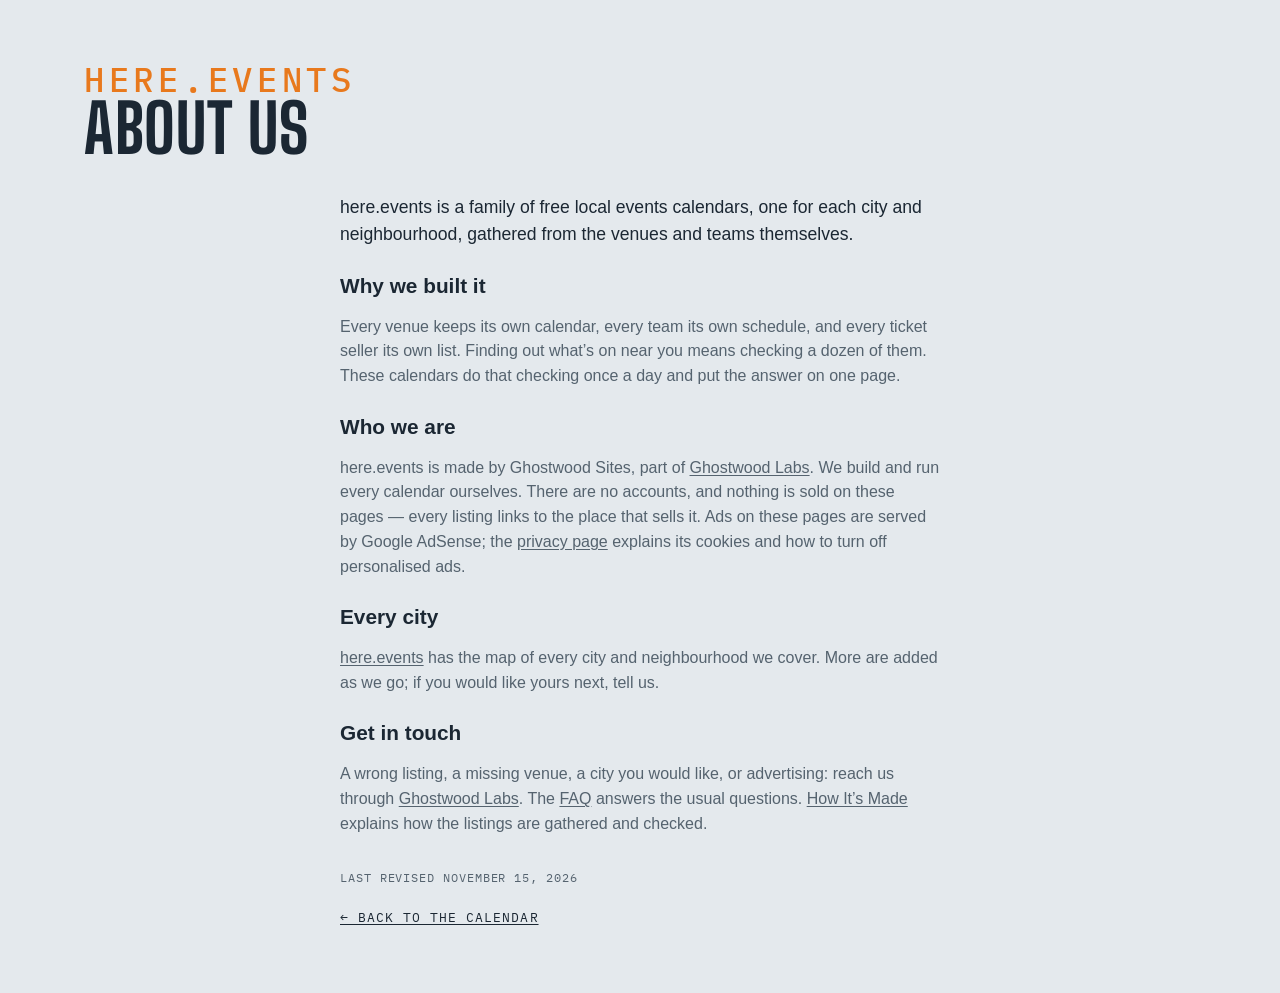
<file: site/about.html>
<!DOCTYPE html>
<html lang="en">
<head>
<meta charset="utf-8">
<meta name="viewport" content="width=device-width, initial-scale=1, viewport-fit=cover">
<meta name="theme-color" media="(prefers-color-scheme: light)" content="#edf1f4">
<meta name="theme-color" media="(prefers-color-scheme: dark)" content="#141a20">
<script>
  try {
    var t = localStorage.getItem('lqa-theme');
    var PHONE = '(max-width: 640px), (pointer: coarse) and (max-height: 500px)';
    if ((t === 'light' || t === 'dark') && !matchMedia(PHONE).matches) document.documentElement.dataset.theme = t;
  } catch (e) { /* no storage — system it is */ }
</script>
<title>About Us — here.events</title>
<meta name="description" content="About here.events: free local events calendars for each city and neighbourhood, gathered from the venues and teams themselves.">
<link rel="canonical" href="https://seattle.here.events/about.html">
<link rel="icon" href="favicon.svg" type="image/svg+xml">
<link rel="preconnect" href="https://fonts.googleapis.com">
<link rel="preconnect" href="https://fonts.gstatic.com" crossorigin>
<link href="https://fonts.googleapis.com/css2?family=Big+Shoulders:opsz,wght@10..72,500;10..72,700&family=IBM+Plex+Mono:wght@400;500&display=swap" rel="stylesheet">
<link rel="stylesheet" href="styles.css?v=__V__">
<script src="city.js?v=__V__"></script>
</head>
<body>

<!-- the Ghostwood Labs mark, drawn once; the masthead and the footer <use> it -->
<svg width="0" height="0" style="position:absolute" aria-hidden="true">
  <symbol id="gw-mark" viewBox="0 0 576 576">
    <g fill="none" stroke="currentColor" stroke-width="24" stroke-linecap="round" stroke-linejoin="round">
      <path d="M300.19 51.03A26 26 0 0 1 275.81 51.03L235.63 29.71A26 26 0 0 0 210.57 30.08L103.63 91.02A26 26 0 0 0 90.5 113.61L90.5 161.4A26 26 0 0 1 77.38 183.98L39.62 205.52A26 26 0 0 0 26.5 228.1L26.5 347.9A26 26 0 0 0 39.62 370.48L77.38 392.02A26 26 0 0 1 90.5 414.6L90.5 462.39A26 26 0 0 0 103.63 484.98L210.57 545.92A26 26 0 0 0 235.63 546.29L275.81 524.97A26 26 0 0 1 300.19 524.97L340.37 546.29A26 26 0 0 0 365.43 545.92L472.37 484.98A26 26 0 0 0 485.5 462.39L485.5 414.6A26 26 0 0 1 498.62 392.02L536.38 370.48A26 26 0 0 0 549.5 347.9L549.5 228.1A26 26 0 0 0 536.38 205.52L498.62 183.98A26 26 0 0 1 485.5 161.4L485.5 113.61A26 26 0 0 0 472.37 91.02L365.43 30.08A26 26 0 0 0 340.37 29.71L300.19 51.03Z"/>
      <path d="M288 57.5L288 177.5"/>
      <path d="M288 518.5L288 403.5"/>
      <path d="M90.5 176.5L144.63 204.58A26 26 0 0 0 169.19 204.26L209.58 181.92A26 26 0 0 0 223 159.17L223 101.5L158.5 137.5"/>
      <path d="M485.5 176.5L431.37 204.58A26 26 0 0 1 406.81 204.26L366.42 181.92A26 26 0 0 1 353 159.17L353 101.5L417.5 137.5"/>
      <path d="M157 211L157 287.5"/>
      <path d="M419 211L419 287.5"/>
      <path d="M90.5 399.5L144.63 371.42A26 26 0 0 1 169.19 371.74L209.58 394.08A26 26 0 0 1 223 416.83L223 474.5L158.5 438.5"/>
      <path d="M485.5 399.5L431.37 371.42A26 26 0 0 0 406.81 371.74L366.42 394.08A26 26 0 0 0 353 416.83L353 474.5L417.5 438.5"/>
      <path d="M26.5 288L92 325.5L92 250.5"/>
      <path d="M549.5 288L484 325.5L484 250.5"/>
    </g>
  </symbol>
</svg>

<!-- About us (Steve, 2026-10-29: "Create an about us section just to the left of FAQ, make it work
     the same"): one shared page for every city, word for word, like the FAQ. Styled by .ad-page. -->
<header class="masthead">
  <div class="masthead-text">
    <p class="eyebrow">here.events</p>
    <h1>About Us</h1>
  </div>
</header>
<main class="ad-page about-page">
  <p class="ad-lead">here.events is a family of free local events calendars, one for each city and neighbourhood, gathered from the venues and teams themselves.</p>

  <h2>Why we built it</h2>
  <p>Every venue keeps its own calendar, every team its own schedule, and every ticket seller its own list. Finding out what’s on near you means checking a dozen of them. These calendars do that checking once a day and put the answer on one page.</p>

  <h2>Who we are</h2>
  <p>here.events is made by Ghostwood Sites, part of <a href="https://ghostwoodlabs.com/" rel="noopener">Ghostwood Labs</a>. We build and run every calendar ourselves. There are no accounts, and nothing is sold on these pages — every listing links to the place that sells it. Ads on these pages are served by Google AdSense; the <a href="https://here.events/privacy/">privacy page</a> explains its cookies and how to turn off personalised ads.</p>

  <h2>Every city</h2>
  <p><a href="https://here.events/">here.events</a> has the map of every city and neighbourhood we cover. More are added as we go; if you would like yours next, tell us.</p>

  <h2>Get in touch</h2>
  <p>A wrong listing, a missing venue, a city you would like, or advertising: reach us through <a href="https://ghostwoodlabs.com/" rel="noopener">Ghostwood Labs</a>. The <a href="faq.html">FAQ</a> answers the usual questions. <a href="how.html">How It’s Made</a> explains how the listings are gathered and checked.</p>

  <p class="ad-revised">Last revised <time datetime="2026-11-15">November 15, 2026</time></p>
  <a class="ad-back" href="./">← Back to the calendar</a>
</main>
</body>
</html>
</file>
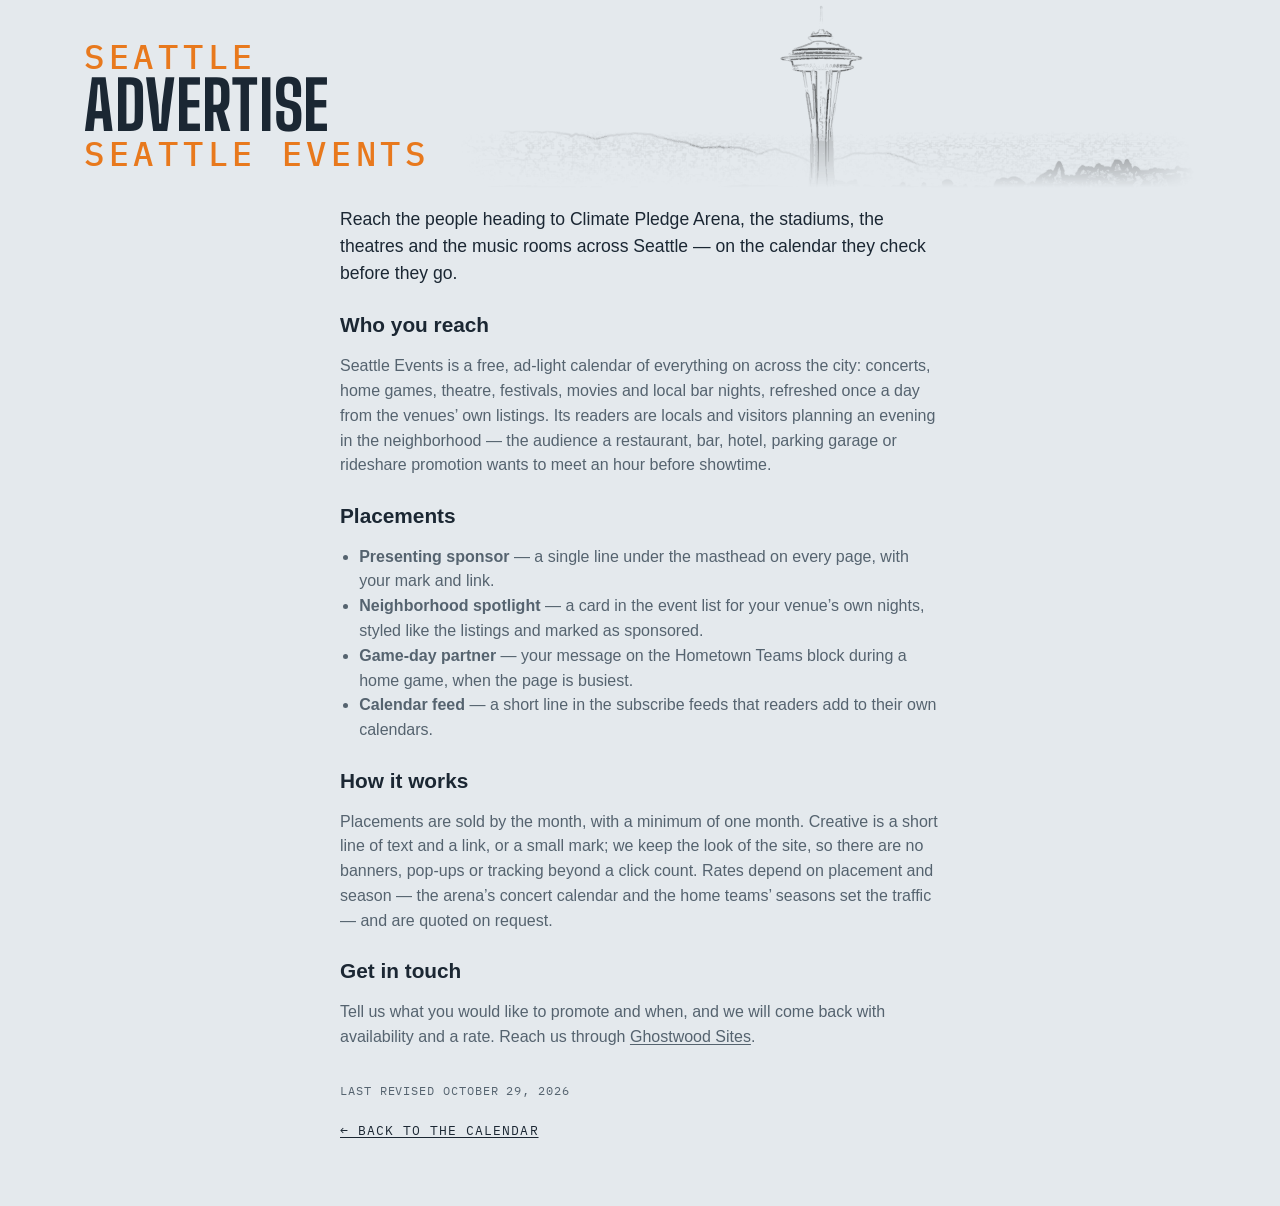
<file: site/advertise.html>
<!DOCTYPE html>
<html lang="en">
<head>
<meta charset="utf-8">
<meta name="viewport" content="width=device-width, initial-scale=1, viewport-fit=cover">
<meta name="theme-color" media="(prefers-color-scheme: light)" content="#edf1f4">
<meta name="theme-color" media="(prefers-color-scheme: dark)" content="#141a20">
<script>
  try {
    var t = localStorage.getItem('lqa-theme');
    var PHONE = '(max-width: 640px), (pointer: coarse) and (max-height: 500px)';
    if ((t === 'light' || t === 'dark') && !matchMedia(PHONE).matches) document.documentElement.dataset.theme = t;
  } catch (e) { /* no storage — system it is */ }
</script>
<title>Advertise — Seattle Events</title>
<meta name="description" content="Advertising on the Seattle events calendar: placements, audience and how to get in touch.">
<meta name="robots" content="noindex">
<link rel="icon" href="favicon.svg" type="image/svg+xml">
<link rel="preconnect" href="https://fonts.googleapis.com">
<link rel="preconnect" href="https://fonts.gstatic.com" crossorigin>
<link href="https://fonts.googleapis.com/css2?family=Big+Shoulders:opsz,wght@10..72,500;10..72,700&family=IBM+Plex+Mono:wght@400;500&display=swap" rel="stylesheet">
<link rel="stylesheet" href="styles.css?v=__V__">
</head>
<body>

<!-- the Ghostwood Labs mark, drawn once; the masthead and the footer <use> it -->
<svg width="0" height="0" style="position:absolute" aria-hidden="true">
  <symbol id="gw-mark" viewBox="0 0 576 576">
    <g fill="none" stroke="currentColor" stroke-width="24" stroke-linecap="round" stroke-linejoin="round">
      <path d="M300.19 51.03A26 26 0 0 1 275.81 51.03L235.63 29.71A26 26 0 0 0 210.57 30.08L103.63 91.02A26 26 0 0 0 90.5 113.61L90.5 161.4A26 26 0 0 1 77.38 183.98L39.62 205.52A26 26 0 0 0 26.5 228.1L26.5 347.9A26 26 0 0 0 39.62 370.48L77.38 392.02A26 26 0 0 1 90.5 414.6L90.5 462.39A26 26 0 0 0 103.63 484.98L210.57 545.92A26 26 0 0 0 235.63 546.29L275.81 524.97A26 26 0 0 1 300.19 524.97L340.37 546.29A26 26 0 0 0 365.43 545.92L472.37 484.98A26 26 0 0 0 485.5 462.39L485.5 414.6A26 26 0 0 1 498.62 392.02L536.38 370.48A26 26 0 0 0 549.5 347.9L549.5 228.1A26 26 0 0 0 536.38 205.52L498.62 183.98A26 26 0 0 1 485.5 161.4L485.5 113.61A26 26 0 0 0 472.37 91.02L365.43 30.08A26 26 0 0 0 340.37 29.71L300.19 51.03Z"/>
      <path d="M288 57.5L288 177.5"/>
      <path d="M288 518.5L288 403.5"/>
      <path d="M90.5 176.5L144.63 204.58A26 26 0 0 0 169.19 204.26L209.58 181.92A26 26 0 0 0 223 159.17L223 101.5L158.5 137.5"/>
      <path d="M485.5 176.5L431.37 204.58A26 26 0 0 1 406.81 204.26L366.42 181.92A26 26 0 0 1 353 159.17L353 101.5L417.5 137.5"/>
      <path d="M157 211L157 287.5"/>
      <path d="M419 211L419 287.5"/>
      <path d="M90.5 399.5L144.63 371.42A26 26 0 0 1 169.19 371.74L209.58 394.08A26 26 0 0 1 223 416.83L223 474.5L158.5 438.5"/>
      <path d="M485.5 399.5L431.37 371.42A26 26 0 0 0 406.81 371.74L366.42 394.08A26 26 0 0 0 353 416.83L353 474.5L417.5 438.5"/>
      <path d="M26.5 288L92 325.5L92 250.5"/>
      <path d="M549.5 288L484 325.5L484 250.5"/>
    </g>
  </symbol>
</svg>

<!-- Placeholder copy (Steve, 2026-09-15): standard advertising-sales text
     until the real terms exist. Styled by .ad-page in styles.css. -->
<header class="masthead">
  <div class="masthead-photo" aria-hidden="true"></div><!-- the calendar page's line drawing (see index.html for its source and credit) -->
  <div class="masthead-text">
    <p class="eyebrow">Seattle</p>
    <h1>Advertise</h1>
    <p class="eyebrow">Seattle Events</p>
  </div>
</header>
<main class="ad-page">
  <p class="ad-lead">Reach the people heading to Climate Pledge Arena, the stadiums, the theatres and the music rooms across Seattle — on the calendar they check before they go.</p>

  <h2>Who you reach</h2>
  <p>Seattle Events is a free, ad-light calendar of everything on across the city: concerts, home games, theatre, festivals, movies and local bar nights, refreshed once a day from the venues’ own listings. Its readers are locals and visitors planning an evening in the neighborhood — the audience a restaurant, bar, hotel, parking garage or rideshare promotion wants to meet an hour before showtime.</p>

  <h2>Placements</h2>
  <ul>
    <li><strong>Presenting sponsor</strong> — a single line under the masthead on every page, with your mark and link.</li>
    <li><strong>Neighborhood spotlight</strong> — a card in the event list for your venue’s own nights, styled like the listings and marked as sponsored.</li>
    <li><strong>Game-day partner</strong> — your message on the Hometown Teams block during a home game, when the page is busiest.</li>
    <li><strong>Calendar feed</strong> — a short line in the subscribe feeds that readers add to their own calendars.</li>
  </ul>

  <h2>How it works</h2>
  <p>Placements are sold by the month, with a minimum of one month. Creative is a short line of text and a link, or a small mark; we keep the look of the site, so there are no banners, pop-ups or tracking beyond a click count. Rates depend on placement and season — the arena’s concert calendar and the home teams’ seasons set the traffic — and are quoted on request.</p>

  <h2>Get in touch</h2>
  <p>Tell us what you would like to promote and when, and we will come back with availability and a rate. Reach us through <a href="https://fosdal.net/" rel="noopener">Ghostwood Sites</a>.</p>

  <p class="ad-revised">Last revised <time datetime="2026-10-29">October 29, 2026</time></p>
  <a class="ad-back" href="./">← Back to the calendar</a>
</main>
</body>
</html>
</file>
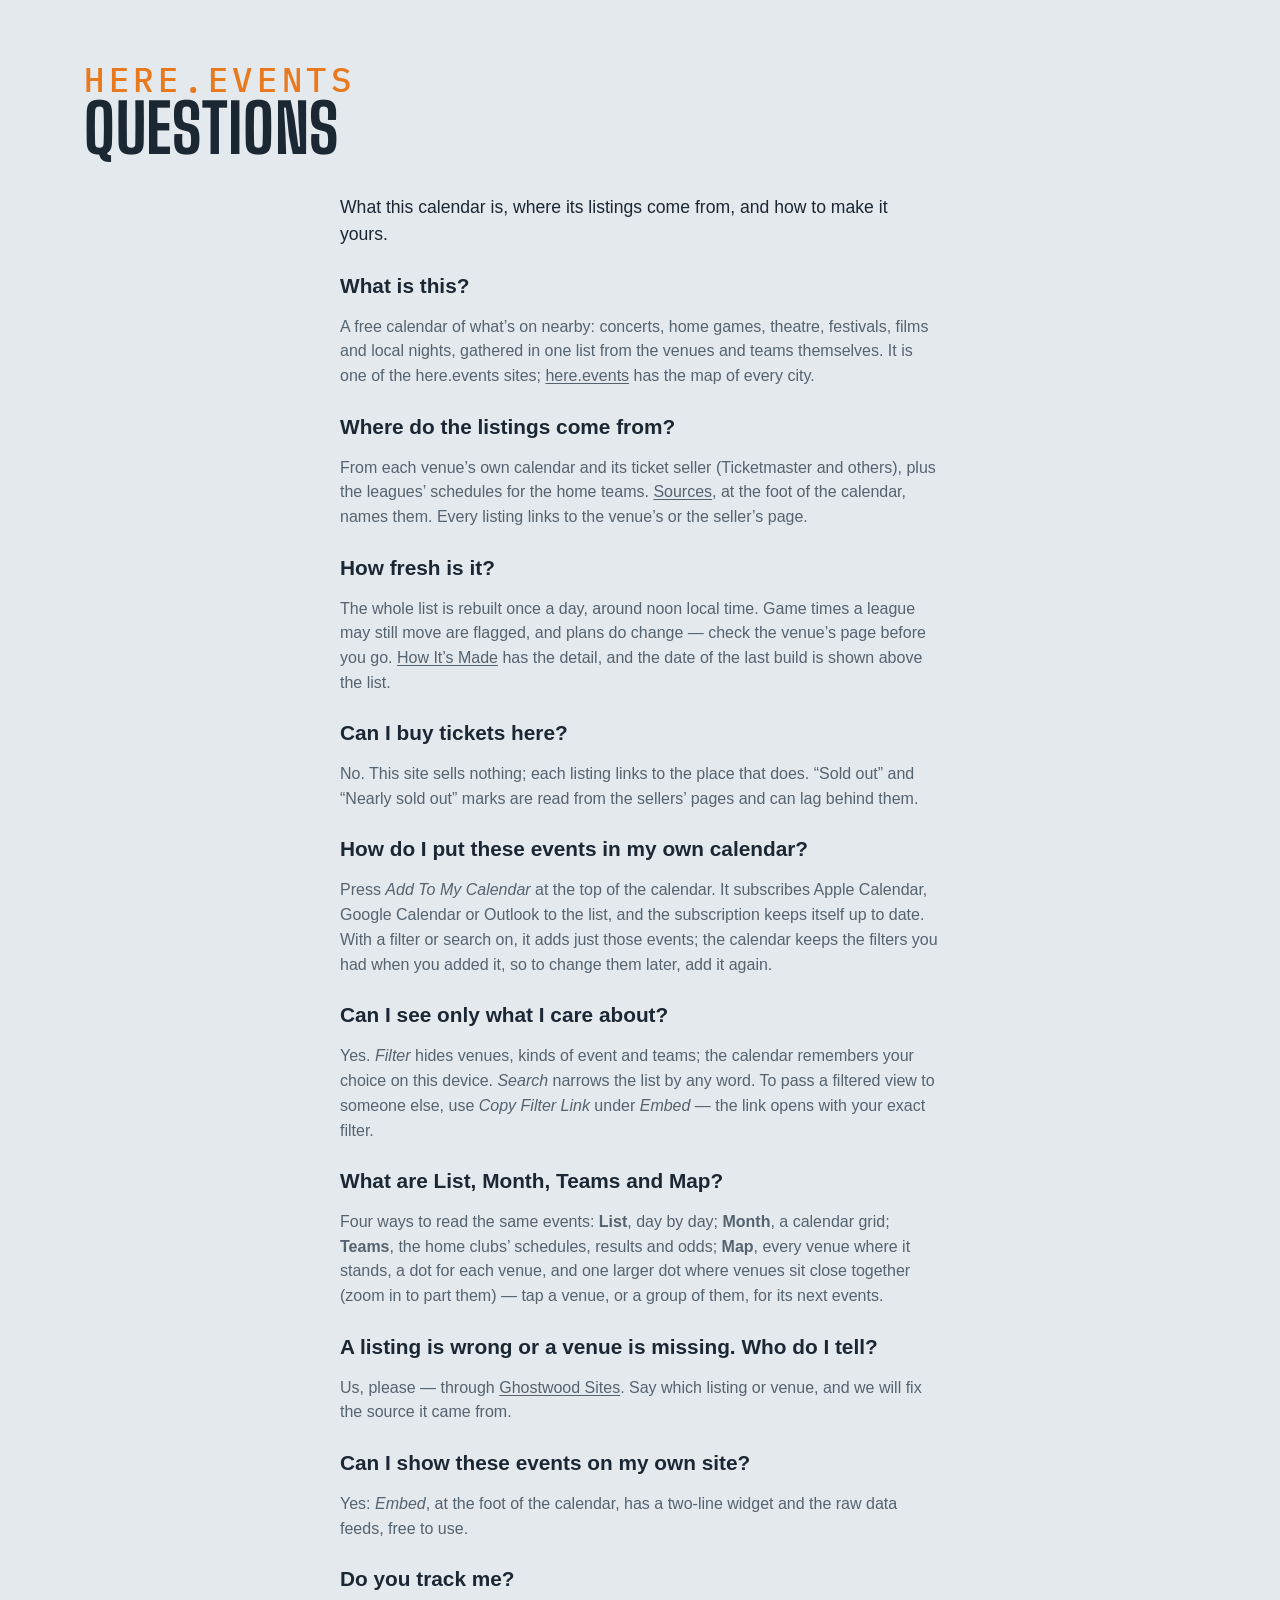
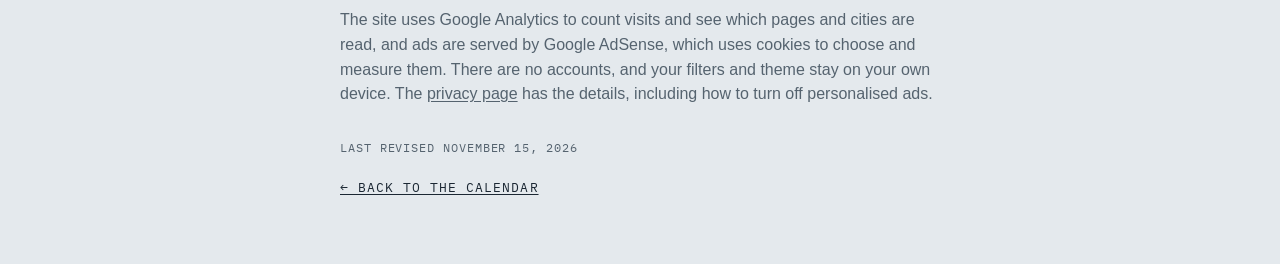
<file: site/faq.html>
<!DOCTYPE html>
<html lang="en">
<head>
<meta charset="utf-8">
<meta name="viewport" content="width=device-width, initial-scale=1, viewport-fit=cover">
<meta name="theme-color" media="(prefers-color-scheme: light)" content="#edf1f4">
<meta name="theme-color" media="(prefers-color-scheme: dark)" content="#141a20">
<script>
  try {
    var t = localStorage.getItem('lqa-theme');
    var PHONE = '(max-width: 640px), (pointer: coarse) and (max-height: 500px)';
    if ((t === 'light' || t === 'dark') && !matchMedia(PHONE).matches) document.documentElement.dataset.theme = t;
  } catch (e) { /* no storage — system it is */ }
</script>
<title>Questions — here.events</title>
<meta name="description" content="Questions about this events calendar: where the listings come from, how fresh they are, and how to put them in your own calendar.">
<link rel="canonical" href="https://seattle.here.events/faq.html">
<link rel="icon" href="favicon.svg" type="image/svg+xml">
<link rel="preconnect" href="https://fonts.googleapis.com">
<link rel="preconnect" href="https://fonts.gstatic.com" crossorigin>
<link href="https://fonts.googleapis.com/css2?family=Big+Shoulders:opsz,wght@10..72,500;10..72,700&family=IBM+Plex+Mono:wght@400;500&display=swap" rel="stylesheet">
<link rel="stylesheet" href="styles.css?v=__V__">
<script src="city.js?v=__V__"></script>
</head>
<body>

<!-- the Ghostwood Labs mark, drawn once; the masthead and the footer <use> it -->
<svg width="0" height="0" style="position:absolute" aria-hidden="true">
  <symbol id="gw-mark" viewBox="0 0 576 576">
    <g fill="none" stroke="currentColor" stroke-width="24" stroke-linecap="round" stroke-linejoin="round">
      <path d="M300.19 51.03A26 26 0 0 1 275.81 51.03L235.63 29.71A26 26 0 0 0 210.57 30.08L103.63 91.02A26 26 0 0 0 90.5 113.61L90.5 161.4A26 26 0 0 1 77.38 183.98L39.62 205.52A26 26 0 0 0 26.5 228.1L26.5 347.9A26 26 0 0 0 39.62 370.48L77.38 392.02A26 26 0 0 1 90.5 414.6L90.5 462.39A26 26 0 0 0 103.63 484.98L210.57 545.92A26 26 0 0 0 235.63 546.29L275.81 524.97A26 26 0 0 1 300.19 524.97L340.37 546.29A26 26 0 0 0 365.43 545.92L472.37 484.98A26 26 0 0 0 485.5 462.39L485.5 414.6A26 26 0 0 1 498.62 392.02L536.38 370.48A26 26 0 0 0 549.5 347.9L549.5 228.1A26 26 0 0 0 536.38 205.52L498.62 183.98A26 26 0 0 1 485.5 161.4L485.5 113.61A26 26 0 0 0 472.37 91.02L365.43 30.08A26 26 0 0 0 340.37 29.71L300.19 51.03Z"/>
      <path d="M288 57.5L288 177.5"/>
      <path d="M288 518.5L288 403.5"/>
      <path d="M90.5 176.5L144.63 204.58A26 26 0 0 0 169.19 204.26L209.58 181.92A26 26 0 0 0 223 159.17L223 101.5L158.5 137.5"/>
      <path d="M485.5 176.5L431.37 204.58A26 26 0 0 1 406.81 204.26L366.42 181.92A26 26 0 0 1 353 159.17L353 101.5L417.5 137.5"/>
      <path d="M157 211L157 287.5"/>
      <path d="M419 211L419 287.5"/>
      <path d="M90.5 399.5L144.63 371.42A26 26 0 0 1 169.19 371.74L209.58 394.08A26 26 0 0 1 223 416.83L223 474.5L158.5 438.5"/>
      <path d="M485.5 399.5L431.37 371.42A26 26 0 0 0 406.81 371.74L366.42 394.08A26 26 0 0 0 353 416.83L353 474.5L417.5 438.5"/>
      <path d="M26.5 288L92 325.5L92 250.5"/>
      <path d="M549.5 288L484 325.5L484 250.5"/>
    </g>
  </symbol>
</svg>

<!-- The FAQ (Steve, 2026-10-28, queued "creating a FAQ page"): one shared page for
     every city, word for word, "here.events" over the heading on every site (Steve,
     2026-10-29: "FAQ doesn't need the city/neighboorhood"). Styled by .ad-page in styles.css, like Advertise. -->
<header class="masthead">
  <div class="masthead-text">
    <p class="eyebrow">here.events</p>
    <h1>Questions</h1>
  </div>
</header>
<main class="ad-page faq-page">
  <p class="ad-lead">What this calendar is, where its listings come from, and how to make it yours.</p>

  <h2>What is this?</h2>
  <p>A free calendar of what’s on nearby: concerts, home games, theatre, festivals, films and local nights, gathered in one list from the venues and teams themselves. It is one of the here.events sites; <a href="https://here.events/">here.events</a> has the map of every city.</p>

  <h2>Where do the listings come from?</h2>
  <p>From each venue’s own calendar and its ticket seller (Ticketmaster and others), plus the leagues’ schedules for the home teams. <a href="sources.html">Sources</a>, at the foot of the calendar, names them. Every listing links to the venue’s or the seller’s page.</p>

  <h2>How fresh is it?</h2>
  <p>The whole list is rebuilt once a day, around noon local time. Game times a league may still move are flagged, and plans do change — check the venue’s page before you go. <a href="how.html">How It’s Made</a> has the detail, and the date of the last build is shown above the list.</p>

  <h2>Can I buy tickets here?</h2>
  <p>No. This site sells nothing; each listing links to the place that does. “Sold out” and “Nearly sold out” marks are read from the sellers’ pages and can lag behind them.</p>

  <h2>How do I put these events in my own calendar?</h2>
  <p>Press <em>Add To My Calendar</em> at the top of the calendar. It subscribes Apple Calendar, Google Calendar or Outlook to the list, and the subscription keeps itself up to date. With a filter or search on, it adds just those events; the calendar keeps the filters you had when you added it, so to change them later, add it again.</p>

  <h2>Can I see only what I care about?</h2>
  <p>Yes. <em>Filter</em> hides venues, kinds of event and teams; the calendar remembers your choice on this device. <em>Search</em> narrows the list by any word. To pass a filtered view to someone else, use <em>Copy Filter Link</em> under <em>Embed</em> — the link opens with your exact filter.</p>

  <h2>What are List, Month, Teams and Map?</h2>
  <p>Four ways to read the same events: <strong>List</strong>, day by day; <strong>Month</strong>, a calendar grid; <strong>Teams</strong>, the home clubs’ schedules, results and odds; <strong>Map</strong>, every venue where it stands, a dot for each venue, and one larger dot where venues sit close together (zoom in to part them) — tap a venue, or a group of them, for its next events.</p>

  <h2>A listing is wrong or a venue is missing. Who do I tell?</h2>
  <p>Us, please — through <a href="https://ghostwoodlabs.com/" rel="noopener">Ghostwood Sites</a>. Say which listing or venue, and we will fix the source it came from.</p>

  <h2>Can I show these events on my own site?</h2>
  <p>Yes: <em>Embed</em>, at the foot of the calendar, has a two-line widget and the raw data feeds, free to use.</p>

  <h2>Do you track me?</h2>
  <p>The site uses Google Analytics to count visits and see which pages and cities are read, and ads are served by Google AdSense, which uses cookies to choose and measure them. There are no accounts, and your filters and theme stay on your own device. The <a href="https://here.events/privacy/">privacy page</a> has the details, including how to turn off personalised ads.</p>

  <p class="ad-revised">Last revised <time datetime="2026-11-15">November 15, 2026</time></p>
  <a class="ad-back" href="./">← Back to the calendar</a>
</main>
</body>
</html>
</file>
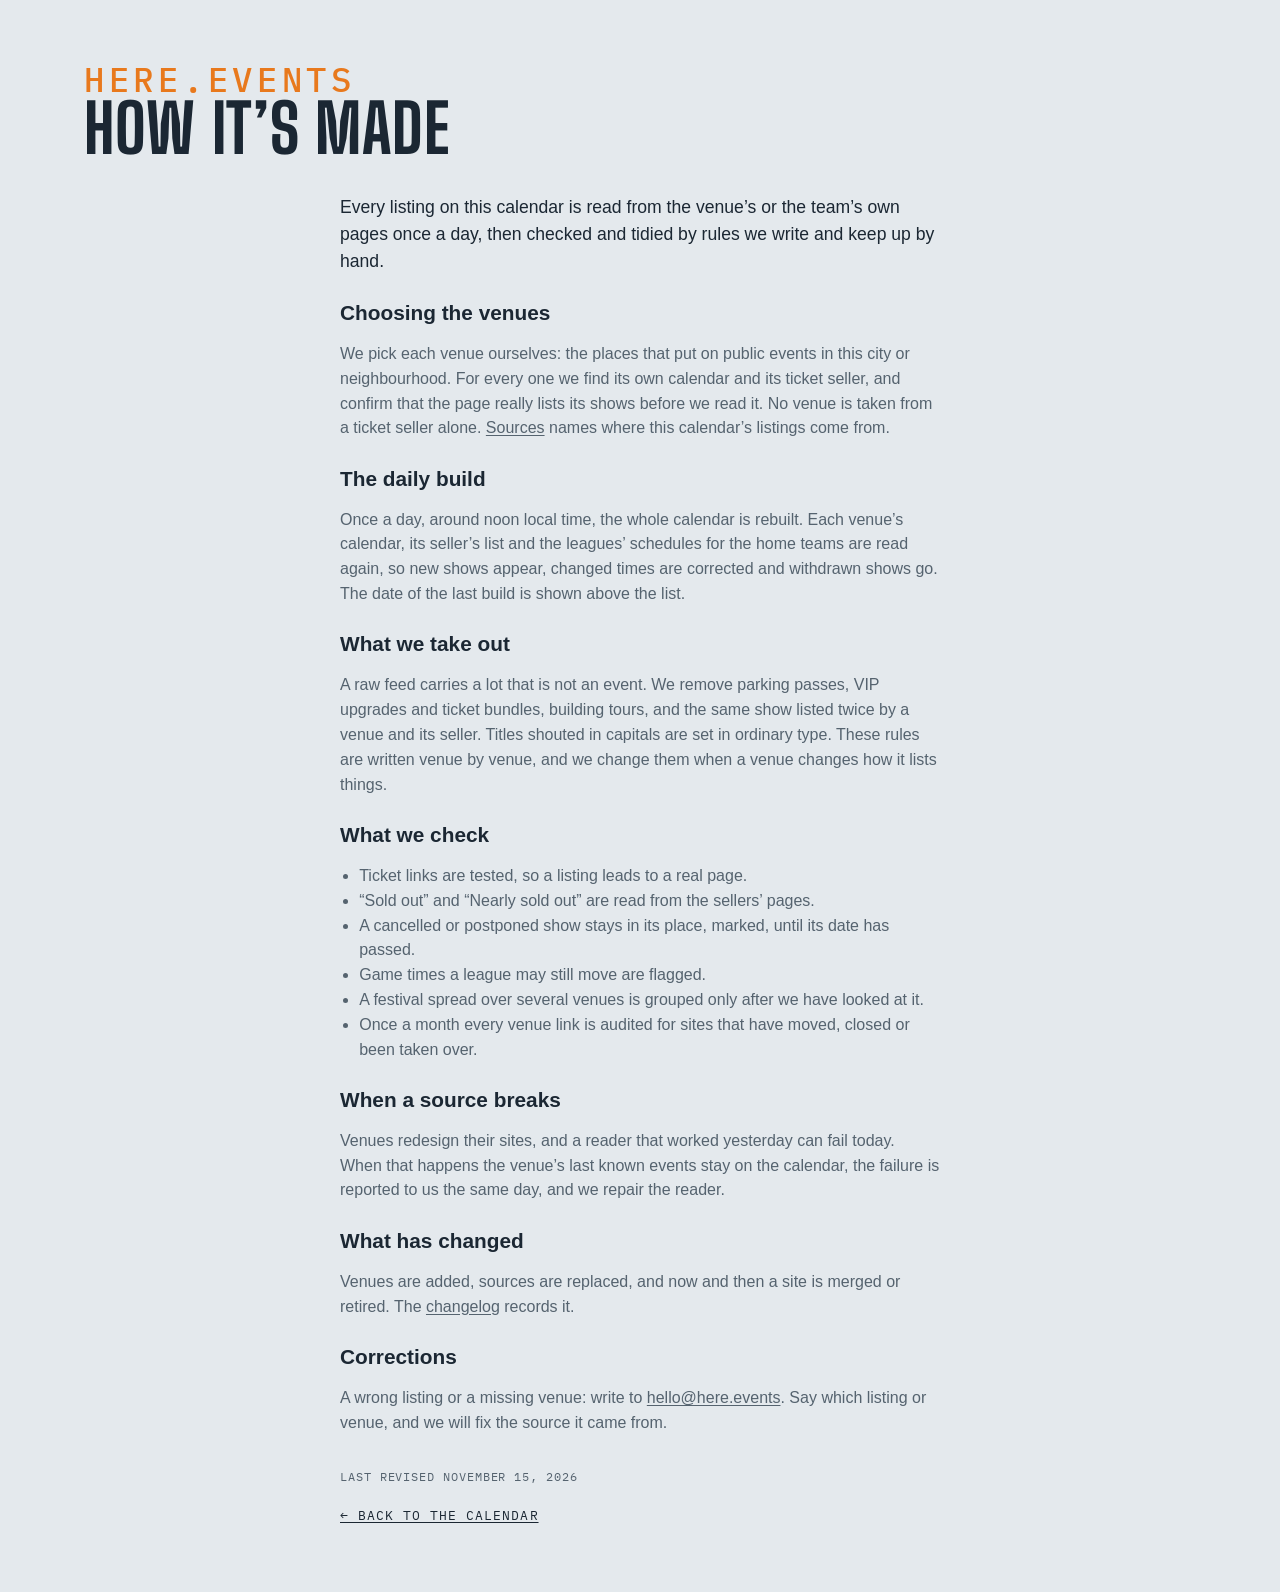
<file: site/how.html>
<!DOCTYPE html>
<html lang="en">
<head>
<meta charset="utf-8">
<meta name="viewport" content="width=device-width, initial-scale=1, viewport-fit=cover">
<meta name="theme-color" media="(prefers-color-scheme: light)" content="#edf1f4">
<meta name="theme-color" media="(prefers-color-scheme: dark)" content="#141a20">
<script>
  try {
    var t = localStorage.getItem('lqa-theme');
    var PHONE = '(max-width: 640px), (pointer: coarse) and (max-height: 500px)';
    if ((t === 'light' || t === 'dark') && !matchMedia(PHONE).matches) document.documentElement.dataset.theme = t;
  } catch (e) {}
</script>
<title>How This Calendar Is Made — here.events</title>
<meta name="description" content="How the here.events calendars are made: which venues are chosen, what is read each day, what is taken out by hand, and what is checked before a listing is published.">
<link rel="canonical" href="https://seattle.here.events/how.html">
<link rel="icon" href="favicon.svg" type="image/svg+xml">
<link rel="preconnect" href="https://fonts.googleapis.com">
<link rel="preconnect" href="https://fonts.gstatic.com" crossorigin>
<link href="https://fonts.googleapis.com/css2?family=Big+Shoulders:opsz,wght@10..72,500;10..72,700&family=IBM+Plex+Mono:wght@400;500&display=swap" rel="stylesheet">
<link rel="stylesheet" href="styles.css?v=__V__">
<script src="city.js?v=__V__"></script>
</head>
<body>

<svg width="0" height="0" style="position:absolute" aria-hidden="true">
  <symbol id="gw-mark" viewBox="0 0 576 576">
    <g fill="none" stroke="currentColor" stroke-width="24" stroke-linecap="round" stroke-linejoin="round">
      <path d="M300.19 51.03A26 26 0 0 1 275.81 51.03L235.63 29.71A26 26 0 0 0 210.57 30.08L103.63 91.02A26 26 0 0 0 90.5 113.61L90.5 161.4A26 26 0 0 1 77.38 183.98L39.62 205.52A26 26 0 0 0 26.5 228.1L26.5 347.9A26 26 0 0 0 39.62 370.48L77.38 392.02A26 26 0 0 1 90.5 414.6L90.5 462.39A26 26 0 0 0 103.63 484.98L210.57 545.92A26 26 0 0 0 235.63 546.29L275.81 524.97A26 26 0 0 1 300.19 524.97L340.37 546.29A26 26 0 0 0 365.43 545.92L472.37 484.98A26 26 0 0 0 485.5 462.39L485.5 414.6A26 26 0 0 1 498.62 392.02L536.38 370.48A26 26 0 0 0 549.5 347.9L549.5 228.1A26 26 0 0 0 536.38 205.52L498.62 183.98A26 26 0 0 1 485.5 161.4L485.5 113.61A26 26 0 0 0 472.37 91.02L365.43 30.08A26 26 0 0 0 340.37 29.71L300.19 51.03Z"/>
      <path d="M288 57.5L288 177.5"/>
      <path d="M288 518.5L288 403.5"/>
      <path d="M90.5 176.5L144.63 204.58A26 26 0 0 0 169.19 204.26L209.58 181.92A26 26 0 0 0 223 159.17L223 101.5L158.5 137.5"/>
      <path d="M485.5 176.5L431.37 204.58A26 26 0 0 1 406.81 204.26L366.42 181.92A26 26 0 0 1 353 159.17L353 101.5L417.5 137.5"/>
      <path d="M157 211L157 287.5"/>
      <path d="M419 211L419 287.5"/>
      <path d="M90.5 399.5L144.63 371.42A26 26 0 0 1 169.19 371.74L209.58 394.08A26 26 0 0 1 223 416.83L223 474.5L158.5 438.5"/>
      <path d="M485.5 399.5L431.37 371.42A26 26 0 0 0 406.81 371.74L366.42 394.08A26 26 0 0 0 353 416.83L353 474.5L417.5 438.5"/>
      <path d="M26.5 288L92 325.5L92 250.5"/>
      <path d="M549.5 288L484 325.5L484 250.5"/>
    </g>
  </symbol>
</svg>

<header class="masthead">
  <div class="masthead-text">
    <p class="eyebrow">here.events</p>
    <h1>How It’s Made</h1>
  </div>
</header>
<main class="ad-page how-page">
  <p class="ad-lead">Every listing on this calendar is read from the venue’s or the team’s own pages once a day, then checked and tidied by rules we write and keep up by hand.</p>

  <h2>Choosing the venues</h2>
  <p>We pick each venue ourselves: the places that put on public events in this city or neighbourhood. For every one we find its own calendar and its ticket seller, and confirm that the page really lists its shows before we read it. No venue is taken from a ticket seller alone. <a href="sources.html">Sources</a> names where this calendar’s listings come from.</p>

  <h2>The daily build</h2>
  <p>Once a day, around noon local time, the whole calendar is rebuilt. Each venue’s calendar, its seller’s list and the leagues’ schedules for the home teams are read again, so new shows appear, changed times are corrected and withdrawn shows go. The date of the last build is shown above the list.</p>

  <h2>What we take out</h2>
  <p>A raw feed carries a lot that is not an event. We remove parking passes, VIP upgrades and ticket bundles, building tours, and the same show listed twice by a venue and its seller. Titles shouted in capitals are set in ordinary type. These rules are written venue by venue, and we change them when a venue changes how it lists things.</p>

  <h2>What we check</h2>
  <ul>
    <li>Ticket links are tested, so a listing leads to a real page.</li>
    <li>“Sold out” and “Nearly sold out” are read from the sellers’ pages.</li>
    <li>A cancelled or postponed show stays in its place, marked, until its date has passed.</li>
    <li>Game times a league may still move are flagged.</li>
    <li>A festival spread over several venues is grouped only after we have looked at it.</li>
    <li>Once a month every venue link is audited for sites that have moved, closed or been taken over.</li>
  </ul>

  <h2>When a source breaks</h2>
  <p>Venues redesign their sites, and a reader that worked yesterday can fail today. When that happens the venue’s last known events stay on the calendar, the failure is reported to us the same day, and we repair the reader.</p>

  <h2>What has changed</h2>
  <p>Venues are added, sources are replaced, and now and then a site is merged or retired. The <a href="https://here.events/changelog/">changelog</a> records it.</p>

  <h2>Corrections</h2>
  <p>A wrong listing or a missing venue: write to <a href="mailto:hello@here.events">hello@here.events</a>. Say which listing or venue, and we will fix the source it came from.</p>

  <p class="ad-revised">Last revised <time datetime="2026-11-15">November 15, 2026</time></p>
  <a class="ad-back" href="./">← Back to the calendar</a>
</main>
</body>
</html>
</file>
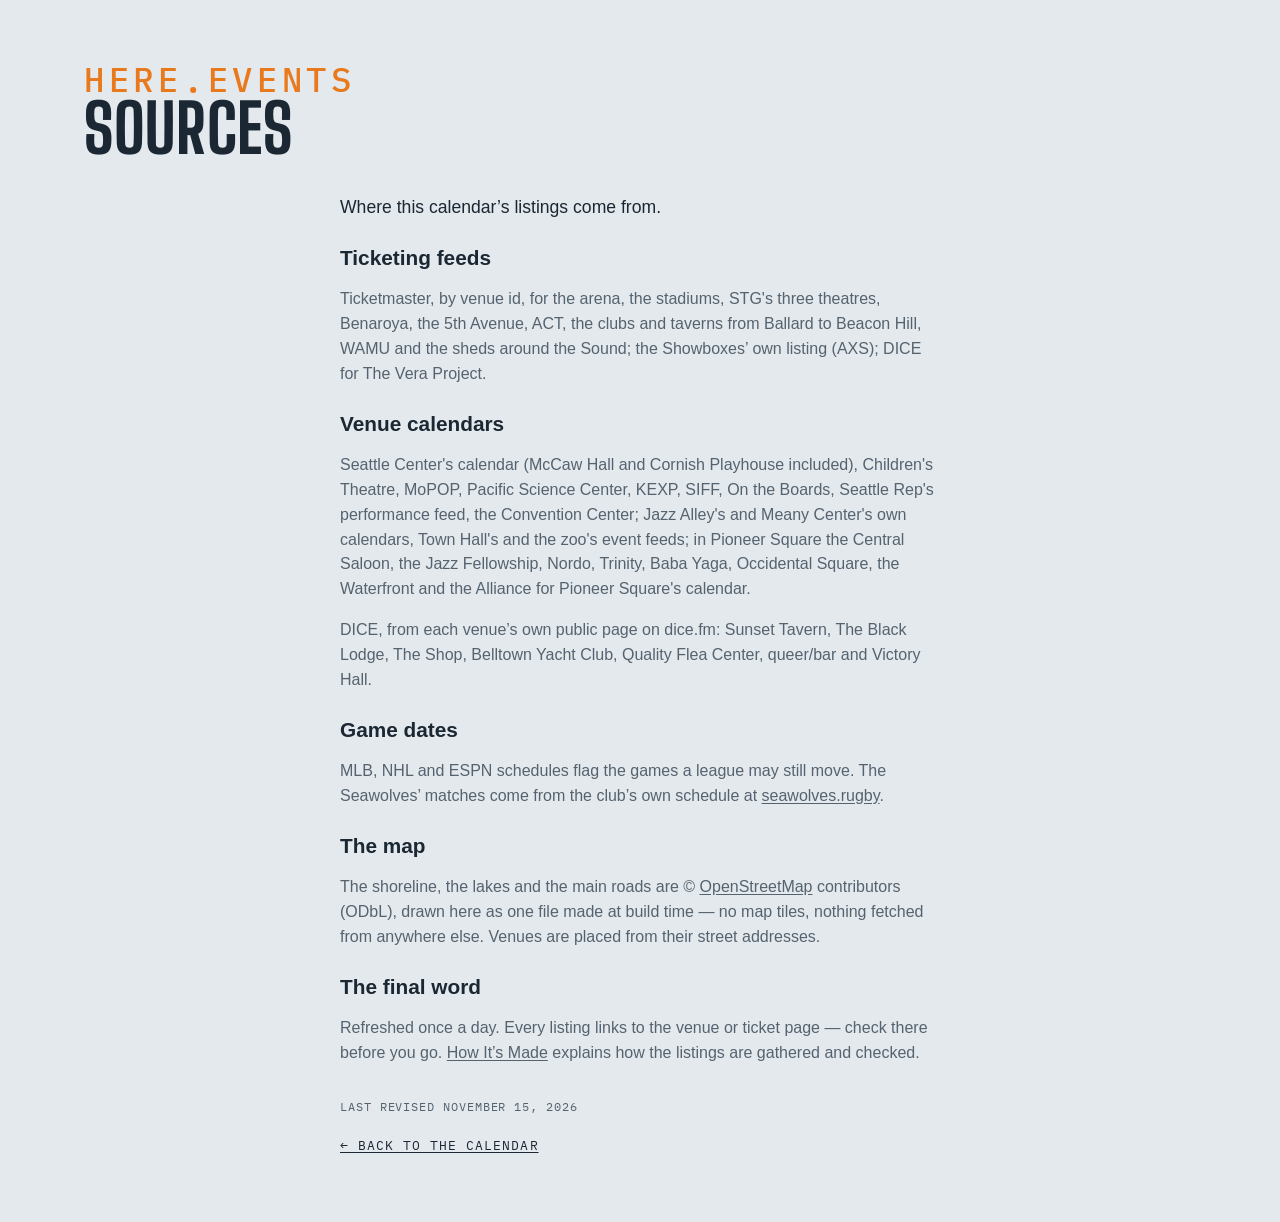
<file: site/sources.html>
<!DOCTYPE html>
<html lang="en">
<head>
<meta charset="utf-8">
<meta name="viewport" content="width=device-width, initial-scale=1, viewport-fit=cover">
<meta name="theme-color" media="(prefers-color-scheme: light)" content="#edf1f4">
<meta name="theme-color" media="(prefers-color-scheme: dark)" content="#141a20">
<script>
  try {
    var t = localStorage.getItem('lqa-theme');
    var PHONE = '(max-width: 640px), (pointer: coarse) and (max-height: 500px)';
    if ((t === 'light' || t === 'dark') && !matchMedia(PHONE).matches) document.documentElement.dataset.theme = t;
  } catch (e) { /* no storage — system it is */ }
</script>
<title>Sources — here.events</title>
<meta name="description" content="Where this events calendar’s listings come from: the ticket sellers, the venues’ own calendars and the leagues’ schedules.">
<link rel="icon" href="favicon.svg" type="image/svg+xml">
<link rel="preconnect" href="https://fonts.googleapis.com">
<link rel="preconnect" href="https://fonts.gstatic.com" crossorigin>
<link href="https://fonts.googleapis.com/css2?family=Big+Shoulders:opsz,wght@10..72,500;10..72,700&family=IBM+Plex+Mono:wght@400;500&display=swap" rel="stylesheet">
<link rel="stylesheet" href="styles.css?v=__V__">
<script src="city.js?v=__V__"></script>
</head>
<body>

<!-- the Ghostwood Labs mark, drawn once; the masthead and the footer <use> it -->
<svg width="0" height="0" style="position:absolute" aria-hidden="true">
  <symbol id="gw-mark" viewBox="0 0 576 576">
    <g fill="none" stroke="currentColor" stroke-width="24" stroke-linecap="round" stroke-linejoin="round">
      <path d="M300.19 51.03A26 26 0 0 1 275.81 51.03L235.63 29.71A26 26 0 0 0 210.57 30.08L103.63 91.02A26 26 0 0 0 90.5 113.61L90.5 161.4A26 26 0 0 1 77.38 183.98L39.62 205.52A26 26 0 0 0 26.5 228.1L26.5 347.9A26 26 0 0 0 39.62 370.48L77.38 392.02A26 26 0 0 1 90.5 414.6L90.5 462.39A26 26 0 0 0 103.63 484.98L210.57 545.92A26 26 0 0 0 235.63 546.29L275.81 524.97A26 26 0 0 1 300.19 524.97L340.37 546.29A26 26 0 0 0 365.43 545.92L472.37 484.98A26 26 0 0 0 485.5 462.39L485.5 414.6A26 26 0 0 1 498.62 392.02L536.38 370.48A26 26 0 0 0 549.5 347.9L549.5 228.1A26 26 0 0 0 536.38 205.52L498.62 183.98A26 26 0 0 1 485.5 161.4L485.5 113.61A26 26 0 0 0 472.37 91.02L365.43 30.08A26 26 0 0 0 340.37 29.71L300.19 51.03Z"/>
      <path d="M288 57.5L288 177.5"/>
      <path d="M288 518.5L288 403.5"/>
      <path d="M90.5 176.5L144.63 204.58A26 26 0 0 0 169.19 204.26L209.58 181.92A26 26 0 0 0 223 159.17L223 101.5L158.5 137.5"/>
      <path d="M485.5 176.5L431.37 204.58A26 26 0 0 1 406.81 204.26L366.42 181.92A26 26 0 0 1 353 159.17L353 101.5L417.5 137.5"/>
      <path d="M157 211L157 287.5"/>
      <path d="M419 211L419 287.5"/>
      <path d="M90.5 399.5L144.63 371.42A26 26 0 0 1 169.19 371.74L209.58 394.08A26 26 0 0 1 223 416.83L223 474.5L158.5 438.5"/>
      <path d="M485.5 399.5L431.37 371.42A26 26 0 0 0 406.81 371.74L366.42 394.08A26 26 0 0 0 353 416.83L353 474.5L417.5 438.5"/>
      <path d="M26.5 288L92 325.5L92 250.5"/>
      <path d="M549.5 288L484 325.5L484 250.5"/>
    </g>
  </symbol>
</svg>

<!-- The sources (Steve, 2026-10-29: "make it work like FAQ"): moved here from the footer's
     floating panel. "here.events" over the heading like the FAQ, but the text below is this
     city's own — each city keeps its own sources.html. Styled by .ad-page in styles.css. -->
<header class="masthead">
  <div class="masthead-text">
    <p class="eyebrow">here.events</p>
    <h1>Sources</h1>
  </div>
</header>
<main class="ad-page sources-page">
  <p class="ad-lead">Where this calendar’s listings come from.</p>

  <h2>Ticketing feeds</h2>
  <p>Ticketmaster, by venue id, for the arena, the stadiums, STG's three theatres, Benaroya, the 5th Avenue, ACT, the clubs and taverns from Ballard to Beacon Hill, WAMU and the sheds around the Sound; the Showboxes’ own listing (AXS); DICE for The Vera Project.</p>

  <h2>Venue calendars</h2>
  <p>Seattle Center's calendar (McCaw Hall and Cornish Playhouse included), Children's Theatre, MoPOP, Pacific Science Center, KEXP, SIFF, On the Boards, Seattle Rep's performance feed, the Convention Center; Jazz Alley's and Meany Center's own calendars, Town Hall's and the zoo's event feeds; in Pioneer Square the Central Saloon, the Jazz Fellowship, Nordo, Trinity, Baba Yaga, Occidental Square, the Waterfront and the Alliance for Pioneer Square's calendar.</p>
  <p>DICE, from each venue’s own public page on dice.fm: Sunset Tavern, The Black Lodge, The Shop, Belltown Yacht Club, Quality Flea Center, queer/bar and Victory Hall.</p>

  <h2>Game dates</h2>
  <p>MLB, NHL and ESPN schedules flag the games a league may still move. The Seawolves’ matches come from the club’s own schedule at <a href="https://www.seawolves.rugby/schedule" target="_blank" rel="noopener">seawolves.rugby</a>.</p>

  <h2>The map</h2>
  <p>The shoreline, the lakes and the main roads are © <a href="https://www.openstreetmap.org/copyright" target="_blank" rel="noopener">OpenStreetMap</a> contributors (ODbL), drawn here as one file made at build time — no map tiles, nothing fetched from anywhere else. Venues are placed from their street addresses.</p>

  <h2>The final word</h2>
  <p>Refreshed once a day. Every listing links to the venue or ticket page — check there before you go. <a href="how.html">How It’s Made</a> explains how the listings are gathered and checked.</p>

  <p class="ad-revised">Last revised <time datetime="2026-11-15">November 15, 2026</time></p>
  <a class="ad-back" href="./">← Back to the calendar</a>
</main>
</body>
</html>
</file>
<file: site/styles.css>
/* Lower Queen Anne Events — overcast-sky palette, marquee display type. */

:root {
  --sky: #e4e9ed;        /* overcast paper (a step down from #edf1f4, Steve 2026-10-12: "a little less glaring") */
  --mist: #f7f9fb;       /* card surface (was pure white) */
  --ink: #1b2733;        /* Puget ink */
  --ink-soft: #55636f;
  --ink-bright: #1b2733; /* the logo: pure white in the dark palette, ink here */
  --line: #c3ccd4;
  --gold: #e8791d;       /* Space Needle "Galaxy Gold" */
  --gold-soft: #fbe9d8;
  /* Color coding is muted (a step back from the pure primaries) and each
     group keeps to its own family so a dot or stripe reads as what it is:
     venues are cool (blue → violet → teal), event types are warm (yellow →
     orange → red → pink). */
  /* venue hues (chips, grid ticks, agenda tags): a sweep from teal through
     blue and violet to magenta, neighbors alternating light and dark */
  /* all three families sit a step back from the pure primaries: the same
     hues, less glare, so the stripes and ticks read after the titles */
  --v-cornish: #1a9c6e;
  --v-cpa: #2f7fd6;
  --v-tmobile: #3aa8b8;
  --v-seactr: #4048c8;
  --v-lumen: #6b6fcf;
  --v-husky: #8a5fd0;
  --v-siff: #8f6fc9; --v-sifffc: #7d63b8; --v-siffdt: #6b58a6; /* SIFF Film Center and SIFF Cinema Downtown, shades off the Uptown (2026-10-31) */
  --v-vera: #7a3fc4;
  --v-otb: #c04fc0;
  --v-mccaw: #a32a7a;
  --v-scc: #4f7ca3;       /* Convention Center: steel blue, a step off the arena's */
  --v-sct: #2c8c9e; --v-mopop: #b34a9a; --v-pacsci: #2a7fb8; --v-kexp: #6d4fc4; /* the campus neighbours */
  --v-goat: #2f8f7c;     /* local bars: a muted sea-green (The Traveling Goat) */
  --v-rep: #c0392b;      /* Seattle Rep: a stage-curtain red, the one warm hue */
  --v-chbp: #7a8c2e;     /* the festivals (2026-10-05): the Block Party an olive green-gold, */
  --v-bumber: #c47a2b; --v-folklife: #5a8f3c; --v-pride: #c04a8a; --v-obscura: #7a3fa8; /* Bumbershoot amber, Folklife leaf green, PrideFest pink, Baba Obscura violet */
  --v-paramount: #a0522d; --v-showbox: #b8860b; --v-sodo: #5b6b8a; --v-croc: #3b9142; /* Around Town's music rooms (2026-10-05): the Paramount's brick sienna, the Market's neon gold, SoDo slate, crocodile green */
  --v-baba: #9e2e2e; --v-central: #9e5e2e; --v-sjf: #9e8e2e; --v-trinity: #6a2e9e; --v-nordo: #9e2e7a; --v-occidental: #2e9e45; --v-around: #2e7f9e; --v-owl: #5e9e2e; --v-klondike: #9e7a2e; --v-wamu: #5d57c9; --v-waterfront: #2e7f9e; --v-axis: #2e4f9e; /* Pioneer Square's rooms, its site's hues */
  --v-neptune: #9e582d; --v-moore: #9e6d2d; --v-benaroya: #9e822d; --v-fifth: #9e982d; --v-act: #8f9e2d; --v-taproot: #7a9e2d; --v-tripledoor: #659e2d; --v-jazzalley: #509e2d; --v-meany: #3a9e2d; --v-townhall: #2d9e35; --v-zoo: #2d9e4a; --v-heced: #2d9e5f; --v-neumos: #2d9e74; --v-barboza: #2d9e89; --v-chopsuey: #2d9d9e; --v-clockout: #2d889e; --v-elcorazon: #2d739e; --v-nectar: #2d5e9e; --v-tractor: #2d499e; --v-sunset: #2d339e; --v-substation: #3c2d9e; --v-abbey: #512d9e; --v-hiddenhall: #662d9e; --v-rabbitbox: #7b2d9e; --v-homestead: #912d9e; --v-kerry: #9e2d96; --v-tacomadome: #9e2d81; --v-whiteriver: #9e2d6c; --v-showare: #9e2d57; --v-stemichelle: #9e2d42; --v-muckleshoot: #9e2e2d; --v-eqc: #9e432d; --v-royalroom: #6b4a9e; --v-mohai: #2d7f8a; --v-rendezvous: #9e2d5a; /* the rest of the city and the sheds around the Sound (2026-10-15), hues spaced round the wheel */
  --v-blacklodge: #2e9e80; --v-shop: #82263f; --v-belltownyachtc: #b5ba36; --v-qualityfleacen: #2e9e57; --v-queerbar: #268257; --v-victoryhall: #85ba36; /* the DICE venues (2026-11-03) */
  --venue-text: 72%;     /* how much of the venue hue the card's venue label keeps (light mode) */
  --tint: 26%;           /* the venue wash behind a series card (light mode; 13% in the dark palette) */
  --row-a: #f3f6f8; --row-b: #d6dde3; /* the list's rows alternate light and dark grey; only a series keeps its venue's hue (Steve, 2026-10-20) */
  /* event-type hues (calendar ticks, agenda right edge): concerts salmon and
     arts crimson keep clear of the brand orange; movies slate = "quiet" */
  --t-concert: #d9664f;
  --t-sports: #d4b106;
  --t-arts: #b8303f;
  --t-movie: #7a8a99;
  --t-community: #d63f9c;
  --t-expo: #2a9d8f;      /* conventions & expos: turquoise, the one hue the types didn't use */
  --t-bar: #c28a12;       /* bar nights: amber, an ale between the sports yellow and concert salmon */
  --alert: #e02b26;       /* cancelled / postponed notes: plain bright red */
  --barh-base: 3.4rem;   /* the pinned filter bar's height (chips 2.25rem + padding) */
  --titleh: 1.7rem;      /* the bar's title line (1.2rem + .5rem gap), added while scrolled */
  --barh: var(--barh-base); /* what the sticky things below the bar offset by */
  --rule: color-mix(in srgb, var(--line), var(--ink-soft)); /* list dividers: a step brighter than --line */
  /* the scorebug (the live game block, .tf-bug): a light panel in this theme, the broadcast's charcoal in the dark one (Steve, 2026-10-12: the charcoal panel on the light card looked bad) */
  --bug-bg: #f9fafb; --bug-frame: #c9d2da; --bug-ink: #1b2733; --bug-soft: #55636f; --bug-dim: #7c8894; --bug-rowline: #d5dce3; --bug-off: #b3bcc5; --bug-muted: #6b7784; --bug-score-bg: #ffffff; --bug-shadow: rgba(15, 25, 35, .10); --bug-redzone: #c8261f;
  --bug-bw: 1px; --frame: var(--line); --frame-w: 1px; /* the game block's frame and the bug's rules: hairlines in the card's line colour here, the 2px broadcast frame in the dark theme (Steve, 2026-10-12: "soften … the borders in general") */
  --cell-mix: 22%; --cell-ink: var(--ink); --cell-bar: 4px; --cell-shadow: none; /* the bug's team cells: a wash of the club colour with a bar of it at the left and ink type, instead of the solid cell ("soften the colors here") */
  --tick-mix: var(--ink); --tick-pct: 65%; /* the refresh countdown ring: the club's colour mixed toward ink here, toward white on the dark ground (the mix itself is written in the .tf-refresh rule: a token holding var(--team-2) would resolve here on :root, where no club colour exists, and come out empty) */
  --dot: color-mix(in srgb, var(--ink-soft) 40%, transparent); /* the dotted underline under the watch strip's links */
  --display: "Big Shoulders", "Arial Narrow", sans-serif;
  --body: -apple-system, BlinkMacSystemFont, "Segoe UI", "Helvetica Neue", sans-serif;
  --mono: "IBM Plex Mono", ui-monospace, Menlo, monospace;
}
/* Dark palette. Applies when the system prefers dark and the visitor hasn't
   picked Light, or whenever they've picked Dark (the toggle sets
   data-theme on <html>; "system" leaves it unset). The two blocks must
   stay identical — CSS has no way to give one ruleset two unrelated
   conditions. */
@media (prefers-color-scheme: dark) {
  :root:not([data-theme="light"]) {
    color-scheme: dark;
    --sky: #141a20; --mist: #1d252e; --ink: #e8edf1; --ink-soft: #9aa7b2; --ink-bright: #ffffff;
    --line: #333f4a; --gold: #f08a33; --gold-soft: #3a2a1a;
    --v-cornish: #3ecf97; --v-cpa: #4da3f0; --v-tmobile: #8ad8e0; --v-seactr: #6a72e6;
    --v-lumen: #8b8fe8; --v-husky: #c4a0f0; --v-siff: #b596e0; --v-sifffc: #a68fd6; --v-siffdt: #9a88d0; --v-vera: #a26be6; --v-otb: #e07ae0; --v-mccaw: #d158a7;
    --v-scc: #7fa7cc; --v-sct: #6cc9db; --v-mopop: #e88ad8; --v-pacsci: #62b8f7; --v-kexp: #b48cf5; --v-goat: #5fb3a1; --v-rep: #f0827a;
    --v-paramount: #e39a6e; --v-showbox: #e8c45a; --v-sodo: #aab8d6; --v-croc: #7ed67f;
    --v-baba: #ea8686; --v-central: #eab486; --v-sjf: #eadb86; --v-trinity: #c486ea; --v-nordo: #ea86c8; --v-occidental: #86ea9a; --v-around: #86d9ea; --v-owl: #b8ea86; --v-klondike: #eac786; --v-wamu: #a6a1ea; --v-waterfront: #86c9ea; --v-axis: #86a6ea; --v-obscura: #c79bea;
    --v-neptune: #e9ab85; --v-moore: #e9be85; --v-benaroya: #e9d185; --v-fifth: #e9e485; --v-act: #dce985; --v-taproot: #c9e985; --v-tripledoor: #b6e985; --v-jazzalley: #a4e985; --v-meany: #91e985; --v-townhall: #85e98c; --v-zoo: #85e99f; --v-heced: #85e9b2; --v-neumos: #85e9c4; --v-barboza: #85e9d7; --v-chopsuey: #85e8e9; --v-clockout: #85d6e9; --v-elcorazon: #85c3e9; --v-nectar: #85b0e9; --v-tractor: #859de9; --v-sunset: #858be9; --v-substation: #9285e9; --v-abbey: #a585e9; --v-hiddenhall: #b885e9; --v-rabbitbox: #cb85e9; --v-homestead: #dd85e9; --v-kerry: #e985e2; --v-tacomadome: #e985cf; --v-whiteriver: #e985bd; --v-showare: #e985aa; --v-stemichelle: #e98597; --v-muckleshoot: #e98685; --v-eqc: #e99985; --v-royalroom: #c4a9ef; --v-mohai: #85d0da; --v-rendezvous: #e985b0;
    --v-blacklodge: #86eacf; --v-shop: #f0a8bb; --v-belltownyachtc: #dfe363; --v-qualityfleacen: #86eaaa; --v-queerbar: #a8f0ce; --v-victoryhall: #b0e363; /* the DICE venues (2026-11-03) */
    --venue-text: 100%; --tint: 13%;
    --row-a: #1e252c; --row-b: #2c343c;
    --t-concert: #f0806a; --t-sports: #f2d21b; --t-arts: #d63a4f;
    --t-movie: #8b9db0; --t-community: #e660a8; --t-expo: #4fd1c5; --t-bar: #e3ad3c; --alert: #ff4b3e;
    --bug-bg: #2b2d30; --bug-frame: #c9cdd2; --bug-ink: #f4f4f4; --bug-soft: #d5d8dc; --bug-dim: #b9bec4; --bug-rowline: #5c6167; --bug-off: #6a6d72; --bug-muted: #4a4f56; --bug-score-bg: #fafafa; --bug-shadow: rgba(0, 0, 0, .35); --bug-redzone: #ff7b7b;
  --bug-bw: 2px; --frame: var(--ink-soft); --frame-w: 2px; --cell-mix: 100%; --cell-ink: #fff; --cell-bar: 0px; --cell-shadow: 0 1px 2px rgba(0, 0, 0, .5);
    --bug-bw: 2px; --frame: var(--ink-soft); --frame-w: 2px; --cell-mix: 100%; --cell-ink: #fff; --cell-bar: 0px; --cell-shadow: 0 1px 2px rgba(0, 0, 0, .5);
    --tick-mix: white; --tick-pct: 45%;
    --dot: color-mix(in srgb, var(--ink-soft) 60%, transparent);
  }
}
:root[data-theme="dark"] {
  color-scheme: dark;
  --sky: #141a20; --mist: #1d252e; --ink: #e8edf1; --ink-soft: #9aa7b2; --ink-bright: #ffffff;
  --line: #333f4a; --gold: #f08a33; --gold-soft: #3a2a1a;
  --v-cornish: #3ecf97; --v-cpa: #4da3f0; --v-tmobile: #8ad8e0; --v-seactr: #6a72e6;
  --v-lumen: #8b8fe8; --v-husky: #c4a0f0; --v-siff: #b596e0; --v-sifffc: #a68fd6; --v-siffdt: #9a88d0; --v-vera: #a26be6; --v-otb: #e07ae0; --v-mccaw: #d158a7;
  --v-scc: #7fa7cc; --v-sct: #6cc9db; --v-mopop: #e88ad8; --v-pacsci: #62b8f7; --v-kexp: #b48cf5; --v-goat: #5fb3a1; --v-rep: #f0827a;
  --v-paramount: #e39a6e; --v-showbox: #e8c45a; --v-sodo: #aab8d6; --v-croc: #7ed67f;
  --v-baba: #ea8686; --v-central: #eab486; --v-sjf: #eadb86; --v-trinity: #c486ea; --v-nordo: #ea86c8; --v-occidental: #86ea9a; --v-around: #86d9ea; --v-owl: #b8ea86; --v-klondike: #eac786; --v-wamu: #a6a1ea; --v-waterfront: #86c9ea; --v-axis: #86a6ea; --v-obscura: #c79bea;
  --v-neptune: #e9ab85; --v-moore: #e9be85; --v-benaroya: #e9d185; --v-fifth: #e9e485; --v-act: #dce985; --v-taproot: #c9e985; --v-tripledoor: #b6e985; --v-jazzalley: #a4e985; --v-meany: #91e985; --v-townhall: #85e98c; --v-zoo: #85e99f; --v-heced: #85e9b2; --v-neumos: #85e9c4; --v-barboza: #85e9d7; --v-chopsuey: #85e8e9; --v-clockout: #85d6e9; --v-elcorazon: #85c3e9; --v-nectar: #85b0e9; --v-tractor: #859de9; --v-sunset: #858be9; --v-substation: #9285e9; --v-abbey: #a585e9; --v-hiddenhall: #b885e9; --v-rabbitbox: #cb85e9; --v-homestead: #dd85e9; --v-kerry: #e985e2; --v-tacomadome: #e985cf; --v-whiteriver: #e985bd; --v-showare: #e985aa; --v-stemichelle: #e98597; --v-muckleshoot: #e98685; --v-eqc: #e99985; --v-royalroom: #c4a9ef; --v-mohai: #85d0da; --v-rendezvous: #e985b0;
  --v-blacklodge: #86eacf; --v-shop: #f0a8bb; --v-belltownyachtc: #dfe363; --v-qualityfleacen: #86eaaa; --v-queerbar: #a8f0ce; --v-victoryhall: #b0e363; /* the DICE venues (2026-11-03) */
  --venue-text: 100%; --tint: 13%;
  --row-a: #1e252c; --row-b: #2c343c;
  --t-concert: #f0806a; --t-sports: #f2d21b; --t-arts: #d63a4f;
  --t-movie: #8b9db0; --t-community: #e660a8; --t-expo: #4fd1c5; --t-bar: #e3ad3c; --alert: #ff4b3e;
  --bug-bg: #2b2d30; --bug-frame: #c9cdd2; --bug-ink: #f4f4f4; --bug-soft: #d5d8dc; --bug-dim: #b9bec4; --bug-rowline: #5c6167; --bug-off: #6a6d72; --bug-muted: #4a4f56; --bug-score-bg: #fafafa; --bug-shadow: rgba(0, 0, 0, .35); --bug-redzone: #ff7b7b;
  --tick-mix: white; --tick-pct: 45%;
  --dot: color-mix(in srgb, var(--ink-soft) 60%, transparent);
}
:root[data-theme="light"] { color-scheme: light; }

* { box-sizing: border-box; }
html { scroll-behavior: smooth; overflow-x: clip; } /* clip: the footer bleeds to the viewport edges */
@media (prefers-reduced-motion: reduce) { html { scroll-behavior: auto; } }
/* the page is 62rem wide, and steps wider on big screens so event names
   get a single line: the calendar column is fixed, so all of the extra
   width goes to the cards (the footer line follows) */
:root { --pagew: 62rem; }
@media (min-width: 1180px) { :root { --pagew: 72rem; } }
@media (min-width: 1360px) { :root { --pagew: 80rem; } }
body {
  /* no bottom padding: the sticky footer is the page's last thing, and any
     padding here would show as a blank band under it once the list is short.
     A column flex at least a viewport tall, so a short page (the Teams view
     with one team) still puts the footer at the bottom edge */
  display: flex; flex-direction: column; min-height: 100vh; min-height: 100dvh;
  margin: 0 auto; padding: 0 1.25rem; max-width: var(--pagew);
  background: var(--sky); color: var(--ink);
  font: 16px/1.55 var(--body);
}
/* flex items refuse to shrink below their content's minimum width, so one
   unwrappable line (a TV listing, the compact bar's title) would push a whole
   section past a phone's edge; let them shrink like blocks */
body > * { min-width: 0; }
a { color: inherit; text-underline-offset: 2px; }
:focus-visible { outline: 2px solid var(--ink-soft); outline-offset: 2px; }

/* ---- masthead ---- */
.masthead {
  display: flex; flex-wrap: wrap; gap: 1.5rem; align-items: flex-end;
  justify-content: space-between; padding: 2.5rem 0 1rem;
}
.eyebrow {
  font-family: var(--mono); font-size: .8rem; letter-spacing: .12em;
  text-transform: uppercase; color: var(--gold); margin: 0 0 .3rem;
}
h1 {
  font-family: var(--display); font-weight: 700; font-size: clamp(2.6rem, 7vw, 4.2rem);
  line-height: .92; text-transform: uppercase; letter-spacing: .01em; margin: 0;
}
.masthead-text { min-width: 0; max-width: 100%; } /* a flex item would grow to its widest line and push past a phone's edge */
/* "More Cities" (See All until 2026-10-13, Other Places until 2026-10-18): the pill before the theme pill, to the same map (Steve, 2026-10-12); in the pinned bar the chip's text folds away and the map glyph stays */
/* Add To My Calendar: the first of the masthead's tools (Steve, 2026-10-26, "should move here" — beside More Cities; in the bar from 2026-09-16 until then), sized like the More Cities pill beside it */
.masthead-tools #subscribeBtn { order: 3; display: inline-flex; align-items: center; gap: .45rem; min-height: calc(1.7rem + 8px); padding: 0 .95em; }
.masthead-tools #subscribeBtn svg { width: 1rem; height: 1rem; flex: none; }
.masthead-tools #subscribeBtn:hover { border-color: var(--ink-soft); }
.bar-title .masthead-tools #subscribeBtn { min-height: 1.7rem; padding: 0 .5em; } /* icon-only in the title line, like the pill (the label rule is .bar-title .masthead-tools .chip span) */
.masthead-tools .see-all { order: 4; display: inline-flex; align-items: center; gap: .45rem; min-height: calc(1.7rem + 8px); padding: 0 .95em; text-decoration: none; }
.masthead-tools .see-all svg { width: 1rem; height: 1rem; fill: none; stroke: currentColor; stroke-width: 1.6; stroke-linejoin: round; stroke-linecap: round; }
.masthead-tools .see-all:hover { border-color: var(--ink-soft); }
.bar-title .masthead-tools .see-all { min-height: 1.7rem; padding: 0 .5em; }
/* the mark and the name as one thing: the mark stretches to the text's
   height (eyebrow + title) and keeps square, in the footer mark's white */
.masthead { --mast-title: clamp(2.6rem, 7vw, 4.2rem); } /* the title's size; the eyebrow and the mark are cut from it */
.masthead h1 { font-size: var(--mast-title); }
/* the picture (Steve, 2026-09-21: line art, the Needle's crown the focus):
   the top of the Space Needle from the Highsmith aerial, traced to single
   smooth lines at build (a gradient-magnitude pass over the photo, see the
   memory note), a 4.5:1 window from the spire tip to the Queen Anne treeline
   with the Needle centred and the Cascades ridge behind
   (design/lqa-masthead-lines-gen.py). The
   drawing is a luminance mask (masthead-lines.png, white = line) over a box
   of ink, so the lines are the palette's own ink in either theme. A band
   behind the masthead, the Needle toward the right, dissolving into the page
   on every side — no hard edge where the art stops (Steve, 2026-09-21) */
.masthead { min-height: 11rem; overflow: hidden; isolation: isolate; } /* a slim band (Steve, 2026-09-20: minimal) */
.masthead-photo { /* the drawing fills the gap between the name and the theme pill (Steve, 2026-10-05: "in all the modes try to make it fill this space"): a flex item between them, as tall as the band (the negative margins reach over the band's padding) */
  order: 1; flex: 1 1 0; align-self: stretch; min-width: 0; z-index: -1;
  margin: -2.5rem 0 -1rem; pointer-events: none;
  background: #fff; opacity: .9; /* white lines on the dark palette, black on the light one (Steve: "white and black with antialiasing") */
  -webkit-mask-image: url(masthead-lines.png), linear-gradient(to right, transparent 0%, #000 10%, #000 92%, transparent 100%), linear-gradient(to bottom, #000 0%, #000 58%, transparent 100%);
  mask-image: url(masthead-lines.png), linear-gradient(to right, transparent 0%, #000 10%, #000 92%, transparent 100%), linear-gradient(to bottom, #000 0%, #000 58%, transparent 100%);
  -webkit-mask-size: auto 100%, 100% 100%, 100% 100%; mask-size: auto 100%, 100% 100%, 100% 100%; /* the drawing at the band's height, however wide the gap: the Needle stays whole, the ridge beside it shows as far as the gap allows */
  -webkit-mask-position: 50% 0%, 0 0, 0 0; mask-position: 50% 0%, 0 0, 0 0; /* the Needle is at the drawing's centre, so its spire is the centre of the gap at every width (Steve, 2026-10-05: "make the center the top of the needle") */
  -webkit-mask-repeat: no-repeat; mask-repeat: no-repeat;
  mask-mode: luminance, alpha, alpha;
  -webkit-mask-composite: source-in; mask-composite: intersect;
}
.masthead-tools { order: 2; }
:root[data-theme="light"] .masthead-photo { background: #000; opacity: .7; }
@media (prefers-color-scheme: light) { :root:not([data-theme="dark"]) .masthead-photo { background: #000; opacity: .7; } }
.masthead-text { position: relative; }
.masthead .eyebrow { font-size: calc(var(--mast-title) * .5); font-weight: 500; letter-spacing: .14em; margin-bottom: .1rem; line-height: 1; } /* "Seattle": half the title's size (Steve, 2026-09-16: twice the quarter it was), a shade bolder */
/* the masthead's tools (Steve, 2026-09-14): Add To My Calendar (back here
   2026-10-26), the More Cities pill and the theme pill at the masthead's
   right end — the bar below keeps its room for the switch, filters, search,
   the clubs and the season calendar chip */
.masthead { position: relative; }
.masthead-tools { display: flex; align-items: center; gap: .6rem; flex: none; margin-left: auto; }
.sub { color: var(--ink-soft); max-width: 34rem; margin: .8rem 0 0; }

.updated { /* the "Updated …" stamp: an eyebrow line under the title, spaced like the one above it */
  margin: .3rem 0 0; min-height: 1em;
}
/* Solid-ink pill with the page background as its text — a dark pill in
   light mode, a light one in dark — softened on hover (the event sheet's
   Tickets button). */
.btn-cal {
  display: inline-flex; align-items: center; gap: .55em; margin: auto 0;
  font: 600 1rem/1 var(--body); color: var(--sky); background: var(--ink);
  border: 0; border-radius: 999px; padding: .85em 1.4em .85em 1.15em; cursor: pointer;
  transition: background .15s, color .15s;
}
.btn-cal svg { width: 1.15em; height: 1.15em; flex: none; }
.btn-cal:hover { background: var(--ink-soft); color: var(--sky); }
/* the subscribe pop: app.js placeSubscribePop fixes it under the masthead's
   Add To My Calendar button (right edges aligned); these are the fallback
   position and the look */
.pop {
  position: absolute; right: 0; top: calc(100% + 1.1rem); z-index: 10;
  width: min(18rem, 100%); background: var(--mist); border: 1px solid var(--line);
  border-radius: 8px; padding: 1rem 1.1rem; box-shadow: 0 8px 28px rgba(15, 25, 35, .18);
  font-size: .92rem;
}
.pop p { margin: 0 0 .6rem; }
.pop > :last-child { margin-bottom: 0; }
/* everything in the pop sits on one centre line: the checkbox row, the
   three named calendar tiles, the QR / Copy Link chips, then the note */
.pop-tiles { display: grid; grid-template-columns: repeat(3, 4.6rem); justify-content: center; gap: .6rem; margin: 0 0 .7rem; }
.pop-tools { display: flex; justify-content: center; gap: .5rem; margin: 0 0 .9rem; }
.pop-tools .chip { display: inline-flex; align-items: center; gap: .4rem; text-decoration: none; padding: .45em .85em; }
.pop-tools .chip svg { width: 1rem; height: 1rem; flex: none; color: var(--gold); }
.pop-tools .chip:hover { border-color: var(--ink-soft); }
/* Copy Link: a check replaces the icon for a moment after copying */
.pop-tools .chip.is-done svg { display: none; }
.pop-tools .chip.is-done::before { content: "✓"; font-weight: 700; line-height: 1; }
.qr-panel { text-align: center; margin-bottom: .6rem; }
#qrImg {
  display: inline-block; width: 170px; height: 170px;
  background: #fff; padding: 6px; border-radius: 8px;
}
#qrImg svg { display: block; width: 100%; height: 100%; }
/* a tile: the service's icon over its name */
.tile {
  display: grid; justify-items: center; gap: .4rem;
  padding: .6rem .3rem .5rem; border: 1px solid var(--line); border-radius: 10px;
  background: var(--sky); text-decoration: none; color: var(--ink-soft);
}
.tile-logo { width: 2.4rem; height: 2.4rem; border-radius: 8px; object-fit: contain; }
.tile span { font-family: var(--mono); font-size: .62rem; text-transform: uppercase; letter-spacing: .08em; line-height: 1; }
.tile:hover { border-color: var(--ink-soft); color: var(--ink); }
/* ---- filter bar: one row of matching chips ---- */
/* Funnel (filters), Reset, Copy link, Add To Calendar, then the theme toggle
   at the right end. position: relative makes the bar the box the subscribe
   pop hangs from. */
.filterbar {
  display: flex; flex-wrap: nowrap; gap: .6rem; align-items: center;
  margin: .75rem 0 0; position: relative;
}
.filterbar > * { flex-shrink: 0; }
.filterbar .chip {
  display: inline-flex; align-items: center; gap: .45rem; min-height: 2.25rem;
  position: relative; /* for the visually-hidden labels in .is-tight */
}
.filterbar .chip svg { width: 1rem; height: 1rem; flex: none; }
.filterbar .chip:not(:disabled):hover { border-color: var(--ink-soft); }
/* the funnel's chevron is the panel's open/closed indicator. Its outline is
   deliberately the same whether or not a filter is active — Reset lighting
   up is the "something's filtered" signal. */
/* The bar can't wrap. When its content wouldn't fit — app.js measures and
   sets .is-tight — the view switch's words go (see .view-toggle); the labeled
   Add To My Calendar chip that used to shed its label here left the bar for
   the masthead 2026-10-26. */
/* the Teams chip is a switch: solid while its view is on show */
/* the view switch: list | month | home teams, a three-stop pill like the theme's (same rules, .view-toggle) */
.view-toggle[data-active="month"] .theme-knob { left: calc(3px + var(--tt)); }
.view-toggle[data-active="teams"] .theme-knob { left: calc(3px + 2 * var(--tt)); }
.view-toggle button[aria-checked="true"] { color: var(--sky); }
/* while the Teams view is up the agenda's own controls step aside — the
   filters, search, the Today floater, Add To Calendar and the phone's calendar chip */
html.teams-open .search-wrap,
html.teams-open .cal-toggle { display: none; } /* Add To Calendar stays: in Teams mode it offers the club's season feed */
html.teams-open #calToday { display: none; }
.cal-side:not(.is-float) .cal { margin-bottom: 1.6rem; } /* room for the TODAY tab below the docked card */
/* the search box: a chip that takes typing, a magnifier at its right end and
   no placeholder; it gives up width first when the row gets tight */
.filterbar .search-wrap { position: relative; display: flex; flex: 1 1 10rem; min-width: 10rem; max-width: none; } /* the whole of the row's slack (Steve, 2026-10-24, "span the full width"; capped at 28rem from 2026-09-15 until then) */ /* takes whatever room the row has left, never less than a word's worth: the chips drop their labels first (is-tight) */
#searchBox {
  width: 100%; font: 500 .85rem/1 var(--body); color: var(--ink); background: var(--mist);
  border: 1px solid var(--line); border-radius: 999px; padding: .5em 2.4em .5em .95em; min-height: 2.25rem;
  -webkit-appearance: none; appearance: none;
}
#searchBox::-webkit-search-cancel-button { margin-right: .2em; }
/* hover and focus both just brighten the edge — no orange ring on a text box */
#searchBox:hover { border-color: var(--ink-soft); }
#searchBox:focus, #searchBox:focus-visible { outline: none; border-color: var(--ink); }
.search-wrap svg {
  position: absolute; right: .85rem; top: 50%; width: 1rem; height: 1rem;
  transform: translateY(-50%); color: var(--ink-soft); pointer-events: none;
}
/* Right end of the bar, left to right: the calendar chip (narrow layouts
   only), then the season calendar chip (DOM order keeps the chips together;
   flex order places them); the search box grows to fill the gap before them.
   Add To My Calendar was the bar's last chip from 2026-09-16 to 2026-10-26. */
#calToggle { order: 2; }
#viewToggle { order: -1; } /* the view switch leads the bar in either mode (Steve, 2026-09-14) */
/* light / dark: a two-stop pill at the bar's right end, the ink knob
   sliding under the stop in effect (the system's side until a click) */
.theme-toggle {
  position: relative; display: inline-flex; order: 5;
  padding: 3px; border: 1px solid var(--line); border-radius: 999px; background: var(--mist);
}
.theme-toggle { --tt: 2rem; cursor: pointer; } /* stop width — wider on phones for the tap target; the rim and the knob are click targets too (a press anywhere steps the pill) */
.theme-toggle button {
  position: relative; z-index: 1; width: var(--tt); height: 1.7rem; cursor: pointer;
  background: none; border: 0; padding: 0; color: var(--ink-soft); border-radius: 999px;
  display: grid; place-items: center;
}
.theme-toggle button svg { width: 1rem; height: 1rem; }
.theme-toggle button[aria-checked="true"] { color: var(--sky); } /* still a click target: any stop flips */
.theme-toggle button:not([aria-checked="true"]):hover { color: var(--ink); }
.theme-knob {
  position: absolute; top: 3px; left: 3px; width: var(--tt); height: calc(100% - 6px);
  border-radius: 999px; background: var(--ink); transition: left .18s; /* ink knob, page-colored icon — like a checked box */
}
.theme-toggle[data-active="dark"] .theme-knob { left: calc(3px + var(--tt)); }
.theme-toggle[data-active="system"] .theme-knob { left: calc(3px + 2 * var(--tt)); }
@media (prefers-reduced-motion: reduce) { .theme-knob { transition: none; } }
/* the view stops carry their words — List · Month · Teams — while the bar has room (Steve, 2026-10-24,
   "span the full width … display text for the icons if there is space"; Kona first, every city the same day):
   is-tight (app.js fitFilterBar / fitTeamStrip) drops them back to icons, and the ink knob is measured under
   the lit stop by app.js placeKnob (--knob-x/--knob-w), whatever its width. After the .theme-toggle rules so
   width: auto wins. */
.view-toggle button { width: auto; min-width: var(--tt); padding: 0 .7rem 0 .55rem; gap: .4rem; display: inline-flex; align-items: center; justify-content: center; }
.view-toggle .vt-label { font: 500 .8rem/1 var(--body); letter-spacing: .01em; white-space: nowrap; }
.filterbar.is-tight .view-toggle button { padding: 0; width: var(--tt); }
.filterbar.is-tight .vt-label { display: none; }
.view-toggle[data-active] .theme-knob { left: var(--knob-x, 3px); width: var(--knob-w, var(--tt)); transition: left .18s, width .18s; }
@media (prefers-reduced-motion: reduce) { .view-toggle[data-active] .theme-knob { transition: none; } }
/* the Filter button rides at the end of the view pill, past a hairline, in every mode (Steve, 2026-10-24,
   "for all sites, and modes combine these"): icon + word like the stops, the word going with is-tight; while
   the panel is open it wears the ink like a knob of its own. It is not a stop: the knob never moves to it. */
.view-toggle .vt-filter { width: auto; min-width: var(--tt); padding: 0 .7rem 0 .55rem; } /* a stop like the others — no divider (Steve, 2026-10-24: "vert lines should be consistent") */
.filterbar.is-tight .view-toggle .vt-filter { width: auto; padding: 0 .35rem 0 .4rem; }
.view-toggle .vt-filter[aria-expanded="true"], .view-toggle .vt-filter[aria-expanded="true"]:hover { background: var(--ink); color: var(--sky); border-radius: 999px; }
/* the bar stays pinned at the top while the list scrolls (--barh is its
   height — the month dividers and the calendar strip stick just below it);
   the panel floats open under it, over the content, which stays put */
.filter-area {
  position: sticky; top: 0; z-index: 30; background: var(--sky);
  padding: .55rem 0 .6rem; margin-top: .2rem;
}
.filter-area .filterbar { margin: 0; }
/* the pinned bar's title: one slim line above the chips in the masthead's
   face, shown once the masthead itself has scrolled off; --titleh is what
   it adds to the bar, and html.is-scrolled adds that to --barh */
.bar-title { /* one size for all three parts */
  display: flex; align-items: baseline; gap: .9rem; white-space: nowrap;
  font-family: var(--display); font-weight: 700; font-size: 1.1rem; line-height: 1.2rem;
  text-transform: uppercase; letter-spacing: .02em; margin: 0 0 .5rem;
}
.bar-title[hidden] { display: none; } /* an author display beats the UA [hidden] rule */
.eyebrow[hidden], .bar-eyebrow[hidden] { display: none; } /* an empty eyebrow (a city with no neighbourhood) takes no room */
.bar-name { min-width: 0; overflow: hidden; text-overflow: ellipsis; } /* the title gives way first */
.bar-eyebrow { /* "Seattle" and "Updated …" in the masthead's eyebrow face */
  flex: none; font-family: var(--mono); font-weight: 400; letter-spacing: .08em; color: var(--gold);
}
#barUpdated { display: none; } /* the stamp is the footer's alone (Steve, 2026-09-16) */
html.is-scrolled { --titleh: 2.2rem; --barh: calc(var(--barh-base) + var(--titleh)); } /* the title line carries the masthead's tools while scrolled (app.js markStuck moves them): 1.7rem chips + the .5rem gap */
/* the tools in the title line: icon-only chips a size down, the theme pill scaled to match, at the line's right end (the pop still hangs from the bar below) */
.bar-title .masthead-tools { align-self: center; margin-left: auto; gap: .4rem; }
.bar-title .masthead-tools .chip { min-height: 1.7rem; padding: .2em .5em; }
.bar-title .masthead-tools .chip span { position: absolute; width: 1px; height: 1px; overflow: hidden; clip: rect(0 0 0 0); white-space: nowrap; }
.bar-title .masthead-tools .chip svg { width: 1rem; height: 1rem; }
.bar-title .theme-toggle { zoom: .8; }
.filter-panel {
  position: absolute; left: 0; right: 0; top: calc(100% + .5rem); z-index: 20;
  background: var(--mist); border: 1px solid var(--line);
  border-radius: 10px; padding: 1rem 1.1rem;
  box-shadow: 0 12px 36px rgba(0, 0, 0, .3);
  max-height: calc(100vh - 8rem); max-height: calc(100dvh - 8rem); overflow-y: auto;
}
/* Kayak-style panel: columns of checkbox rows, Select all | Clear all links
   per group, an "only" link on hover, and an event count on the right. */
/* the groups sit in columns with a rule between them (a rule above, on
   phones, where they stack) */
.fp-cols { display: grid; grid-template-columns: repeat(auto-fit, minmax(18rem, 1fr)); gap: 1.25rem 0; } /* wide enough that no name wraps; tablets get two columns */
.fp-group { padding: 0 1.25rem; min-width: 0; } /* columns share the width evenly; a long name clips with an ellipsis rather than pushing the next column out of the panel (2026-10-18, the neighbourhood rows) */
.fp-group:first-child { padding-left: 0; }
.fp-group:last-child { padding-right: 0; }
.fp-group + .fp-group { border-left: 1px solid var(--line); }
@media (max-width: 640px) {
  .fp-group { padding: 0; }
  .fp-group + .fp-group { border-left: 0; border-top: 1px solid var(--line); padding-top: 1.1rem; }
}
/* top row: preset chips (the lit one matches the current state) with the
   Sold Out and Holidays switches pushed to the right. They are switches, not
   allow boxes like the rows below (one narrows the list, one adds days), so
   they wear a pill-and-knob face instead of the tick box */
.fp-switch { position: relative; display: flex; align-items: center; gap: .5rem; cursor: pointer; }
.fp-switch input { position: absolute; opacity: 0; width: 1px; height: 1px; }
.sw {
  flex: none; width: 2rem; height: 1.15rem; position: relative;
  border: 1.5px solid var(--ink-soft); border-radius: 1rem; background: var(--mist);
  transition: background .15s, border-color .15s;
}
.sw::after {
  content: ""; position: absolute; top: .1rem; left: .1rem; width: .75rem; height: .75rem;
  border-radius: 50%; background: var(--ink-soft); transition: transform .15s, background .15s;
}
.fp-switch input:checked + .sw { background: var(--ink); border-color: var(--ink); }
.fp-switch input:checked + .sw::after { transform: translateX(.85rem); background: var(--mist); }
.fp-switch:hover .sw { border-color: var(--ink); }
.fp-switch input:focus-visible + .sw { outline: 2px solid var(--ink-soft); outline-offset: 2px; }
.fp-top { display: flex; align-items: center; gap: 1rem; padding: 0 1.25rem; margin: 0 0 1.1rem; }
/* one row that scrolls sideways at every width, never wraps (Steve,
   2026-09-22); a right-edge fade (.is-more-right, app.js presetEdge) says
   more chips sit beyond the edge and lifts once scrolled to the end */
.fp-presets { display: flex; flex-wrap: nowrap; align-items: center; gap: .4rem; flex: 1; min-width: 0; overflow-x: auto; scrollbar-width: none; padding: 2px 0; scroll-padding: 0 1rem; }
.fp-presets::-webkit-scrollbar { display: none; }
.fp-preset.is-busy { opacity: .6; cursor: progress; }
.fp-presets.is-more-right { -webkit-mask-image: linear-gradient(to right, #000 calc(100% - 2.6rem), transparent); mask-image: linear-gradient(to right, #000 calc(100% - 2.6rem), transparent); }
.fp-preset { flex: none; }
.fp-soldout { margin-left: auto; white-space: nowrap; flex: none; }
.fp-holidays { white-space: nowrap; flex: none; }
.fp-preset { font-size: .8rem; padding: .4em .85em; min-height: 2rem; }
.fp-preset:hover { border-color: var(--ink-soft); }
.fp-preset.is-on { background: var(--ink); color: var(--sky); border-color: var(--ink); }
/* the panel's foot: Apply, pinned to the bottom edge while the panel scrolls (2026-11-05) */
.fp-foot { position: sticky; bottom: -1rem; z-index: 1; display: flex; justify-content: flex-end; margin: 1.1rem -1.1rem -1rem; padding: .7rem 1.1rem; background: var(--mist); border-top: 1px solid var(--line); }
.fp-foot .fp-apply { font-size: .9rem; font-weight: 600; padding: .45em 1.6em; min-height: 2.25rem; background: var(--ink); color: var(--sky); border-color: var(--ink); }
.fp-foot .fp-apply:hover { background: color-mix(in srgb, var(--ink) 85%, var(--sky)); }
.fp-group h3 {
  white-space: nowrap; /* never wraps (Steve, 2026-09-22) */
  font-family: var(--mono); font-size: .68rem; text-transform: uppercase;
  letter-spacing: .1em; color: var(--ink); margin: 0 0 .35rem; font-weight: 700; /* bold, ink (Steve, 2026-09-22) */
  display: flex; align-items: baseline; gap: .6rem;
}
/* All · None at the heading's right end: plain words in the heading's own face, not chips */
.fp-allnone { margin-left: auto; display: inline-flex; align-items: baseline; gap: .35rem; font-weight: 500; color: var(--ink-soft); } /* the links stay quiet next to the bold title */
.fp-allnone i { font-style: normal; opacity: .6; }
.fp-set { font: inherit; letter-spacing: inherit; text-transform: inherit; color: var(--ink-soft); background: none; border: 0; padding: 0; cursor: pointer; text-decoration: underline; text-decoration-color: color-mix(in srgb, var(--ink-soft) 50%, transparent); text-underline-offset: 2px; }
.fp-set:hover { color: var(--ink); text-decoration-color: currentColor; }
.fp-list { display: flex; flex-direction: column; }
.fp-list + h3 { margin-top: 1rem; } /* a second group stacked in the same column */
.fp-list[hidden] + h3 { margin-top: 0; } /* a group folded away leaves the next heading level with the other columns' */
.fp-row { display: flex; align-items: center; gap: .5rem; padding: .3rem .35rem; border-radius: 6px; }
.fp-row:hover { background: var(--sky); }
.fp-check { position: relative; display: flex; align-items: center; gap: .6rem; cursor: pointer; min-width: 0; }
/* the Show | Hide pair at the row's end (Steve, 2026-09-22, third pass):
   two small words joined into one pill. Neither lit = no preference; the
   lit one is ink. Hide lit strikes the row's name */
.fp-seg { flex: none; display: inline-flex; margin-left: auto; border: 1.5px solid var(--line); border-radius: 999px; background: var(--mist); overflow: hidden; }
.fp-seg-b {
  font: inherit; font-size: .68rem; line-height: 1; letter-spacing: .02em; color: var(--ink-soft);
  background: none; border: 0; padding: .28rem .55rem; margin: 0; cursor: pointer;
}
.fp-seg-b + .fp-seg-b { border-left: 1.5px solid var(--line); }
.fp-seg-b:hover { color: var(--ink); background: color-mix(in srgb, var(--ink) 8%, transparent); }
.fp-seg-b[aria-pressed="true"] { color: var(--mist); background: var(--ink); }
.fp-seg-b:focus-visible { outline: 2px solid var(--ink-soft); outline-offset: 2px; }
.fp-check:hover .fp-name { color: var(--ink); }
.fp-name { font-size: .88rem; display: flex; align-items: center; gap: .45rem; white-space: nowrap; min-width: 0; }
.fp-name > * { overflow: hidden; text-overflow: ellipsis; } /* never wraps; a too-narrow column clips with an ellipsis */
.fp-name a { text-decoration-color: var(--line); }
.fp-name a:hover { text-decoration-color: var(--ink-soft); }
.fp-row:has(.fp-seg[data-mode="ex"]) .fp-name { opacity: .55; } /* a hidden row reads dimmed — the colour change alone, no strike-through (Steve, 2026-10-05) */
/* a city-wide site folds its column by neighbourhood (seattle-events, 2026-10-18): the neighbourhood's row carries a chevron that
   opens the rooms under it, indented behind a hairline; its Show | Hide pair works every room at once */
.fp-hood .fp-name { font-weight: 600; }
.fp-fold { flex: none; width: 1.15rem; height: 1.15rem; display: inline-flex; align-items: center; justify-content: center; border: 0; border-radius: 4px; background: none; padding: 0; margin: 0 -.1rem 0 -.2rem; color: var(--ink-soft); cursor: pointer; }
.fp-fold:hover { color: var(--ink); background: color-mix(in srgb, var(--ink) 8%, transparent); }
.fp-fold svg { width: .72rem; height: .72rem; transition: transform .15s; }
.fp-fold[aria-expanded="true"] svg { transform: rotate(90deg); }
.fp-sub { display: flex; flex-direction: column; margin: 0 0 .25rem 1rem; padding-left: .3rem; border-left: 1px solid var(--line); }
.fp-sub[hidden] { display: none; }
.fp-tail .fp-name { color: var(--ink-soft); font-style: italic; } /* the "More rooms" row at a group's foot: the rooms the usual view hides, folded (2026-10-18) */
.fp-tail:has(.fp-seg[data-mode="ex"]) .fp-name { opacity: 1; } /* it is usually all-Hide; dimming it too would make it vanish */
/* three groups — the two venue lists (Lower Queen Anne the wider), Teams
   (Steve, 2026-09-20; Capacity rows dropped 2026-09-22) */
@media (min-width: 641px) and (max-width: 899px) { .fp-tree .fp-cols { grid-template-columns: 1.1fr 1fr; } .fp-tree .fp-group:nth-child(3) { grid-column: 1; border-left: 0; padding-left: 0; padding-right: 1.25rem; border-top: 1px solid var(--line); padding-top: 1rem; margin-top: -.25rem; } } /* tablets: two columns, Teams under Lower Queen Anne (three squeezed the headings into wraps) */
@media (min-width: 900px) { .fp-tree .fp-cols { grid-template-columns: 1.15fr 1fr 1fr; } .fp-tree { right: auto; width: min(100%, 58rem); } } /* three columns of about twelve rows each (Festivals under Home Teams, 2026-10-05); the panel no wider than they need — it used to run the toolbar's width and stretch the rows across it (Steve: "feel free to shrink the width of the filter pop up") */
.fp-note { font-family: var(--mono); font-size: .66rem; color: var(--ink-soft); letter-spacing: .04em; margin-left: .35rem; } /* a band's seat range after its name */
.chip {
  font: 500 .85rem/1 var(--body); cursor: pointer; border-radius: 999px;
  padding: .5em .95em; background: var(--mist); color: var(--ink);
  border: 1px solid var(--line);
}

/* ---- agenda layout: list + docked mini calendar ---- */
.agenda { margin-top: 1.6rem; }
/* the view note: one plain line above the list while the view is not the
   usual one, the way back at its right (app.js renderViewNote) */
.view-note { display: flex; align-items: center; gap: .8rem; flex-wrap: wrap; margin: 0 0 1.1rem; padding: .55rem .9rem; border: 1px solid var(--line); border-radius: 10px; background: var(--mist); font-size: .88rem; }
.fp-group h3[hidden], .fp-list[hidden] { display: none; } /* a group with no rows in this city folds away with its heading (the flex displays above would otherwise beat [hidden]; Steve, 2026-10-11) */
.view-note[hidden] { display: none; }
.view-note .chip { margin-left: auto; font-size: .78rem; padding: .3em .75em; min-height: 1.9rem; }
/* the toast: a word above the footer after hiding something from the sheet, with Undo */
.toast { position: fixed; left: 50%; bottom: calc(3.6rem + env(safe-area-inset-bottom)); transform: translateX(-50%); z-index: 40; display: flex; align-items: center; gap: 1rem; padding: .6rem .6rem .6rem 1rem; border-radius: 999px; background: var(--ink); color: var(--sky); font-size: .88rem; box-shadow: 0 12px 36px rgba(0, 0, 0, .35); max-width: calc(100vw - 2rem); }
.toast[hidden] { display: none; }
.toast button { font: 700 .82rem/1 var(--body); color: var(--gold); background: none; border: 1px solid color-mix(in srgb, var(--sky) 35%, transparent); border-radius: 999px; padding: .45em .9em; cursor: pointer; }
.toast button:hover { border-color: var(--sky); }
.agenda, .teams { margin-bottom: 1.5rem; } /* the gap above the footer (its own top margin is auto) */
.agenda-layout {
  display: grid; grid-template-columns: minmax(0, 1fr) 18rem;
  gap: 0 2.5rem; align-items: start;
}
.agenda-layout > ol { grid-column: 1; }
.cal-side { position: sticky; top: calc(var(--barh) + .5rem); grid-column: 2; grid-row: 1; } /* same offset under the bar as the pops */
/* the Add To Calendar pop hangs over the docked calendar (same width, same right edge)
   and is shorter, so the calendar steps out while the pop is open */
.cal-side:not(.is-float) .cal { transition: opacity .15s; }
html.pop-open .cal-side:not(.is-float) .cal { opacity: 0; pointer-events: none; }
/* Below the page's full width (62rem + padding) the calendar never docks —
   beside the list it would squeeze the cards to a sliver — so from here
   down it floats over the list instead. */
@media (max-width: 1023px) {
  .agenda-layout { display: flex; flex-direction: column; }
  /* the grid's align-items: start carries over; the strip must span the
     column or it shrinks to its content (it has none, so its right edge —
     where the handle hangs — would be the left edge of the page) */
  .cal-side { align-self: stretch; width: 100%; }
  /* a zero-height sticky strip, first in the column, carrying the handle
     (hanging off its right end) and the floating calendar; both ride along
     as the list scrolls */
  .cal-side { order: -1; height: 0; top: calc(var(--barh) + .5rem); z-index: 15; }
  .cal-side.is-float .cal {
    position: absolute; z-index: 14; right: 0; top: 0; /* right under the pinned bar */
    width: min(22rem, 100%);
    max-height: calc(100vh - 5rem); max-height: calc(100dvh - 5rem); overflow-y: auto;
  }
  .cal-side.is-float .cal-month { box-shadow: 0 12px 36px rgba(0, 0, 0, .3); }
}

/* ---- the Month view: the month's events, as the filters leave them, on one calendar ---- */
html.month-open .agenda-layout, html.month-open .cal-toggle { display: none; } /* the list and its mini calendar step aside; the board is the month */
/* ---- the month view: one continuous grid of weeks, square days (Steve, 2026-09-15) ----
   The grid runs from this month on with no end (app.js appends months as
   the sentinel nears the window), sized to the window: seven squares across,
   the page scrolling down them under the pinned filter bar; the ‹ MONTH ›
   header and the weekday row stick under the bar and name the month at the
   top (the sticky footer stays pinned at the bottom as everywhere). A day
   carries its events' names only, as many as fit, the rest folded into
   "+N more" (fitBoardCells); a tap on the day opens the card listing them all. */
.month-board[hidden] { display: none; }
.month-board { margin: 0 auto; max-width: 100%; position: relative; } /* app.js sizeBoard sets its width: seven squares that show the whole month in the window at the top of the page, centred when that is narrower than the page */
.mb-sticky { position: sticky; top: var(--barh); z-index: 6; background: var(--sky); padding-top: 1.9rem; } /* the room is the TODAY tab's, which rises from the header (Steve: an up tab) */
.mb-head { position: relative; } /* the tab and, on a centred board, the vertical month name hang off it */
/* TODAY over the month view's header: the same tab, upside down — rising from the header's top edge */
.cal-head button.cal-today-tab { width: auto; height: auto; min-width: 0; min-height: 0; display: inline-flex; border-radius: 6px 6px 0 0; } /* not the header's arrow-button size, nor the phones' 2.75rem touch minimum */
.cal-head button.cal-today-tab svg { width: .85rem; height: .85rem; }
.cal-head button.cal-today-tab[hidden] { display: none; } /* the override above would otherwise beat [hidden] */
.mb-head .cal-today-tab { top: auto; bottom: 100%; border-top: 2px solid var(--ink-soft); border-bottom: 0; border-radius: 6px 6px 0 0; padding: .24rem .7rem .3rem; box-shadow: 0 -3px 8px rgba(0, 0, 0, .25); }
/* the board centred narrower than the page (sizeBoard's is-narrow): the months' names stand beside their blocks, so the header keeps only ‹ › */
/* …and on a centred board the header goes altogether (Steve, 2026-09-16: "useless" — the names beside the blocks say the month and open the picker; scrolling moves the months); what stays is the sticky anchor, a hair tall, and TODAY as a chip under the filter bar while another month is at the top */
.month-board.is-narrow .mb-head { display: none; }
.month-board.is-narrow .mb-sticky { padding-top: 0; height: .4rem; }
.month-board.is-narrow .mb-sticky > .cal-today-tab { top: .4rem; bottom: auto; border: 2px solid var(--ink-soft); border-radius: 6px; box-shadow: 0 3px 8px rgba(0, 0, 0, .25); } /* painted: the days scroll under it, not through the gap to the bar; the TODAY tab hangs from its foot */
.mb-sticky .mb-head { border-bottom: 2px solid var(--ink-soft); border-radius: 10px; padding-bottom: .3rem; } /* the header on its own: the weekday row went with each month */
.mb-wdays { display: grid; grid-template-columns: repeat(7, minmax(0, 1fr)); background: var(--mist); border: 2px solid var(--ink-soft); border-bottom: 0; border-radius: 10px 10px 0 0; font-family: var(--mono); font-size: .62rem; letter-spacing: .1em; text-transform: uppercase; color: var(--ink-soft); }
.mb-wdays span { padding: .1rem .35rem .3rem; text-align: center; } /* centred over the column (Steve, 2026-09-16) */
/* every month its own block (Steve, 2026-09-15): a framed grid padded to whole weeks with blank slots, a gap between months, its name standing beside it on a centred board */
.mb-month { position: relative; margin-top: .8rem; }
.mb-days { border: 2px solid var(--ink-soft); border-radius: 0 0 10px 10px; overflow: hidden; grid-auto-rows: auto; }
/* the month's name: standing beside its block on a centred board; on a full-width board the pinned ‹ MONTH › bar names the month, so no heading over the block as well (it read twice — Steve's review, 2026-09-16) */
.mb-mname { display: none; font: 700 .95rem/1 var(--display); text-transform: uppercase; letter-spacing: .12em; color: var(--ink); background: none; border: 0; padding: .15rem .1rem .35rem; margin: 0; cursor: pointer; text-align: left; border-radius: 6px; }
.mb-mname:hover { color: var(--ink-soft); }
.month-board.is-narrow .mb-mname { display: block; position: absolute; right: calc(100% + .9rem); top: 50%; translate: 0 -50%; /* centred on its block (Steve, 2026-09-15) */ writing-mode: vertical-rl; transform: rotate(180deg); transform-origin: center; font: 700 var(--mname, 3rem)/1 var(--display); text-transform: uppercase; letter-spacing: .08em; color: var(--ink); background: none; border: 0; padding: 0; margin: 0; cursor: pointer; white-space: nowrap; border-radius: 6px; }
.month-board.is-narrow .mb-mname:hover { color: var(--ink-soft); }
.month-board.is-narrow .mb-mname:focus-visible { outline: 2px solid var(--ink); outline-offset: 4px; }
.month-board.is-short .mb-days > .cal-day { aspect-ratio: auto; height: var(--cellh); } /* a full-width board that would run past the window: the days give up a little height (never under 60% of their width) so the month fits (app.js sizeBoard) */
.mb-days > .cal-day { aspect-ratio: 1; height: auto; display: flex; flex-direction: column; align-items: stretch; gap: .15rem; padding: .3rem .3rem .35rem; cursor: pointer; }
.mb-days > .cal-day:hover { background: color-mix(in srgb, var(--ink) 6%, var(--mist)); }
.mb-days > .cal-day.is-today:hover { background: color-mix(in srgb, var(--ink) 26%, var(--mist)); }
.mb-days > .cal-day.is-blank { aspect-ratio: 1; margin: 0; width: auto; cursor: default; background: color-mix(in srgb, var(--line) 35%, var(--mist)); } /* a padding slot is a cell like the rest, a shade darker */
.mb-days > .cal-day.is-blank:hover { background: color-mix(in srgb, var(--line) 35%, var(--mist)); }
.mb-days .num { font-size: clamp(.72rem, 1.3vw, 1rem); line-height: 1; margin-bottom: .1rem; }
.mb-days .hol { font-size: .58rem; line-height: 1.2; color: var(--gold); letter-spacing: .06em; text-transform: uppercase; }
.mb-days .ticks { display: none; } /* phones only (below) */
/* an event on a day: its name only (Steve, 2026-09-15 — no times), one line in its venue's colour */
/* no venue colours on the names (Steve, 2026-09-15, late): plain ink, a neutral wash on hover and in the day's card */
.mb-ev { display: block; flex: none; width: 100%; text-align: left; font-family: var(--body); font-size: .7rem; line-height: 1.25; color: var(--ink); background: none; border: 0; border-radius: 4px; padding: .12rem .2rem; cursor: pointer; overflow: hidden; text-overflow: ellipsis; white-space: nowrap; font-weight: 600; }
.mb-ev:hover { background: color-mix(in srgb, var(--ink) 10%, transparent); }
.mb-ev[hidden] { display: none; }
.mb-ev.is-off { text-decoration: line-through; opacity: .7; }
.mb-more { flex: none; align-self: flex-start; font: inherit; font-family: var(--mono); font-size: .62rem; color: var(--ink-soft); background: none; border: 0; padding: .1rem .2rem; cursor: pointer; }
.mb-more[hidden] { display: none; }
.mb-more:hover { color: var(--ink); }
.mb-days .cal-day.is-past .mb-ev { opacity: .55; }
.mb-sentinel { height: 1px; }
/* the day's card: opens over the tapped day (the day, grown) and lists everything on it */
.mb-pop { position: fixed; z-index: 31; background: var(--mist); border: 2px solid var(--ink-soft); border-radius: 10px; box-shadow: 0 14px 40px rgba(0, 0, 0, .35); padding: .6rem .7rem .7rem; max-height: min(70vh, 32rem); overflow-y: auto; transform-origin: top left; animation: mb-pop-in .16s ease-out; }
@keyframes mb-pop-in { from { opacity: 0; transform: scale(.94); } to { opacity: 1; transform: none; } }
@media (prefers-reduced-motion: reduce) { .mb-pop { animation: none; } }
@media (max-width: 640px) { .mb-pop { left: 0; right: 0; bottom: 0; top: auto; width: auto; max-height: 70vh; border-radius: 12px 12px 0 0; border-bottom: 0; padding-bottom: calc(.7rem + env(safe-area-inset-bottom, 0px)); transform-origin: bottom center; } } /* a sheet from the foot, like the event's (app.js openDayPop leaves the position to this) */
.mb-pop h3 { font-family: var(--display); font-weight: 700; font-size: 1rem; text-transform: uppercase; letter-spacing: .06em; margin: 0 0 .5rem; display: flex; align-items: baseline; gap: .6rem; }
.mb-pop h3 .mb-pop-n { font-family: var(--mono); font-weight: 400; font-size: .68rem; letter-spacing: .1em; color: var(--ink-soft); }
.mb-pop .mb-ev { font-size: .85rem; padding: .4rem .6rem; margin-bottom: .35rem; white-space: normal; background: color-mix(in srgb, var(--ink) 6%, transparent); }
.mb-pop .mb-ev:hover { background: color-mix(in srgb, var(--ink) 14%, transparent); }
.mb-pop .mb-ev .mb-sub { display: block; font-family: var(--mono); font-weight: 400; font-size: .68rem; letter-spacing: .04em; color: var(--ink-soft); margin-top: .1rem; }
.mb-pop .mb-none { font-family: var(--mono); font-size: .8rem; color: var(--ink-soft); margin: 0; }
@media (max-width: 640px) { /* phones: the days are too small for names — they carry the venue ticks; the tap opens the same card */
  .mb-days > .cal-day { padding: .2rem .25rem; gap: .1rem; }
  .mb-days .hol, .mb-days .mb-ev, .mb-days .mb-more { display: none; }
  .mb-days .ticks { display: flex; }
}

/* ---- mini month calendar: a nav bar, then one framed card per month ---- */
.cal { display: grid; gap: 0; position: relative; } /* the header bar and the card are one piece; the TODAY tab hangs from its foot */
/* TODAY: a tab out of the calendar's foot, the odds tab's cut (Steve, 2026-09-15) — shown only while the list has left today (app.js syncTodayFloat) */
.cal-today-tab {
  position: absolute; top: 100%; left: 50%; transform: translateX(-50%); z-index: 4; display: inline-flex; align-items: center; gap: .35rem;
  font: 700 .62rem/1 var(--mono); letter-spacing: .14em; text-transform: uppercase; color: #f4f4f4; background: #2b2d30;
  border: 2px solid var(--ink-soft); border-top: 0; border-radius: 0 0 6px 6px; padding: .28rem .7rem .24rem; cursor: pointer; zoom: 1.15; /* the frame's own colour (Steve, 2026-09-15: the borders should match) */
  box-shadow: 0 3px 8px rgba(0, 0, 0, .25);
}
.cal-today-tab svg { width: .85rem; height: .85rem; }
.cal-today-tab:hover { background: #3a3d41; }
.cal-today-tab[hidden] { display: none; }
.cal[hidden] { display: none; } /* an author display beats the UA [hidden] rule */
.cal-months { display: grid; gap: 1.1rem; grid-auto-rows: max-content; } /* rows stay card-sized even while the reel pins the box's height */
/* when the month changes the cards move like a reel (app.js swapCal):
   forward, the top card scrolls up and out while the new one rises in from
   below; backward is the mirror. The box is clipped for the run. */
.cal-month { background: var(--mist); border: 2px solid var(--ink-soft); border-radius: 10px; overflow: hidden; }
/* ‹ MONTH › as the card's header: ‹ flush left, › flush right, the name
   dead center, joined to the card below (Today is a floater at the lower right) */
.cal-head {
  display: grid; grid-template-columns: 1fr auto 1fr; align-items: center;
  padding: .3rem .3rem .1rem; background: var(--mist);
  border: 2px solid var(--ink-soft); border-bottom: 0; border-radius: 10px 10px 0 0; /* the month card's frame */
}
.cal-head #calNext, .cal-head #mbNext { justify-self: end; } /* ‹ flush left, › flush right on both calendars */
.cal-head button.cal-cur { /* the month's name: a button that opens the month / year picker (outranks the bar's control rule below) */
  font-family: var(--display); font-weight: 700; font-size: 1rem;
  text-transform: uppercase; letter-spacing: .12em; text-align: center;
  display: inline-block; background: none; border: 0; color: var(--ink); cursor: pointer; padding: .1rem .5rem; border-radius: 6px; width: auto; min-width: 0; height: auto; min-height: 0;
}
.cal-head button.cal-cur:hover { background: color-mix(in srgb, var(--ink) 10%, var(--mist)); }
/* the month / year picker under a calendar's header (app.js openMonthPick) */
.cal-pick { position: fixed; z-index: 30; width: 15rem; padding: .6rem; background: var(--mist); border: 1px solid var(--line); border-radius: 10px; box-shadow: 0 12px 36px rgba(0, 0, 0, .3); }
.cp-head { display: grid; grid-template-columns: 2rem 1fr 2rem; align-items: center; margin-bottom: .45rem; }
.cp-head button { background: none; border: 0; color: var(--ink); font-size: 1.3rem; line-height: 1; cursor: pointer; border-radius: 6px; height: 1.75rem; }
.cp-head button:disabled { opacity: .3; cursor: default; }
.cp-head button:not(:disabled):hover { background: color-mix(in srgb, var(--ink) 10%, var(--mist)); }
.cp-year { font-family: var(--display); font-weight: 700; font-size: 1.05rem; letter-spacing: .1em; text-align: center; }
.cp-grid { display: grid; grid-template-columns: repeat(3, 1fr); gap: .3rem; }
.cp-grid button { font-family: var(--mono); font-size: .78rem; text-transform: uppercase; letter-spacing: .06em; padding: .45rem 0; background: none; border: 1px solid var(--line); border-radius: 6px; color: var(--ink); cursor: pointer; }
.cp-grid button:disabled { opacity: .3; cursor: default; }
.cp-grid button:not(:disabled):hover { border-color: var(--ink-soft); }
.cp-grid button.is-on { background: var(--ink); color: var(--sky); border-color: var(--ink); }
.cal-head button { /* flat controls inside the bar */
  display: inline-grid; place-items: center; width: 2rem; height: 1.75rem; cursor: pointer;
  background: none; color: var(--ink); border: 0; border-radius: 6px;
  transition: background .15s, transform .1s;
}
.cal-head button svg { width: 1rem; height: 1rem; }
.cal-head button:disabled { opacity: .3; cursor: default; }
.cal-head button:not(:disabled):hover { background: color-mix(in srgb, var(--ink) 10%, var(--mist)); }
.cal-head button:not(:disabled):active { transform: translateY(1px); }
.cal-month { border-radius: 0 0 10px 10px; }
.cal-mname { display: none; } /* the header carries the name */
/* floating over the list on a small screen the pair's outline is a touch
   brighter than the docked hairline, being over content */
.cal-side.is-float .cal-head, .cal-side.is-float .cal-month { border-color: color-mix(in srgb, var(--ink) 40%, var(--ink-soft)); }
/* each card: its name across the top in the display face, over a hairline
   where the weekday row used to be, then only its own days (the grid is
   padded to whole weeks with blank cells, never with the neighbor months'
   dates; the columns run Sunday to Saturday)  */
.cal-mname { padding: .45rem .6rem .3rem; border-bottom: 1px solid var(--line); font-size: .95rem; letter-spacing: .12em; }
.cal-days { display: grid; grid-template-columns: repeat(7, minmax(0, 1fr)); gap: 1px; background: var(--line); } /* minmax(0, …): a day's row of ticks can't widen its column, so the seven fit a 320px phone (the ticks wrap under) */
.cal-days > * {
  aspect-ratio: 1; padding: .2rem .25rem; /* square cells */
  font-family: var(--mono); font-size: .68rem; text-align: left; vertical-align: top;
}
/* The hairlines are the 1px gaps of the grid showing the container's line
   color through — so every horizontal and vertical line is one continuous
   stroke on the same pixel row/column. Each real day is an opaque cell, so
   it comes out boxed on all four sides. The padding slots before the 1st
   and after the last day are opaque too and stretch one pixel into the gap
   beside them (leading ones to the left, trailing ones to the right and
   down) so no lines are drawn between padding slots — only where they meet
   a day, plus the rule under the month's name, which runs the full width. */
/* a day: the number top-left (a button centres its content otherwise, so a
   day with two rows of ticks lifted its number), the ticks under it as a
   centred block of at most four a row (Steve, 2026-09-15) */
.cal-day { background: var(--mist); border: 0; color: var(--ink); display: flex; flex-direction: column; align-items: stretch; justify-content: flex-start; width: 100%; min-width: 0; overflow: hidden; }
.cal-day.is-blank { width: auto; aspect-ratio: auto; margin: 0 0 0 -1px; } /* stretches with its margins; the row's height comes from its days */
.cal-day:not(.is-blank) ~ .cal-day.is-blank { margin: 0 -1px -1px 0; }
button.cal-day { cursor: pointer; }
/* inset ring rather than a border so the cell doesn't shift; the fill is a
   touch of ink over the card (lighter in dark mode, darker in light), so
   it reads in both themes */
button.cal-day:hover { background: color-mix(in srgb, var(--ink) 10%, var(--mist)); box-shadow: inset 0 0 0 1px var(--ink-soft); }
.cal-day .num { display: block; font-size: .88rem; line-height: 1; text-align: left; }
/* today: the hover treatment, a touch brighter, held */
.cal-day.is-today { background: color-mix(in srgb, var(--ink) 20%, var(--mist)); box-shadow: inset 0 0 0 1px var(--ink); }
.cal-day.is-today .num { font-weight: 700; }
/* three round dots at most, centred, then a "+" for the rest — the row sits at the cell's foot, the + the dots' own height and on their line (Steve, 2026-09-15 / 16) */
.ticks { display: flex; justify-content: center; align-items: center; gap: 2px; margin: auto auto 0; padding-top: .3rem; height: .32rem; box-sizing: content-box; }
.ticks i { width: .32rem; height: .32rem; border-radius: 50%; background: var(--dot, var(--ink-soft)); flex: none; }
.ticks .tick-more { display: block; width: .32rem; height: .32rem; margin-left: 1px; flex: none; color: var(--ink-soft); background: linear-gradient(currentColor, currentColor) center / 100% 1.5px no-repeat, linear-gradient(currentColor, currentColor) center / 1.5px 100% no-repeat; font-size: 0; }
/* past days go grey: the number in the soft ink, the venue ticks washed
   out — still tinted enough to tell venues apart, just clearly behind us */
.cal-day.is-past { color: var(--ink-soft); }
.cal-day.is-past .ticks i { filter: saturate(.4); opacity: .6; }

/* ---- agenda ---- */
.agenda ol { list-style: none; margin: 0; padding: 0; }
.agenda .empty { color: var(--ink-soft); }
/* dividers: a name centered between two rules, in the masthead's stamp type
   (see .updated) a size down. The month one is stuck to the top of the
   viewport while its month scrolls by (the next month's slides over it);
   holiday ones just scroll past. */
/* the name sits on a rule that fades out toward both edges (the rule is the
   row's background; the name's own background knocks it out behind the text) */
.month-row, .holiday-row {
  position: relative; display: flex; justify-content: center; align-items: center; gap: .6rem; flex-wrap: wrap;
  padding: .6rem 0 .45rem;
  font-family: var(--display); font-weight: 700; font-size: 1.2rem; line-height: 1;
  text-transform: uppercase; letter-spacing: .08em; color: var(--ink);
  /* opaque above the rule, fading out below it: while stuck, the rows
     scroll on under the lower half and dissolve as they near the line, so
     they never run into the oval that hangs below it */
  background: linear-gradient(var(--sky) 50%, transparent);
}
/* the rule itself: a 1px layer at the row's center, above the shadow. A
   month's warms to the brand orange at the middle like the footer's edge;
   a holiday's stays the plain list rule */
.month-row::before, .holiday-row::before {
  content: ""; position: absolute; left: 0; right: 0; top: 50%; height: 1px; z-index: 1;
  background: linear-gradient(90deg, transparent, var(--rule) 15%, var(--rule) 85%, transparent);
}
.month-row::before { background: linear-gradient(90deg, transparent, var(--line) 15%, var(--gold) 50%, var(--line) 85%, transparent); }
.month-row > span, .holiday-row > span { position: relative; z-index: 1; background: var(--sky); padding: 0 .9rem; }
/* the label sits in an oval the rule runs into: the same 1px line as the
   rule, bent around the name (months and holidays alike) */
.month-row > span, .holiday-row > span {
  border: 1px solid var(--rule); border-radius: 999px; padding: .4em 1.1em .3em;
  background: color-mix(in srgb, var(--rule) 15%, var(--sky)); /* a whisper above the page, well clear of the outline */
}
.month-row > span:not(.hol-pill) { border-color: var(--gold); } /* the month oval takes the orange its rule arrives in */
.holiday-row > span, .month-row > .hol-pill { display: inline-flex; align-items: center; gap: .5rem; }
/* a holiday is a flag, not another divider: a solid orange pill, ink type,
   on the same orange-centred rule as a month's */
.holiday-row::before { background: linear-gradient(90deg, transparent, var(--line) 15%, var(--gold) 50%, var(--line) 85%, transparent); }
.holiday-row > span, .month-row > .hol-pill { background: var(--gold); border-color: var(--gold); color: #1b2733; }
/* a holiday sharing the month's row: its own pill beside the month's, a
   size down like a holiday row, gone while the month is stuck up top */
.month-row > .hol-pill { font-size: 1.05rem; }
.month-row.is-stuck > .hol-pill { display: none; }
/* a month with only holidays: the month oval ends on the page's centre line,
   every month's the same, and its holidays stack to the right of it — so the
   months line up down the page instead of drifting with the pills beside them */
.month-row.has-hol:not(.is-stuck) { display: grid; grid-template-columns: 11.5rem minmax(0, 1fr); gap: .4rem .6rem; align-items: center; } /* a fixed month column from the left: the ovals line up on its edge and the pills get the rest of the row, no empty half on the left */
@media (max-width: 640px) { .month-row.has-hol:not(.is-stuck) { grid-template-columns: minmax(0, 2fr) minmax(0, 3fr); } }
.month-row.has-hol:not(.is-stuck) > span:not(.hol-pill) { grid-column: 1; grid-row: 1 / span var(--hols, 1); justify-self: end; align-self: center; } /* centred on the pills' rows: no more rows than pills, or the gaps of empty rows would pull it down */
.month-row.has-hol:not(.is-stuck) > .hol-pill { grid-column: 2; justify-self: start; }
.month-row { position: sticky; top: var(--barh); z-index: 5; }
.month-group { display: block; } /* one per month: the sticky divider's bounds, so the next month pushes it out */
.holiday-row { font-size: 1.05rem; }
.month-row + .day-row, .holiday-row + .day-row { background: none; }
/* the rule between days fades out toward both edges */
.day-row {
  display: grid; grid-template-columns: 5.2rem 1fr; gap: 1rem;
  padding: 1rem 0;
  scroll-margin-top: calc(var(--barh) + .5rem); /* a jumped-to day lands under the pinned bar, not behind it */
  background: linear-gradient(90deg, transparent, var(--rule) 15%, var(--rule) 85%, transparent) top / 100% 1px no-repeat;
}
.day-row.is-past { opacity: .5; }
/* ---- series: "n of N" under the time, and a git-style graph in a gutter
   right of the cards (one lane per concurrent series, --gutter set by
   app.js) whose lines, in the mini calendar's border colour, curve into
   each card's right edge ---- */
.agenda-layout.has-series .day-row { grid-template-columns: 5.2rem 1fr var(--gutter); }
/* clip: a series line continuing from the previous page starts at the very
   top edge, and its round cap would otherwise poke out above the list */
#agenda { position: relative; overflow: clip; }
.series-graph { position: absolute; left: 0; top: 0; pointer-events: none; overflow: visible; }
/* a hairline in the calendar's border colour; at each join a faint
   mirrored pair carries the curves on into the card */
.sg-line { fill: none; stroke-width: 1.5; stroke-opacity: .85; stroke-linecap: round; pointer-events: stroke; }
.sg-trunk { stroke: var(--ink-soft); pointer-events: none; } /* a merged lane's shared line */
.series-n { position: absolute; right: .55em; bottom: .45em; font: .68rem/1 var(--mono); color: var(--ink-soft); letter-spacing: .04em; white-space: nowrap; } /* "1 of 2" at the card's lower right (Steve, 2026-09-22) */
.ev:has(.team-mark) .series-n { right: calc(2.9rem + .75rem + .6rem); } /* clear of the crest */
.ev:has(.series-n) { padding-bottom: 1.15em; } /* room under the last line for the marker */
@media (max-width: 640px) { .series-graph { display: none; } }
/* the day's number and weekday sit centred on the day's FIRST event (Steve,
   2026-09-15): app.js alignRails gives the rail that row's height, and the
   rail centres its two lines in it */
.date-rail { text-align: center; align-self: start; display: flex; flex-direction: column; justify-content: center; gap: .1rem; } /* the same line metrics as the clock (.t-clock), so the two centre on one midpoint */
.date-rail .dnum {
  font-family: var(--display); font-weight: 700; font-size: 2.6rem; line-height: 1; display: block;
}
.date-rail .dmeta {
  font-family: var(--mono); font-size: .7rem; text-transform: uppercase;
  letter-spacing: .06em; color: var(--ink-soft); line-height: 1; /* "WEDNESDAY" fits the rail; line-height 1 like the clock's PM */
}
.day-events { display: grid; gap: .6rem; align-content: start; }
.agenda .day-events > .ev { background: var(--row-a); } /* the list only: the Teams schedule keeps its home-game wash */
.agenda .day-events > .ev:nth-child(even) { background: var(--row-b); }
/* a series row carries a whisper of its venue's color (set inline by app.js); the rest are the greys above */
.ev { display: flex; gap: .8rem; align-items: flex-start; padding: .45em .55em; border-radius: 6px; position: relative; overflow: hidden; }
.ev-body { display: flex; flex-direction: column; align-items: flex-start; gap: .18rem; min-width: 0; }
.ev-title { display: flex; align-items: center; gap: .45rem; min-width: 0; }
/* home games carry the team crest as a monochrome watermark at the row's
   right — grayscale in light mode, inverted to white-on-dark in dark mode */
/* a row with a mark keeps its text clear of it — the title wraps rather than
   running underneath (mark width + its inset + a little breathing room) */
.ev:has(.team-mark) { padding-right: calc(2.9rem + .75rem + .6rem); }
.team-mark {
  position: absolute; right: .75rem; top: 50%; transform: translateY(-50%);
  width: 2.9rem; height: 2.9rem; object-fit: contain;
  opacity: .7; pointer-events: none;
  filter: grayscale(1);
}
@media (prefers-color-scheme: dark) {
  :root:not([data-theme="light"]) .team-mark { filter: grayscale(1) invert(1) brightness(1.35); }
}
:root[data-theme="dark"] .team-mark { filter: grayscale(1) invert(1) brightness(1.35); }
/* a bar's supplied logo (site/marks/) keeps its own look in both themes —
   no grayscale, no inversion. Full strength: the Goat's is gold line art on
   a near-black disc, and on a dark card only the lines show, so dark mode
   also lifts its brightness to keep the gold legible. */
:root .team-mark.venue-mark { filter: none; opacity: 1; }
@media (prefers-color-scheme: dark) {
  :root:not([data-theme="light"]) .team-mark.venue-mark { filter: brightness(1.5) saturate(1.15); }
}
:root[data-theme="dark"] .team-mark.venue-mark { filter: brightness(1.5) saturate(1.15); }
.ev a { font-weight: 600; text-decoration-color: var(--line); }
.ev a:hover { text-decoration-color: var(--ink-soft); }
.ev .time { font-family: var(--mono); font-size: .8rem; color: var(--ink-soft); min-width: 5.5rem; padding-top: .15em; display: flex; flex-direction: column; gap: .1rem; }
/* all-day rows lead their day; the clock face reads ALL over DAY (app.js
   clockCell, Steve 2026-10-14 — the word "all day" in soft ink before) */
.ev.is-allday .time { color: var(--ink); font-weight: 500; }
.ev .venue {
  font-family: var(--mono); font-size: 1rem; font-weight: 700; text-transform: uppercase;
  /* the venue's hue, pulled toward the ink in light mode so small text on
     white keeps its contrast (--venue-text is 100% in the dark palette) */
  letter-spacing: .06em; color: color-mix(in srgb, var(--dot, var(--ink-soft)) var(--venue-text), var(--ink));
}
/* the venue link keeps the label's look — .ev a above is for the title */
.ev .venue a { font-weight: inherit; text-decoration-color: var(--line); }
.ev .venue a:hover { text-decoration-color: var(--ink-soft); }

/* ---- status badges: "date tbd", "cancelled" / "postponed" ---- */
.badge {
  font-family: var(--mono); font-size: .62rem; text-transform: uppercase;
  letter-spacing: .08em; border-radius: 3px; padding: .18em .5em;
  border: 1px solid currentColor; align-self: center; white-space: nowrap;
}
.b-tbd { color: var(--ink-soft); border-style: dashed; }
/* a cancelled or postponed show stays in its slot, struck through and dimmed,
   with a third line: "Cancelled Sep 5" */
.ev.is-off .ev-title a, .ev.is-off .venue { text-decoration: line-through; color: var(--ink-soft); }
.ev.is-off .time, .ev.is-off .team-mark { opacity: .55; }
.ev-note { font-family: var(--mono); font-size: .76rem; letter-spacing: .04em; color: var(--alert); font-weight: 700; }
/* Ticketmaster inventory: a third line, "272 of 18,100 tickets left · 614
   resale · from $25". A sold-out or nearly-sold-out card is framed in the
   alert red (an inset shadow, so nothing shifts) and wears a small tab out
   of its foot saying which — the ODDS tab's cut (Steve, 2026-09-15); room
   for it below, and the card lets it show */
.ev-tix { font-family: var(--mono); font-size: .72rem; letter-spacing: .02em; color: var(--ink-soft); }
/* the frame is a pseudo-element with a z-index so it paints OVER the series
   connectors (the .series-graph svg comes after the rows); the ink colour —
   white on the dark theme, like the odds bug's frame — not the alert red
   (Steve, 2026-09-15) */
.ev.is-soldout { overflow: visible; margin-bottom: .95rem; }
.ev.is-soldout::before { content: ""; position: absolute; inset: 0; border: 1.5px solid var(--ink); border-radius: 6px; pointer-events: none; z-index: 1; }
.ev.is-soldout::after {
  content: attr(data-tab); position: absolute; top: 100%; left: 1rem; z-index: 1;
  font: 700 .6rem/1 var(--mono); letter-spacing: .14em; color: #f4f4f4; background: #2b2d30;
  border: 1.5px solid #c9cdd2; border-top: 0; border-radius: 0 0 6px 6px; padding: .24rem .6rem .2rem;
  box-shadow: 0 3px 8px rgba(0, 0, 0, .25); pointer-events: none;
}
.sheet-tix { font-family: var(--mono); font-size: .76rem; color: var(--ink-soft); margin: -.4rem 0 .6rem; }
/* a festival day's set times (the Block Party): on the card a mono line per
   stage, the stage's name in ink, the acts in order with their starts; in
   the sheet the stage over its sets with start and end, the grid scrolling
   inside the sheet past a screen's worth */
.ev-stage { font-family: var(--mono); font-size: .74rem; letter-spacing: .03em; color: var(--ink-soft); } /* a festival set's stage, or the day's count of them */
.sheet-sets-wrap { max-height: 40vh; max-height: 40dvh; overflow: auto; margin: -.4rem 0 .9rem; padding-right: .3rem; }
.sheet-sets .ss-stage { margin: .55rem 0 .15rem; font: 700 .72rem/1 var(--mono); text-transform: uppercase; letter-spacing: .08em; color: var(--ink); }
.sheet-sets .ss-stage:first-child { margin-top: 0; }
.sheet-sets ul { list-style: none; margin: 0; padding: 0; }
.sheet-sets li { display: flex; gap: .6rem; font-size: .86rem; line-height: 1.45; color: var(--ink); }
.sheet-sets .ss-time { flex: none; width: 6.2em; font-family: var(--mono); font-size: .74rem; line-height: inherit; color: var(--ink-soft); white-space: nowrap; }
/* notes in the masthead's stamp type (see .updated), small */
.pop-note {
  font-family: var(--display); font-weight: 700; font-size: .76rem; line-height: 1.35;
  text-transform: uppercase; letter-spacing: .05em; color: color-mix(in srgb, var(--ink) 70%, var(--ink-soft));
  text-align: center; text-wrap: balance;
}
.pop-filter { display: flex; justify-content: center; gap: .5em; align-items: center; cursor: pointer; font-weight: 600; font-size: .88rem; margin: 0 0 .8rem; }
.pop-filter input { accent-color: var(--ink); }
.pop-filter[hidden] { display: none; } /* an author display beats the hidden attribute: say it outright (Teams mode has no filter to include) */
.pop-filter-note { margin: -.45rem 0 .9rem; font-size: .68rem; } /* the filter row's footnote: the calendar keeps the filters it was added with (2026-11-05) */

/* ---- share / embed: a <details> in the footer that opens UPWARD, its body
   floating over the list ---- */
.share summary {
  list-style: none; cursor: pointer; display: inline-flex; align-items: center; gap: .4rem;
  font-family: var(--mono); font-size: .74rem; text-transform: uppercase; letter-spacing: .08em;
  color: var(--ink); padding: .2rem 0;
}
.share summary::-webkit-details-marker { display: none; }
.share summary:hover { color: var(--ink-soft); }
.share summary .chev { width: .85rem; height: .85rem; transition: transform .15s; } /* up = opens upward */
.share summary .plug { width: 1.05rem; height: 1.05rem; }
.share[open] summary .chev { transform: rotate(180deg); }
/* one column, the mini calendar's width, hanging from the right end */
.share-body {
  position: absolute; right: 0; bottom: calc(100% + .5rem); z-index: 25;
  width: min(18rem, 100%);
  background: var(--mist); border: 1px solid var(--line); border-radius: 10px;
  padding: 1.1rem 1.25rem; text-align: left; white-space: normal; /* .foot-inner is nowrap */
  box-shadow: 0 -12px 36px rgba(0, 0, 0, .3);
  max-height: calc(100vh - 8rem); max-height: calc(100dvh - 8rem); overflow-y: auto;
}
.share-body .share-cols { grid-template-columns: 1fr; gap: 1.25rem; }
.share-body .share-cols > div { min-width: 0; } /* let the long code line scroll instead of widening the column */
.share .chip { display: inline-flex; align-items: center; gap: .45rem; min-height: 2.25rem; }
.share .chip svg { width: 1rem; height: 1rem; flex: none; }
.share .chip:hover { border-color: var(--ink-soft); }
#copyFilterLabel { transition: opacity .4s; }
#copyFilterLabel.is-fading { opacity: 0; }
.share-cols { display: grid; grid-template-columns: repeat(auto-fit, minmax(18rem, 1fr)); gap: 1.5rem; }
.share h3 { font-size: 1.05rem; margin: 0 0 .4rem; }
.share p { color: var(--ink-soft); margin: 0 0 .7rem; }
.share pre {
  background: var(--ink); color: var(--sky); border-radius: 8px;
  padding: .9rem 1rem; overflow-x: auto; font-family: var(--mono); font-size: .78rem;
}
@media (prefers-color-scheme: dark) { :root:not([data-theme="light"]) .share pre { background: var(--mist); color: var(--ink); border: 1px solid var(--line); } }
:root[data-theme="dark"] .share pre { background: var(--mist); color: var(--ink); border: 1px solid var(--line); }
.share code { font-family: var(--mono); }
.feed-list { list-style: none; padding: 0; margin: 0; display: grid; gap: .4rem; }
.feed-list code { background: var(--mist); border: 1px solid var(--line); border-radius: 4px; padding: .15em .45em; font-size: .82rem; }

/* pinned to the bottom edge and bleeding to the viewport's sides (negative
   margins undo the body's column), the list scrolling behind it; the content
   inside stays in the page column. Row one: credit left, "Put this on your
   site" right. Row two: the sources, a sentence per line, centered. */
footer {
  position: sticky; bottom: 0; z-index: 12; background: var(--sky);
  margin: auto calc(50% - 50vw) 0; /* auto: pushed to the bottom of a short page (the sections keep the 1.5rem gap) */
  padding: .6rem 1.25rem calc(.6rem + env(safe-area-inset-bottom));
}
/* no fade above the footer (Steve, 2026-09-10: the list and the season
   calendar show whole right down to the edge); the edge itself is a hairline
   that warms to the brand orange at the center and cools to --line at the sides */
footer::after {
  content: ""; position: absolute; left: 0; right: 0; top: 0; height: 1px; pointer-events: none;
  background: linear-gradient(90deg, var(--line), var(--gold) 50%, var(--line));
}
/* Two floaters centred just above the pinned footer (its box, so they never
   cover the credit or Sources), under the footer's own upward pops. They
   are bar chips: mist, hairline, no shadow. Today shows only while the list
   has left today (past days open, another month, or scrolled away from the
   nearest day); Top once the masthead has scrolled off — app.js toggles
   hidden on both, and a hidden one takes no room so the other stays
   centred. Narrow screens drop the labels, leaving the icons. */
.floaters {
  position: absolute; left: 0; right: 0; bottom: calc(100% + .9rem); z-index: 5;
  display: flex; justify-content: center; gap: .6rem; pointer-events: none;
}
.floaters .chip {
  pointer-events: auto; display: inline-flex; align-items: center; justify-content: center; gap: .45rem;
  height: 2.25rem; padding: 0 .95em 0 .8em;
}
.floaters .chip svg { width: 1rem; height: 1rem; flex: none; }
.floaters .chip:hover { border-color: var(--ink-soft); }
.floaters .chip:focus-visible { outline: 2px solid var(--ink-soft); outline-offset: 3px; }
.floaters .chip[hidden] { display: none; } /* the class rule above would otherwise beat the UA's [hidden] */
@media (max-width: 640px) {
  .floaters .chip span { display: none; }
  .floaters .chip { width: 2.25rem; padding: 0; border-radius: 50%; }
}
/* one line: Ghostwood Labs at the left, Embed then Sources at the right.
   app.js sets .is-tight (labels off Embed/Sources) and .is-tighter (credit
   down to its mark) when the line wouldn't fit. */
.foot-inner {
  position: relative; max-width: calc(var(--pagew) - 2.5rem); margin: 0 auto;
  display: flex; align-items: center; justify-content: space-around; gap: 1.2rem; white-space: nowrap;
}
/* two things across, one at each end — the credit and the links (the Updated
   stamp that sat dead centre between them was removed 2026-10-05, Steve) */
@media (min-width: 641px) {
  .foot-inner { display: grid; grid-template-columns: auto 1fr; }
  /* the links fill the rest of the row, packed right; More Cities, first among
     them, takes equal auto margins so it sits centred in the open space between
     the credit and About (Steve, 2026-10-29: "more cities in the footer should be
     centerd in this open space") */
  footer .foot-links { justify-content: flex-end; }
  footer #moreCities { margin-inline: auto; }
}
footer p { color: var(--ink-soft); font-size: .72rem; margin: 0; }
.gw { display: flex; align-items: center; gap: .7rem; }
.gw-logo { width: 32px; height: 32px; color: var(--ink-bright); flex: none; } /* pure white on dark */
footer .gw-credit { font-size: .9rem; letter-spacing: .1em; line-height: 1; } /* same size as Sources / Embed */
/* the credit, then the links (space-around on phones; Steve, 2026-09-15) */
footer .gw { order: 1; }
footer .foot-links { order: 3; display: flex; align-items: center; gap: 1.2rem; }
footer .foot-link { order: 1; } /* Advertise, Embed, Sources */
footer #embed { order: 2; }
footer #sources { order: 3; } /* a page link since 2026-10-29, still last on the row */
footer #contact { order: 4; } /* the mailto, after Sources (2026-11-05) */
/* the Advertise link: dressed as the Sources / Embed labels, after them */
footer .foot-link { position: relative; top: -.5px; display: inline-flex; align-items: center; gap: .4rem; /* measured half a pixel under its neighbours' labels (Steve, 2026-09-15) */ font-family: var(--mono); font-size: .9rem; text-transform: uppercase; letter-spacing: .08em; color: var(--ink); text-decoration: none; padding: .2rem 0; white-space: nowrap; }
footer .foot-link:hover { color: var(--ink-soft); }
/* Advertise, Embed, Sources: one type, one colour; their icons one size, white on dark (Steve, 2026-09-15) */
footer .foot-link, footer .share summary { font-family: var(--mono); font-size: .9rem; font-weight: 400; letter-spacing: .08em; text-transform: uppercase; color: var(--ink); }
footer .foot-link svg, footer .share summary svg:not(.chev) { width: 1.1rem; height: 1.1rem; color: var(--ink-bright); }
footer .share summary .chev { color: var(--ink-bright); }
.foot-inner.is-tight .foot-link span { position: absolute; width: 1px; height: 1px; overflow: hidden; clip: rect(0 0 0 0); white-space: nowrap; }
/* the advertising page (advertise.html): a short column of prose under the masthead */
.ad-page { max-width: 40rem; margin: 0 auto 4rem; padding: 0 1.25rem; }
.ad-page h2 { font: 700 1.3rem/1.2 var(--body); margin: 1.6rem 0 .5rem; }
.ad-page p, .ad-page li { color: var(--ink-soft); line-height: 1.55; }
.ad-page ul { padding-left: 1.2rem; }
.ad-page .ad-lead { font-size: 1.1rem; color: var(--ink); }
.updated { margin: 1rem 0 -.6rem; font-family: var(--mono); font-size: .72rem; letter-spacing: .08em; text-transform: uppercase; color: var(--ink-soft); }
.updated a { color: var(--ink); }
body:has(#mapView:not([hidden])) .updated { display: none; }
.site-intro { max-width: 46rem; margin: 3rem auto 2rem; padding: 1.5rem 1.25rem 0; border-top: 1px solid var(--line); }
.site-intro h2 { font: 700 1.2rem/1.2 var(--body); margin: 0 0 .6rem; }
.site-intro p { color: var(--ink-soft); line-height: 1.6; margin: 0 0 .8rem; }
@media print { .site-intro { display: none; } }
.vp-page .eyebrow a, .masthead .eyebrow a { text-decoration: none; }
.vp-list { list-style: none; padding: 0; margin: 0 0 1rem; }
.vp-list li { display: grid; grid-template-columns: 11.5rem minmax(0, 1fr); gap: .9rem; padding: .5rem 0; border-top: 1px solid var(--line); }
.vp-list time, .vp-index span { font-family: var(--mono); font-size: .78rem; color: var(--ink-soft); padding-top: .2em; }
.vp-list a { color: var(--ink); font-weight: 600; text-decoration-color: var(--line); }
.vp-list em { font-style: normal; font-family: var(--mono); font-size: .72rem; text-transform: uppercase; letter-spacing: .06em; color: var(--gold); margin-left: .4rem; }
.vp-list small { display: block; font-size: .85rem; color: var(--ink-soft); }
.vp-index li { grid-template-columns: minmax(0, 1fr) auto; }
.vp-links { line-height: 1.9; }
.vp-foot { margin: 2.5rem 0 0; padding-top: 1rem; border-top: 1px solid var(--line); font-family: var(--mono); font-size: .72rem; letter-spacing: .06em; text-transform: uppercase; line-height: 2; }
.vp-foot + .vp-foot { margin-top: .2rem; padding-top: 0; border-top: 0; }
.vp-foot a { color: var(--ink); }
.vp-links a { color: var(--ink); }
@media (max-width: 640px) { .vp-list li { grid-template-columns: minmax(0, 1fr); gap: .1rem; } .vp-index li { grid-template-columns: minmax(0, 1fr) auto; gap: .9rem; } }
.ad-page .ad-revised { margin-top: 2rem; font-family: var(--mono); font-size: .72rem; letter-spacing: .08em; text-transform: uppercase; }
.ad-page .ad-revised + .ad-back { margin-top: .6rem; }
.ad-page .ad-back { display: inline-block; margin-top: 2rem; font-family: var(--mono); font-size: .8rem; text-transform: uppercase; letter-spacing: .08em; color: var(--ink); }
footer .share summary { font-size: .9rem; white-space: nowrap; }
.foot-inner.is-tight .share summary span, .foot-inner.is-tighter .gw-credit {
  position: absolute; width: 1px; height: 1px; overflow: hidden; clip: rect(0 0 0 0); white-space: nowrap;
}
.gw-credit {
  font-family: var(--mono); font-size: .9rem; text-transform: uppercase;
  letter-spacing: .1em; color: var(--ink); white-space: nowrap; margin: 0;
}
.gw-credit strong { font-weight: 500; color: var(--gold); }
a.gw { text-decoration: none; color: inherit; } /* the mark and the credit are one link to ghostwoodlabs.com, in a new tab (2026-10-05); bare like the other footer links */
a.gw:hover .gw-credit strong { color: var(--ink-bright); }

/* ---- the Teams view: the home teams' seasons, home and away ---- */
.teams { width: 100%; margin: 1.6rem auto 0; } /* width: as a body flex item, auto margins would shrink it to its content and it would shift per team */
/* list or calendar, one at a time, each the full width (the bar's
   Calendar chip switches; app.js sets .is-cal on the section) */
.teams.is-cal .team-main { display: none; }
.team-cal[hidden] { display: none; }
/* the season's months as cards filling the page, poster-style */
.team-cal { display: grid; grid-template-columns: repeat(2, minmax(0, 1fr)); gap: 1.1rem; align-items: start; } /* two across, always (app.js pads week rows per pair) */
@media (max-width: 640px) { .team-cal { gap: .7rem; } }
/* the form block across the top of the calendar: crest, record and standing
   in the club's colours, then a line or two on where the season stands */
/* between seasons, in place of the empty list: the season past in numbers and the next one's outlook */
.season-next { margin: .6rem 0 0; padding: 1rem 1.2rem 1.1rem; border: 1px solid var(--line); border-radius: 10px; background: var(--mist); }
.season-next .sn-title { margin: 0 0 .5rem; font-family: var(--display); font-size: 1.2rem; font-weight: 700; letter-spacing: .08em; text-transform: uppercase; color: var(--team-2); }
.season-next .sn-blurb { margin: 0 0 .7rem; font-size: .95rem; line-height: 1.5; color: var(--ink); max-width: 70ch; }
.season-next .sn-facts p { margin: .3rem 0 0; font-family: var(--mono); font-size: .78rem; color: var(--ink-soft); }
.season-next .sn-facts b { font-weight: 700; color: var(--ink); }
.season-next .sn-soft { color: color-mix(in srgb, var(--ink-soft) 70%, transparent); }
#teamHead { margin-bottom: 1.1rem; }
#teamHead.is-multi { display: grid; gap: .7rem; } /* several clubs picked: a block each, stacked */
#teamHead.is-compact.is-multi .team-form:not(:first-child) { display: none; } /* pinned under the bar there is room for one */
/* the poster chooser under the PDF chip, with several clubs picked */
.pdf-pick { position: fixed; z-index: 30; display: flex; flex-direction: column; align-items: stretch; gap: .4rem; width: 12rem; padding: .6rem .7rem; background: var(--mist); border: 1px solid var(--line); border-radius: 10px; box-shadow: 0 12px 36px rgba(0, 0, 0, .3); } /* a column, its left edge on the chip's (Steve, 2026-09-15) */
.pdf-pick-label { font-family: var(--mono); font-size: .7rem; text-transform: uppercase; letter-spacing: .08em; color: var(--ink-soft); margin-bottom: .1rem; }
.pdf-pick .chip { display: flex; align-items: center; justify-content: flex-start; gap: .45rem; }
.pdf-pick .chip img { width: 18px; height: 18px; object-fit: contain; }
/* Teams mode: the block close under the chips (the masthead's own spacing is the same in both views, so the bar never moves between them) */
html.teams-open #teamsView { margin-top: .5rem; }
#teamHead:empty { display: none; }
.team-form {
  display: flex; align-items: center; gap: 1.1rem;
  padding: .85rem 1.1rem; border: var(--frame-w, 2px) solid var(--frame, var(--ink-soft)); border-radius: 10px; background: var(--mist);
}
.team-form { --crest: 9.5rem; } /* the crest sets the block's height: nothing beside it may run taller */
/* pinned under the bar while the season scrolls by — and compact while it
   is (app.js markStuck sets .is-compact once the page has scrolled past the
   block's spot, and --head-h so the opponent bar and the month rows pin
   below it): the crests small, the record or the score on one line, the
   lines, the watch list and the news folded away */
#teamHead { position: relative; padding-top: .5rem; background: var(--sky); z-index: 6; will-change: transform; }
#teamHead.is-compact { position: sticky; top: var(--barh); } /* the whole block scrolls off with the page; the compact bar is what pins (app.js markStuck) */ /* the gap under the bar is the block's own padding, painted, so nothing scrolling under it shows through (seen 2026-09-13: the month pill peeking above the compact bar) */ /* its own layer: the crests' shadows are not repainted as the list scrolls under it */
#teamHead.is-compact .team-form.is-live { flex-wrap: nowrap; } /* one row, whatever the run between the crests holds */
/* the block changes height in place — the news unfolds, the pinned block
   goes compact and back — and the browser's scroll anchoring would answer
   each change by moving the page to keep whatever it had picked as the
   anchor still: with the block pinned that lands the list hundreds of
   pixels down and pins it compact (seen 2026-09-11). Nothing on the page
   loads late above the fold, so the anchoring is not missed. */
html { overflow-anchor: none; }
.team-form.is-wait { min-height: 15.9rem; border-color: transparent; background: transparent; box-shadow: none; } /* the block's frame, empty, while the first scoreboard poll is out (app.js teamBlock): the page keeps its shape instead of drawing the season card, then the news, then the highlights */
@media (max-width: 640px) { .team-form.is-wait { min-height: 22rem; } }
#teamHead.is-compact .team-form { box-shadow: 0 8px 28px rgba(15, 25, 35, .18); }
#teamHead.is-compact .team-form { --crest: 2.6rem; align-items: center; justify-content: center; gap: .7rem; padding: .4rem .9rem; }
#teamHead.is-compact .tf-wiki, #teamHead.is-compact .tf-refresh-wrap, #teamHead.is-compact .tf-lines > * { display: none; }
#teamHead.is-compact .is-live .tf-lines > .tf-state, #teamHead.is-compact .team-form.is-pre:not(.is-live) .tf-lines > p:first-child { display: block; margin: 0; } /* one line stays: the first pitch, or the opener */
#teamHead.is-compact .tf-body, #teamHead.is-compact .tf-inner { display: flex; align-items: center; gap: .8rem; width: auto; min-width: 0; }
#teamHead.is-compact .tf-head { flex-wrap: nowrap; gap: .3rem .6rem; white-space: nowrap; }
#teamHead.is-compact .tf-record, #teamHead.is-compact .tf-score { font-size: 1.3rem; }
#teamHead.is-compact .tf-standing, #teamHead.is-compact .tf-title { font-size: .85rem; }
#teamHead.is-compact .tf-live { font-size: .65rem; padding: .2em .5em; }
#teamHead.is-compact .tf-live::before { width: .4rem; height: .4rem; }
#teamHead.is-compact .team-form.is-live { align-items: center; }
/* the compact game bar uses the whole width: the crests at the block's ends, the score, the venue and the scorebug spread between them, the refresh control at the right end */
#teamHead.is-compact .team-form.is-live .tf-body { flex: 1 1 auto; min-width: 0; }
#teamHead.is-compact .team-form.is-live .tf-inner { width: 100%; justify-content: space-between; gap: 1rem; }
#teamHead.is-compact .team-form.is-live .tf-refresh-wrap { display: flex; position: static; }

#teamHead.is-compact .team-form.is-live .tf-cluster { display: contents; }
/* the pinned bar's run: hidden in the full block, a row of short lines in the compact one */
.tf-brief { display: none; }
#teamHead.is-compact .team-form.is-live .tf-brief { display: flex; align-items: center; justify-content: center; gap: 1.3rem; flex: 1 1 auto; min-width: 0; font-family: var(--mono); font-size: .74rem; color: var(--ink-soft); } /* centred in the run it has, not on the page */
#teamHead.is-compact .team-form.is-live .tf-brief p { margin: 0; min-width: 0; white-space: nowrap; overflow: hidden; text-overflow: ellipsis; flex: 0 1 auto; }
#teamHead.is-compact .team-form.is-live .tf-brief b { font-weight: 700; color: var(--ink); }
#teamHead.is-compact .team-form.is-live .tf-info { flex-direction: row; align-items: center; gap: 1.4rem; flex: 1 1 auto; min-width: 0; }
#teamHead.is-compact .team-form.is-live .tf-info > * { display: none; }
#teamHead.is-compact .team-form.is-live .tf-info > .tf-series, #teamHead.is-compact .team-form.is-live .tf-info > .tf-next { display: block; margin: 0; min-width: 0; white-space: nowrap; overflow: hidden; text-overflow: ellipsis; } /* the run between the crests: the series, the next game */
#teamHead.is-compact .team-form:not(.is-live) .tf-body { flex: 0 1 auto; }
#teamHead.is-compact .tf-head { justify-content: center; }
.team-focus { top: calc(var(--barh) + .5rem + var(--head-h, 0px)); }
.team-form img { width: var(--crest); height: var(--crest); object-fit: contain; flex: none; }
.tf-body { min-width: 0; flex: 1 1 22rem; }
/* only a game in progress carries the news; the season block, the pregame
   and the final keep the stats lines (Next, Series, the record, last season)
   and drop the stories, the "more" button and the season blurb (Steve, 2026-09-15) */
.team-form.is-season .tf-news, .team-form.is-season .tf-more, .team-form.is-season .tf-wiki > p,
.team-form.is-pre .tf-news, .team-form.is-pre .tf-more, .team-form.is-pre .tf-wiki > p,
.team-form.is-final .tf-news, .team-form.is-final .tf-more, .team-form.is-final .tf-wiki > p { display: none; }
/* with the news gone the rule under the lines went with it (Steve, 2026-09-16: "scraps of left over design") */
.team-form.is-season .tf-wiki .tf-lead, .team-form.is-pre .tf-wiki .tf-lead, .team-form.is-final .tf-wiki .tf-lead { border-bottom: 0; padding-bottom: 0; margin-bottom: 0; }
/* the season's Wikipedia lead, at the right; under the rest when the row is narrow */
.tf-wiki { position: relative; flex: 1 1 24rem; min-width: 0; align-self: stretch; display: flex; flex-direction: column; max-height: var(--crest); overflow: hidden auto; scrollbar-width: thin; padding-left: 1.1rem; border-left: 1px solid var(--line); font-size: .85rem; line-height: 1.45; color: var(--ink); } /* the rule runs the block's height; beside the crests the column scrolls inside it */
.tf-wiki > .tf-cols, .tf-wiki > p { margin-block: auto; } /* short: centred on the row; tall: scrolls from the top (justify-content: center would clip the top) */
/* beside the crests every story shows; a fade at the foot says there is more below (app.js foldNews sets is-scroll; is-at-end once scrolled to the end) */
.tf-wiki.is-scroll:not(.is-at-end) { -webkit-mask-image: linear-gradient(#000 calc(100% - 1.4rem), transparent); mask-image: linear-gradient(#000 calc(100% - 1.4rem), transparent); }
/* the fold, under the row and on phones: the rest of the stories behind a button that says how many (app.js foldNews) */
.tf-wiki.is-open { max-height: none; }
.tf-news li.is-more { display: none; }
.tf-wiki.is-open .tf-news li.is-more { display: grid; }
.tf-wiki:not(.has-more) .tf-more { display: none; }
/* the pregame's starters and the leaders out, at the top of the column */
.tf-wiki .tf-lead { margin-bottom: .55rem; padding-bottom: .5rem; border-bottom: 1px solid var(--line); }
.tf-wiki .tf-lead p:first-child { margin-top: 0; }
.tf-lines p[hidden] { display: none; } /* a line fitLead dropped */
.tf-more { display: inline-flex; align-items: center; justify-content: center; gap: .35rem; margin: .6rem auto 0; flex: none; font-size: .78rem; padding: .45em .9em .45em 1.05em; color: var(--ink-soft); }
.tf-more svg { width: .9rem; height: .9rem; transition: transform .2s; }
.tf-more:hover { color: var(--ink); border-color: var(--ink-soft); }
.tf-wiki.is-open .tf-more svg { transform: rotate(180deg); }
.tf-wiki > p { margin: 0; display: -webkit-box; -webkit-box-orient: vertical; -webkit-line-clamp: 4; overflow: hidden; } /* the Wikipedia fallback: four lines */
.tf-lines .tf-wikilink { display: inline-block; margin-top: .35rem; font-family: var(--mono); font-size: .72rem; color: var(--ink-soft); text-decoration: none; }
.tf-lines .tf-wikilink:hover { color: var(--ink); text-decoration: underline; }
/* the news: headline (a link), date, one line of summary */
.tf-news { list-style: none; margin: 0; padding: 0; display: grid; gap: .4rem; }
.tf-news li { display: grid; grid-template-columns: minmax(0, 1fr) auto; column-gap: .5rem; align-items: baseline; }
.tf-news a { font-weight: 600; color: var(--ink); text-decoration: none; white-space: nowrap; overflow: hidden; text-overflow: ellipsis; } /* one line each, so three fit beside the crest */
.tf-news a:hover { text-decoration: underline; color: var(--team-2); }
.tf-news .tf-date { font-family: var(--mono); font-size: .7rem; color: var(--ink-soft); white-space: nowrap; } /* the outlet and the day */
.tf-news p { grid-column: 1 / -1; margin: .05rem 0 0; font-size: .8rem; color: var(--ink-soft); white-space: nowrap; overflow: hidden; text-overflow: ellipsis; }
@media (max-width: 760px) { .team-form { flex-wrap: wrap; } .tf-wiki { flex-basis: 100%; max-height: none; padding-left: 0; border-left: 0; padding-top: .6rem; border-top: 1px solid var(--line); } }
.tf-head { display: flex; align-items: baseline; flex-wrap: wrap; gap: .3rem .8rem; font-family: var(--display); text-transform: uppercase; letter-spacing: .08em; }
.tf-record { font-size: 2rem; font-weight: 700; line-height: 1; color: var(--team-2); }
.tf-standing { font-size: 1.1rem; font-weight: 700; color: var(--ink); }
.tf-title { font-size: 1.1rem; font-weight: 700; color: var(--team-2); }
.tf-lines p { margin: .3rem 0 0; font-family: var(--mono); font-size: .78rem; color: var(--ink-soft); }
.tf-lines b { font-weight: 700; color: var(--ink); }
.tf-lines .tf-blurb { font-family: var(--body); font-size: .9rem; color: var(--ink); max-width: 60ch; }
.tf-run { display: inline-flex; gap: .2rem; vertical-align: middle; }
.tf-run i { font: 700 .66rem/1.5rem var(--mono); font-style: normal; width: 1.5rem; text-align: center; border-radius: 4px; background: var(--line); color: var(--ink-soft); }
.tf-run i.r-W { background: var(--team-2); color: var(--team-2-on); }
.tf-run i.r-L { background: color-mix(in srgb, var(--ink-soft) 25%, var(--mist)); }
@media (max-width: 640px) { .team-form { gap: .8rem; padding: .7rem .8rem; } .team-form { --crest: 4rem; } .tf-record { font-size: 1.6rem; } }
}
/* a game in progress: LIVE tag, the score in the club's accent, the state of play */
.tf-live { display: inline-flex; align-items: center; gap: .4rem; padding: .25em .6em; border-radius: 999px; background: var(--alert); color: #fff; font-size: .8rem; letter-spacing: .12em; }
.tf-live::before { content: ""; width: .5rem; height: .5rem; border-radius: 50%; background: #fff; animation: tf-pulse 1.2s ease-in-out infinite; }
.is-final .tf-live { background: var(--ink-soft); }
.is-final .tf-live::before { animation: none; }
@keyframes tf-pulse { 50% { opacity: .25; } }
@media (prefers-reduced-motion: reduce) { .tf-live::before { animation: none; } }
/* refresh: the arrow spins while a fetch is out; beside it, when the score was last fetched */
.tf-refresh-wrap { position: absolute; bottom: .5rem; right: .9rem; z-index: 2; display: flex; align-items: center; gap: .4rem; margin: 0; font-family: var(--mono); } /* the block's lower right corner, on the strip's centre line */
.team-form.is-live { position: relative; align-items: flex-start; } /* the crests sit at the top; the refresh control needs the corner */
.is-live .tf-wiki { padding-top: .2rem; } /* the refresh control sits at the block's foot now, not above the news */
/* the top of the cluster — the tag and score, the state, the venue, the series and the predictor — is centred; the starters, the hurt and the watch list are left-aligned under it */
.is-live .tf-head { justify-content: center; }
.is-live .tf-lines .tf-state, .is-live .tf-lines .tf-series { text-align: center; }
/* the left section: the crests' row, then the venue line and the watch strip, centred across it; the news column beside */
.is-live .tf-main { flex: 2 1 34rem; min-width: 0; display: flex; flex-direction: column; gap: .45rem; } /* the game takes two parts of the row, the news one */
.is-live .tf-row { display: flex; align-items: flex-start; gap: 1.1rem; height: calc(var(--crest) + 1rem); } /* the crests' height and a little air */
.is-live .tf-row > img, .is-live .tf-row > img.tf-opp, .is-live .tf-row > .tf-opp-abbr { flex: 0 3 auto; min-width: 5rem; width: var(--crest); height: auto; aspect-ratio: 1; margin-top: var(--crest-top, 0px); } /* level with the bug (app.js alignCrests); when the row is tight both crests give way, alike, before the bug does */
.tf-row > .is-link { cursor: pointer; } /* a crest opens the club's site */
.tf-row > .is-link:hover { opacity: .85; }
.tf-row > .is-link:focus-visible { outline: 2px solid var(--team-2); outline-offset: 3px; border-radius: 50%; }
.tf-opp-abbr { display: grid; place-items: center; border-radius: 50%; border: 2px solid var(--ink-soft); background: color-mix(in srgb, var(--ink-soft) 18%, transparent); font-family: var(--display); font-size: 1.9rem; font-weight: 700; letter-spacing: .06em; color: var(--ink); } /* a club with no mark on file */
#teamHead.is-compact .tf-row > .tf-opp-abbr { flex: none; min-width: 0; width: var(--crest); height: var(--crest); margin-top: 0; font-size: .7rem; border-width: 1px; }
.is-live .tf-row > .tf-body { align-self: center; }
#teamHead.is-compact .tf-row > img, #teamHead.is-compact .tf-row > img.tf-opp { flex: none; min-width: 0; height: var(--crest); margin-top: 0; }
#teamHead.is-compact .tf-row { height: auto; }
/* one height for every block, a game on or not: the crests' (the narrow layout, which stacks, is free of it) */
@media (min-width: 761px) {
  .team-form { min-height: var(--crest); }
  #teamHead.is-compact .team-form { min-height: 0; }
  .team-form > .tf-body, .team-form > .tf-main, .team-form > .tf-wiki { max-height: calc(var(--crest) + 1rem); }
  .team-form.no-watch > .tf-body, .team-form.no-watch > .tf-main, .team-form.no-watch > .tf-wiki { max-height: calc(var(--crest) + 3.9rem); } /* the season played out: the strip's two lines go to the column's wrap instead, the block as tall as before */
  .team-form.has-wrap > .tf-main { max-height: none; } /* the season's wrap under the bug: the block grows to hold it (Steve, 2026-10-05) */
  .team-form > .tf-body { overflow: hidden; }
}

.is-live .tf-row .tf-body { flex: 1 1 auto; }
#teamHead.is-compact .tf-main, #teamHead.is-compact .tf-row { display: contents; } /* compact: the crests and the line back in the block's own row */
.tf-pred { justify-content: center; }
.is-live .tf-wiki { flex: 1 1 20rem; }
.is-live .tf-inner { width: 100%; display: flex; align-items: center; gap: 1.3rem; } /* the score cluster, then the column of the rest — the block stays the crests' height */
.tf-cluster { flex: 0 1 auto; min-width: 0; max-width: 100%; margin: 0 auto; padding: .35rem 1.2rem .45rem; display: flex; flex-direction: column; align-items: center; } /* centred between the crests, with air around it */
.tf-info { flex: 1 0 11rem; min-width: 0; display: flex; flex-direction: column; gap: .2rem; font-family: var(--mono); font-size: .76rem; color: var(--ink-soft); }
.tf-info p { margin: 0; }
.tf-info b { font-weight: 700; color: var(--ink); }
.tf-cluster > .tf-where { margin: 0 0 .3rem; text-align: center; font-family: var(--display); font-size: 1.05rem; font-weight: 700; letter-spacing: .06em; text-transform: uppercase; color: var(--ink); white-space: nowrap; } /* the venue along the top of the bug */
.tf-cluster > .tf-where a { color: inherit; text-decoration: none; }
.tf-cluster > .tf-where a:hover { color: var(--team-2); text-decoration: underline; }
#teamHead.is-compact .team-form.is-live .tf-cluster > .tf-where { margin: 0; font-size: .9rem; color: var(--ink-soft); overflow: hidden; text-overflow: ellipsis; flex: 0 0 auto; max-width: 14rem; } /* the venue keeps its line; the run beside it gives way first */
#teamHead.is-compact .team-form.is-live .tf-at { display: none; } /* the bar keeps the refresh button, not the stamp */
.tf-info .tf-blurb { margin: .15rem 0 0; font-family: var(--body); font-size: .85rem; line-height: 1.4; color: var(--ink); display: -webkit-box; -webkit-box-orient: vertical; -webkit-line-clamp: 3; overflow: hidden; }
/* the season's bug and the pregame's, in the same frame */
.is-season .tf-head { display: none; } /* the record is in the bug (or, with the odds up, on a line beside); the head serves the compact bar */
.tf-lead .tf-season .tf-run { margin-left: .15rem; } .tf-lead .tf-season .tf-run i { font-size: .6rem; line-height: 1.25rem; width: 1.25rem; } /* the last five, small, at the end of the season line */
#teamHead.is-compact .is-season .tf-head { display: flex; }
.bug-team-soft { --cell: var(--bug-muted); font-size: .8rem; letter-spacing: .1em; }
.bug-team i { font-style: normal; }
.bug-team .bug-nick { display: none; }
#teamHead.is-compact .bug-team .bug-abbr { display: none; }
#teamHead.is-compact .bug-team .bug-nick { display: inline; padding: 0 .45rem; white-space: nowrap; } /* the compact bar has the room for the name: Seahawks, not SEA */
.bug-ev .tf-run { vertical-align: middle; }
.bug-ev .bug-lbl { font-weight: 700; font-size: .58rem; letter-spacing: .12em; text-transform: uppercase; color: #f4f4f4; margin-right: .55rem; vertical-align: middle; } /* the cell's name in small caps before its figure: LAST 5, LAST GAME */
.bug-score.bug-odds { font-size: 1.05rem; letter-spacing: .02em; }
.bug-grid.bug-grid-2.has-ring { grid-template-columns: 6.6rem minmax(3.6rem, max-content) auto; }
.is-pregame .bug-grid.no-ev > :nth-child(3) { grid-area: 2 / 1; } .is-pregame .bug-grid.no-ev > :nth-child(4) { grid-area: 2 / 2; } /* no odds yet, no ring: four cells, two rows */
.is-pregame .bug-grid.no-ev > :nth-child(3), .is-pregame .bug-grid.no-ev > :nth-child(4) { border-bottom: 0; }
.bug-grid.bug-grid-2.has-ring > .bug-ring { grid-area: 1 / 3 / 3 / 4; } /* both rows (outranks the per-cell pinning below, which puts the third cell in row 1) */
.bug-ring { display: flex; align-items: center; justify-content: center; gap: .55rem; padding: .15rem .8rem; border-left: var(--bug-bw, 2px) solid var(--bug-frame); }
.bug-ring svg { width: 3.1rem; height: 3.1rem; flex: none; }
/* squeezed (app.js fitBug: the grid runs wider than the frame): the ring's label goes, then the desktop's zoom */
.tf-bug.is-tight, .tf-bug.is-tight:not(.is-generic) { zoom: 1; }
#teamHead.is-compact .bug-ring, #teamHead.is-compact .is-season-bug .bug-ev { display: none; }
#teamHead.is-compact .bug-grid.bug-grid-2.has-ring { grid-template-columns: minmax(2.7rem, max-content) 2rem; }
.is-live .tf-wiki { max-height: calc(var(--crest) + 1rem); } /* the news column no taller than the row */
/* the season's wrap (Steve, 2026-10-05): with the last game played the
   block drops the watch strip, the next opponent's crest and the news
   column, and draws the season under the crest and the bug, the block's
   width, growing to hold it (app.js buildSeasonWrap): one row of six
   tiles — the months, the record, the scoring, the streaks, the best and
   worst, the wins on last season */
.team-form.is-live.has-wrap > .tf-main, .team-form.is-live.has-wrap > .tf-main:not(:has(+ .tf-wiki)) { flex: 1 1 100%; width: 100%; margin-inline: 0; } /* the block's width, not centred at its content's (the rule below centres a main with no column beside it) */
.team-form.has-wrap .tf-row { display: grid; grid-template-columns: 1fr auto 1fr; align-items: center; width: 100%; max-width: 100%; height: auto; padding: .5rem 0 .9rem; } /* the crest at the block's left edge, the bug at the block's exact centre (the two 1fr columns match whatever the crest's width), both centred on the row — not the crest dropped level with the bug under its venue line, which left all the air above it (Steve, 2026-10-05: "vert centering here is bad"; then "center this … crest should be left justified") */
.team-form.has-wrap .tf-row > img { grid-column: 1; justify-self: start; margin-top: 0; }
.team-form.has-wrap .tf-row > .tf-body { grid-column: 2; min-width: 0; max-width: 100%; }
/* the big moves, at the row's right end, right-justified (Steve, 2026-10-05: "2026 season over is fine. the rest should be right justified"): a line per move in the column's mono */
.team-form.has-wrap .tf-row > .tf-ahead { grid-column: 3; justify-self: stretch; text-align: right; min-width: 0; padding-left: .75rem; }
.tf-ahead .tf-move { margin: .4rem 0 0; font-family: var(--mono); font-size: .84rem; line-height: 1.3; color: var(--ink); text-wrap: balance; } /* a short line each, sized to fill the column; a long one wraps in two even halves, never a word alone on the second line */
.tf-ahead .tf-move:first-child { margin-top: 0; }
.tf-ahead .tf-move a { color: inherit; text-decoration: none; border-bottom: 1px solid var(--line); } /* linked to the source: ESPN's transactions page for the club */
.tf-ahead .tf-move a:hover { color: var(--gold); border-color: var(--gold); }
.tf-ahead .tf-move-day { font-size: .76rem; color: var(--ink-soft); }
@media (max-width: 900px) { .team-form.has-wrap .tf-row > .tf-ahead { grid-column: 1 / -1; justify-self: stretch; text-align: left; max-width: none; margin-top: .6rem; } } /* under the row once the three columns can't share the width */
.tf-wrap { width: 100%; min-width: 0; margin-top: .2rem; padding-top: 1rem; border-top: 1px solid var(--line); display: grid; grid-template-columns: repeat(3, minmax(0, 1fr)); gap: 1rem 2.2rem; font-family: var(--mono); font-size: .86rem; color: var(--ink-soft); } /* six tiles, three across in two rows: room for text that can be read (Steve, 2026-10-05: "text here is too small … take more vert space") */
.tw { min-width: 0; }
.tw-l { display: block; font-size: .7rem; font-weight: 700; letter-spacing: .12em; text-transform: uppercase; color: var(--ink); margin-bottom: .4rem; white-space: nowrap; overflow: hidden; text-overflow: ellipsis; }
.tw p { margin: 0; white-space: nowrap; overflow: hidden; text-overflow: ellipsis; line-height: 1.6; }
.tw .tw-foot { font-size: .78rem; margin-top: .2rem; }
.tw-bar { display: grid; grid-template-columns: 4.6rem minmax(0, 1fr) auto; align-items: center; gap: .6rem; line-height: 1.75; white-space: nowrap; max-width: 24rem; }
.tw-bar > span:first-child { overflow: hidden; text-overflow: ellipsis; }
.tw-bar i { position: relative; display: block; height: .7rem; border-radius: 2px; background: var(--line); overflow: hidden; }
.tw-bar i b { display: block; height: 100%; border-radius: inherit; background: var(--team-2); }
.tw-bar i s { position: absolute; left: 50%; top: 0; bottom: 0; width: 1px; background: var(--mist); opacity: .9; z-index: 1; } /* the .500 tick */
.tw-bar.is-them i b { background: color-mix(in srgb, var(--ink-soft) 55%, var(--mist)); }
.tw-bar .tw-n { color: var(--ink); font-weight: 700; }
.tw-bar.is-them .tw-n { color: var(--ink-soft); }
.tw p.is-them b { color: var(--ink-soft); }
/* the months: a stacked column each in a short chart; the streaks: a square a game */
.tw-months { display: flex; align-items: stretch; gap: .35rem; height: 4.2rem; max-width: 24rem; }
.tw-col { flex: 1 1 0; min-width: 0; display: grid; grid-template-rows: minmax(0, 1fr) auto; text-align: center; }
.tw-stack { display: flex; flex-direction: column; justify-content: flex-end; min-height: 0; }
.tw-stack i { display: block; width: 100%; flex: none; }
.tw-stack .tw-w { background: var(--team-2); border-radius: 0 0 2px 2px; }
.tw-stack .tw-x { background: color-mix(in srgb, var(--ink-soft) 25%, var(--mist)); border-radius: 2px 2px 0 0; }
.tw-col em { font-style: normal; font-size: .68rem; line-height: 1.7; letter-spacing: .04em; overflow: hidden; text-overflow: ellipsis; }
.tw-col.is-best em { color: var(--team-2); font-weight: 700; }
.tw-col.is-worst em { opacity: .55; }
.tw-sq { display: inline-flex; gap: .14rem; vertical-align: middle; margin: 0 .45rem 0 .4rem; }
.tw-sq i { width: .56rem; height: .56rem; border-radius: 2px; background: var(--team-2); }
.tw-sq.is-L i { background: color-mix(in srgb, var(--ink-soft) 40%, var(--mist)); }
.tw p b { color: var(--ink); font-weight: 700; }
/* the leaders: a fourth column the height of both rows, a line a stat — the stat, the player, the figure */
.tf-wrap.has-leaders { grid-template-columns: 1.15fr 1fr 1fr 1.15fr; }
.tf-wrap.has-leaders .tw-leaders { grid-column: 4; grid-row: 1 / span 2; }
.tw-lead { display: grid; grid-template-columns: auto minmax(0, 1fr) auto; align-items: baseline; gap: .6rem; line-height: 1.75; white-space: nowrap; }
.tw-lead > span:first-child { color: var(--ink-soft); }
.tw-lead .tw-who { color: var(--ink); overflow: hidden; text-overflow: ellipsis; }
.tw-lead .tw-n { color: var(--ink); font-weight: 700; }
@media (max-width: 1100px) { .tf-wrap.has-leaders { grid-template-columns: repeat(3, minmax(0, 1fr)); } .tf-wrap.has-leaders .tw-leaders { grid-column: auto; grid-row: auto; } }
#teamHead.is-compact .tf-wrap { display: none; }
@media (max-width: 640px) { .tf-wrap, .tf-wrap.has-leaders { grid-template-columns: 1fr 1fr; gap: .8rem 1.2rem; font-size: .78rem; } .tf-wrap.has-leaders .tw-leaders { grid-column: 1 / -1; } }
.is-live img.tf-opp { margin-left: .2rem; }
.tf-refresh { display: inline-grid; place-items: center; width: 1.9rem; height: 1.9rem; padding: 0; border: 1px solid var(--ink-soft); border-radius: 50%; background: transparent; color: var(--ink); cursor: pointer; } /* the block's own colour inside */
.tf-refresh:hover { border-color: var(--ink); background: color-mix(in srgb, var(--ink) 8%, transparent); }
.tf-refresh svg { width: 1rem; height: 1rem; }
.tf-at { font-size: .7rem; color: var(--ink-soft); white-space: nowrap; }
/* the countdown to the next fetch: a ring around the refresh button, filling
   clockwise from the top over the poll's half-minute (app.js POLL_MS sets
   --tick-delay so a redraw picks it up mid-way) */
.tf-watch { position: relative; }
@property --tick { syntax: '<angle>'; inherits: false; initial-value: 0deg; }
.tf-refresh { position: relative; isolation: isolate; }
.tf-refresh::before { content: ""; position: absolute; inset: -1.5px; border-radius: 50%; z-index: 1; pointer-events: none; background: conic-gradient(color-mix(in srgb, var(--team-2) var(--tick-pct, 45%), var(--tick-mix, white)) var(--tick), transparent 0); -webkit-mask: radial-gradient(farthest-side, transparent calc(100% - 3px), #000 calc(100% - 2.5px)); mask: radial-gradient(farthest-side, transparent calc(100% - 3px), #000 calc(100% - 2.5px)); } /* a bright 2.5px ring over the button's border, covering it as it goes round */
.tf-refresh-wrap.is-ticking .tf-refresh::before { animation: tf-tick 30s linear forwards; animation-delay: var(--tick-delay, 0ms); }
@keyframes tf-tick { from { --tick: 0deg; } to { --tick: 360deg; } }
@media (prefers-reduced-motion: reduce) { .tf-refresh-wrap.is-ticking .tf-refresh::before { animation: none; --tick: 360deg; opacity: .35; } }
.tf-watch::before { content: ""; position: absolute; left: 0; right: 0; top: 0; height: 2px; }
.tf-watch::before { background: var(--line); }
/* a fresh score: the block's face lifts toward the club's accent and settles */
.team-form.is-flash { animation: tf-flash 1.2s ease-out; }
@keyframes tf-flash { 0% { background: color-mix(in srgb, var(--team-2) 28%, var(--mist)); } 100% { background: var(--mist); } }
@media (prefers-reduced-motion: reduce) { .team-form.is-flash { animation: none; } }
.tf-refresh svg { width: .9rem; height: .9rem; }
.tf-refresh.is-busy svg { animation: tf-spin .8s linear infinite; }
@keyframes tf-spin { to { transform: rotate(360deg); } }
@media (prefers-reduced-motion: reduce) { .tf-refresh.is-busy svg { animation: none; opacity: .5; } }
.is-live .tf-head { align-items: center; } /* the LIVE tag and refresh sit on the score's centre line, not its baseline */
.tf-score { font-size: 2rem; font-weight: 700; line-height: 1; color: var(--ink); letter-spacing: .04em; }
.tf-score b { color: var(--team-2); }
.tf-score .tf-dash { margin: 0 .3em; color: var(--ink-soft); font-weight: 400; }
.is-pre .tf-score .tf-dash { font-size: .55em; text-transform: uppercase; letter-spacing: .1em; }
.is-pre .tf-live { background: var(--team-2); color: var(--team-2-on); }
.is-pre .tf-live::before { animation: none; background: currentColor; }
/* the opponent's crest: as big as ours, after the lines, drawn the same way — no disc */
.team-form img.tf-opp { width: var(--crest); height: var(--crest); object-fit: contain; flex: none; }
.tf-lines .tf-state { color: var(--ink); font-weight: 700; }
.tf-out { margin: .3rem 0 0; font-family: var(--body); font-size: .85rem; color: var(--ink); } /* the last out, in prose */
.tf-lines .tf-out { max-width: 56ch; }
.tf-out b { font-family: var(--mono); font-size: .74rem; color: var(--ink); }
.tf-bugwrap { width: max-content; max-width: 100%; margin: 0; }
.tf-wiki .tf-lead .tf-out { margin: 0; font-family: var(--body); font-size: .82rem; } /* the last out, at the top of the news column, in prose */
.tf-wiki .tf-lead p, .is-live .tf-wiki .tf-lead p { text-align: left; margin: .25rem 0 0; } /* whatever the cluster centres, the column reads from the left (the second selector outranks the cluster's centring rules) */
.tf-hl { list-style: none; margin: .1rem 0 0; padding: 0; display: grid; gap: .1rem; min-width: 0; }
.tf-hl li { min-width: 0; overflow: hidden; } /* so a long title ellipsizes instead of running past the column */
.tf-hl a { font-size: .8rem; color: var(--ink); text-decoration: none; display: block; white-space: nowrap; overflow: hidden; text-overflow: ellipsis; }
.tf-hl a::before { content: "▶ "; font-size: .6rem; color: var(--team-2); }
.tf-hl a:hover { text-decoration: underline; color: var(--team-2); }
.tf-hl-head { margin-bottom: 0 !important; }
.tf-wiki .tf-lead p:first-child { margin-top: 0; }
.tf-wiki .tf-lead .tf-blurb { font-family: var(--body); font-size: .85rem; line-height: 1.4; color: var(--ink); max-width: none; white-space: normal; display: -webkit-box; -webkit-box-orient: vertical; -webkit-line-clamp: 3; overflow: hidden; }
/* the other sports' bug: team, score, that side's goals (or the ball) */
.bug-grid.bug-grid-2 { grid-template-columns: minmax(6.6rem, max-content) minmax(3.6rem, max-content) minmax(5rem, 1fr); } /* the name column grows for a record with a tag beside it (SH, the ball) rather than wrapping it */ /* the goals column takes what the row allows and trims with an ellipsis */
/* (doubled class: these outrank the baseball grid's pins further down) */
.bug-grid.bug-grid-2 > :nth-child(3) { grid-area: 1 / 3; } .bug-grid.bug-grid-2 > :nth-child(6) { grid-area: 2 / 3; }
.bug-grid.bug-grid-2 > :nth-child(4) { grid-area: 2 / 1; } .bug-grid.bug-grid-2 > :nth-child(5) { grid-area: 2 / 2; }
.bug-grid.bug-grid-2 > :nth-child(4), .bug-grid.bug-grid-2 > :nth-child(5), .bug-grid.bug-grid-2 > :nth-child(6) { border-bottom: 0; }
.bug-ev { display: block; min-width: 0; padding: 0 .7rem; line-height: 1.95rem; border-left: var(--bug-bw, 2px) solid var(--bug-frame); border-bottom: var(--bug-bw, 2px) solid var(--bug-rowline); font-size: .72rem; color: var(--bug-soft); letter-spacing: .02em; white-space: nowrap; overflow: hidden; text-overflow: ellipsis; }
.bug-ball { display: inline-block; vertical-align: middle; margin-right: .4rem; }
.bug-grid.bug-grid-2.no-ev { grid-template-columns: 8rem minmax(4.4rem, max-content); } .bug-grid-2.no-ev .bug-ev { display: none; } /* a final with nothing beside the scores */
.bug-ball { width: .55rem; height: .55rem; border-radius: 50%; background: var(--bug-on); flex: none; }
.bug-team { position: relative; }
/* the season bug's rows say what they count: SEASON over "every game", HOME over "at T-Mobile Park" (Steve, 2026-10-05: "define season v. home"); taller rows for the second line */
.is-season-bug .bug-grid { grid-template-rows: 2.5rem 2.5rem; }
.is-season-bug.is-final .bug-grid.bug-grid-2.no-ev { grid-template-columns: 1fr minmax(4.4rem, max-content); } /* the season played out: two rows of label and record, no last five, no last game; the label cell takes the width the top line needs */
.is-season-bug .bug-ev { line-height: 2.5rem; }
.is-season-bug .bug-team { grid-template-rows: auto auto; align-content: center; line-height: 1; }
.is-season-bug .bug-team small { font-family: var(--mono); font-size: .5rem; font-weight: 500; letter-spacing: .08em; text-transform: uppercase; text-shadow: none; opacity: .9; margin-top: .2rem; white-space: nowrap; } .bug-poss { position: absolute; left: .3rem; top: 50%; width: 1rem; height: .7rem; transform: translateY(-50%); } /* the football at the left edge of the name cell: who has the ball */
#teamHead.is-compact .bug-poss { width: .8rem; height: .55rem; left: .15rem; }
.bug-abbr:has(.bug-xtra) { display: grid; grid-template-columns: 3.1rem max-content; justify-items: start; align-items: center; gap: .3rem; width: 100%; box-sizing: border-box; padding: 0 .4rem; } /* the name in a fixed column, what rides with it (the record, SH, the ball) after: both rows' names start on one line and both records on another, whatever their lengths (Steve, 2026-10-01: SKC 6-3-17 over SEA 9-8-9 sat staggered when the pair was centred); the cell widens for a long extra (bug-grid-2 below) */
.bug-ab { font-weight: inherit; }
.bug-xtra { display: inline-flex; align-items: center; gap: .3rem; white-space: nowrap; } /* the record sits on the name's centre line, not its baseline */
.bug-grid:has(.bug-poss) .bug-abbr:has(.bug-xtra) { padding-left: 1.5rem; } /* room for the ball at the left edge — in both rows, so the names stay in line */
.bug-rec { font-family: var(--mono); font-size: .6rem; font-weight: 600; letter-spacing: .02em; line-height: 1; opacity: .8; text-shadow: none; } /* the record beside the abbreviation (football), as the broadcast prints it — goes with the abbreviation on the compact bar */
.bug-to { display: inline-flex; gap: .16rem; vertical-align: middle; margin-right: .5rem; } /* the timeouts left: three dashes, the spent ones dimmed (football) */
.bug-to b { display: block; width: .55rem; height: .2rem; border-radius: 1px; background: var(--bug-off); }
.bug-to b.on { background: var(--bug-on); }
.bug-sh { font-family: var(--mono); font-size: .55rem; font-weight: 700; letter-spacing: .08em; margin-right: .3rem; padding: .05rem .25rem; border-radius: 2px; background: var(--bug-on); color: #fff; text-shadow: none; } /* the side a skater down (hockey) */
.bug-card { display: inline-block; width: .42rem; height: .58rem; border-radius: 1px; vertical-align: middle; margin-right: .22rem; } /* a booking (soccer) */
.bug-card.is-y { background: #f3d23c; } .bug-card.is-r { background: var(--bug-on); }
.bug-foot { display: flex; justify-content: space-between; align-items: baseline; gap: 1.2rem; padding: .18rem .8rem .12rem; border-top: var(--bug-bw, 2px) solid var(--bug-frame); font-weight: 700; font-size: .9rem; letter-spacing: .06em; text-transform: uppercase; white-space: nowrap; } /* football in play: the quarter, the clock, the down and distance on a tab under the rows, as the broadcast draws it */
.bug-foot > span { min-width: 0; overflow: hidden; text-overflow: ellipsis; }
.bug-foot .bug-clock { flex: 1 1 auto; text-align: center; }
.bug-foot.is-pause { justify-content: center; } /* Halftime, End of 3rd */
.bug-foot .bug-dd.is-redzone { color: var(--bug-redzone); } /* the down and distance, red inside the 20 */
#teamHead.is-compact .bug-foot { display: none; }
#teamHead.is-compact .bug-ev { display: none; }
#teamHead.is-compact .bug-grid.bug-grid-2 { grid-template-columns: minmax(2.7rem, max-content) 1.6rem; }
/* compact: the scorebug stays, slimmed — no pitcher rows, no last out — in place of the score and the state line */
/* the odds bug wears a small tab out of its foot saying so (Steve, 2026-09-14) — room for it below, none on the compact bar */
.tf-bugwrap { position: relative; }
.tf-bugwrap:has(> .is-pregame) { margin-bottom: 1.5rem; }
.tf-bugwrap:has(> .is-pregame)::after { content: "ODDS"; position: absolute; left: var(--tab-l, 0); width: var(--tab-w, max-content); box-sizing: border-box; text-align: center; top: 100%; zoom: 1.25; font: 700 .6rem/1 var(--mono); letter-spacing: .14em; color: var(--bug-ink); background: var(--bug-bg); border: var(--bug-bw, 2px) solid var(--bug-frame); border-top: 0; border-radius: 0 0 6px 6px; padding: .22rem .6rem .18rem; box-shadow: 0 6px 20px var(--bug-shadow); } /* hung from the frame's bottom edge (top: 100%), so the frame's own line runs on unbroken above it; the bug's zoom, border and face */
.tf-bugwrap:has(> .is-pregame.is-tight) { margin-bottom: 1.2rem; }
.tf-bugwrap:has(> .is-pregame.is-tight)::after { zoom: 1; }
#teamHead.is-compact .tf-bugwrap { margin: 0; }
#teamHead.is-compact .tf-bugwrap::after { display: none; }
#teamHead.is-compact .tf-bugwrap .tf-out, #teamHead.is-compact .bug-top, #teamHead.is-compact .has-bug .tf-head .tf-score, #teamHead.is-compact .has-bug .tf-lines .tf-state { display: none; }
.tf-bug:not(.is-generic) { zoom: 1.02; } /* baseball's live bug has three rows on top: no room to grow */
#teamHead.is-compact .tf-bug, #teamHead.is-compact .tf-bug:not(.is-generic) { zoom: 1; border-width: 1px; border-radius: 5px; box-shadow: none; }
#teamHead.is-compact .bug-grid { grid-template-columns: minmax(2.7rem, max-content) 1.6rem 1.4rem auto; grid-template-rows: 1.2rem 1.2rem; }
#teamHead.is-compact .bug-team { font-size: .72rem; border-bottom-width: 1px; letter-spacing: .04em; }
#teamHead.is-compact .bug-score { font-size: 1rem; border-width: 1px; }
#teamHead.is-compact .bug-inn { border-width: 1px; }
#teamHead.is-compact .bug-inn b { font-size: .85rem; }
#teamHead.is-compact .bug-inn i { border-left-width: .25rem; border-right-width: .25rem; }
#teamHead.is-compact .bug-inn .bug-up { border-bottom-width: .36rem; }
#teamHead.is-compact .bug-inn .bug-dn { border-top-width: .36rem; }
#teamHead.is-compact .bug-field { padding: .1rem .45rem; gap: .5rem; }
#teamHead.is-compact .bug-bases { width: 1.9rem; height: 1.2rem; }
#teamHead.is-compact .bug-outs i { width: .5rem; height: .5rem; border-width: 1.5px; }
#teamHead.is-compact .bug-count > b { font-size: .8rem; }
/* where to watch: a low strip along the foot of the block, under both
   columns — the cast mark, then each network with the ways to get it
   inline, dotted apart, each a link where channels.json names one */
.team-form.is-live { flex-wrap: wrap; }
.tf-watch { flex: 1 1 100%; display: flex; align-items: center; gap: .5rem 1rem; margin-top: .3rem; padding: 0; height: 2.9rem; overflow: hidden; box-sizing: border-box; } /* two lines' room, its contents centred in it (the refresh control in its right end), so every block is the same height; the block's own bottom padding is folded into it so the centring is true */
.team-form.is-live { padding-bottom: 0; } /* the strip's height carries the bottom padding (above) */
.team-form.is-live.no-watch { padding-bottom: .85rem; } /* no strip once the season is played out (app.js renderTeamForm): the padding is the block's own again */
.tf-watch-label { font-family: var(--mono); font-size: .74rem; color: var(--ink); }
.tf-watch-none { font-family: var(--mono); font-size: .74rem; color: var(--ink-soft); }
.tf-channels a { color: inherit; text-decoration: none; border-bottom: 1px dotted var(--dot); }
.tf-channels a:hover { color: var(--team-2); border-bottom-color: currentColor; }
.sr-only { position: absolute; width: 1px; height: 1px; overflow: hidden; clip: rect(0 0 0 0); white-space: nowrap; }
/* the strip's three sections (app.js buildWatchStrip): streaming at the left, TV centred, radio at the right — a grid of three equal tracks so the middle stays centred whatever the ends hold; an empty section keeps its track */
.tf-sect { display: flex; align-items: center; gap: .5rem; min-width: 0; max-width: 100%; overflow: hidden; } /* a section never spills into its neighbour: its list wraps (and folds behind the chevron) inside its own track */
.tf-sect.at-l { justify-self: start; }
.tf-sect.at-c { justify-self: center; }
.tf-sect.at-r { justify-self: end; }
.tf-sect.is-empty { display: none; }
.tf-ico { flex: none; position: relative; color: var(--ink-soft); display: inline-flex; }
.tf-ico svg { width: 1.5rem; height: 1.5rem; }
.tf-sect .tf-channels { justify-content: flex-start; } /* the list starts at its mark; the section as a whole is what sits left, centred or right */
.tf-sect.at-r .tf-channels { justify-content: flex-start; } /* right-justified as a whole, but its entries still flow from its mark: pushed to the end they would leave a hole after the mark when the line wraps (Steve, 2026-09-14) */
.tf-watch.has-more { padding-right: 2.2rem; } /* the chevron's room at the right end, clear of the radio section */
@media (min-width: 641px) {
  /* the sections' places (app.js buildWatchStrip counts them): three sit left, centre and right; two at the ends; one centred — the ends keep a floor, so a long list wraps behind the chevron rather than crushing its neighbour, and a section never spills into the next */
  .tf-watch { display: grid; grid-template-columns: minmax(7rem, 1fr) minmax(0, auto) minmax(7rem, 1fr); align-items: center; column-gap: 1rem; }
  .tf-watch.has-3 { grid-template-columns: minmax(0, auto) minmax(0, auto) minmax(0, auto); justify-content: space-between; column-gap: 1.2rem; } /* minmax(0, …): a long list wraps inside its track (and folds behind the chevron) instead of running into its neighbour (Steve, 2026-09-16) */ /* each section its own width, the room left over split evenly between them: with a long streaming list and a short radio one, centring the middle section left it hard against the first and a hole before the third (Steve, 2026-09-19) */
  .tf-watch.has-3 .tf-sect { justify-self: start; }
  .tf-watch.has-2 { grid-template-columns: minmax(7rem, auto) minmax(7rem, auto); justify-content: space-between; }
  .tf-watch.has-1, .tf-watch.has-0 { grid-template-columns: minmax(0, auto); justify-content: center; }
  .tf-sect { min-width: 0; overflow: hidden; }
  .tf-watch > .tf-watch-label, .tf-watch > .tf-watch-none { grid-column: 1 / -1; }
}
.tf-channels { list-style: none; margin: 0; padding: 0; flex: 1 1 auto; min-width: 0; display: flex; flex-wrap: wrap; justify-content: flex-start; gap: .25rem 1.1rem; font-family: var(--mono); font-size: .74rem; line-height: 1.5; color: var(--ink-soft); max-height: 1.2rem; overflow: hidden; } /* one line, the groups a little apart (each starts with its bold name, so no more is needed); the rest unfolds behind the chevron (app.js foldWatch sets has-more when there is more) */
.tf-watch.is-open { height: auto; padding-top: .7rem; padding-bottom: .7rem; }
.tf-watch.is-open .tf-channels { max-height: none; }
.tf-sched { position: absolute; left: .45rem; top: 50%; transform: translateY(-50%); display: inline-flex; align-items: center; gap: .4rem; padding: .32rem .7rem; border: 1px solid var(--line); border-radius: 999px; background: var(--panel, transparent); color: var(--ink); font-family: var(--mono); font-size: .74rem; letter-spacing: .04em; text-transform: uppercase; cursor: pointer; white-space: nowrap; }
.tf-sched.is-loose { position: static; transform: none; margin: .6rem 0 0; }
.tf-sched svg { width: 1rem; height: 1rem; }
.tf-sched:hover { background: color-mix(in srgb, var(--ink) 10%, transparent); }
.tf-watch { padding-left: 11.5rem; } /* the Season Schedule button's room at the strip's left end */
.tf-watch.is-open .tf-sched { top: .75rem; transform: none; }
.tf-wmore { display: none; position: absolute; right: .2rem; top: 50%; transform: translateY(-50%); width: 1.5rem; height: 1.5rem; padding: 0; border: 0; border-radius: 50%; background: transparent; color: var(--ink-soft); cursor: pointer; place-items: center; }
.tf-wmore svg { width: 1.1rem; height: 1.1rem; transition: transform .2s; }
.tf-wmore:hover { color: var(--ink); background: color-mix(in srgb, var(--ink) 10%, transparent); }
.tf-watch.has-more .tf-wmore { display: grid; }
.tf-watch.is-open .tf-wmore svg { transform: rotate(180deg); }
.team-form.has-refresh .tf-watch, .team-form.has-refresh .tf-watch.has-more { padding-right: 3.2rem; } /* the refresh control's room in the strip's right end, on a game in progress */
.team-form.has-refresh .tf-watch.has-more { padding-right: 5.2rem; } /* both the chevron and the refresh control */
.team-form.has-refresh .tf-wmore { right: 3.4rem; } /* left of the refresh button on a game block */ /* the entries flow from the left, evenly spaced, rather than spread to the ends */
.tf-channels li { display: flex; flex-wrap: wrap; column-gap: .45rem; } /* the network, then each way, on one line */
.tf-channels li span + span::before { content: "· "; }
.tf-channels b { color: var(--ink); font-weight: 700; }
#teamHead.is-compact .tf-watch { display: none; }
/* the scorebug: a baseball game in progress, drawn like the broadcast's —
   a charcoal panel; the pitcher and the pitch count along the top; a row
   per side (visitors first): the abbreviation on the club's colour, the
   score on white; the inning between the half-inning arrows; the bases
   as diamonds, the outs as lamps, the count. While the block is compact
   the panel gives way to the head and the state line. */
.has-bug .tf-head .tf-score, .has-bug .tf-head .tf-live, .has-bug .tf-lines .tf-state { display: none; }
#teamHead.is-compact .has-bug .tf-head .tf-live { display: inline-flex; }
/* the compact game bar: both crests at the left end (the opponent's beside ours), then "Mariners at Athletics" in place of the venue, the slim bug and the lead lines; the LIVE tag, the venue, the watch lines and the countdown ring stay off it */
#teamHead.is-compact .team-form.is-live .tf-row > img:first-child { order: -3; }
#teamHead.is-compact .team-form.is-live .tf-row > .tf-opp { order: -1; }
#teamHead.is-compact .team-form.is-live .tf-head .tf-live, #teamHead.is-compact .team-form.is-live .tf-cluster > .tf-where, #teamHead.is-compact .team-form.is-live .tf-brief .tf-brief-watch { display: none; }
#teamHead.is-compact .team-form.is-live .tf-refresh::before { display: none; }
#teamHead.is-compact .team-form.is-live .tf-brief .tf-hl-head { display: none; } /* the "Highlights" heading has no list to head on the bar */
.tf-vs { display: none; }
#teamHead.is-compact .team-form.is-live .tf-row > .tf-vs { display: block; order: -2; margin: 0 -.15rem; font-family: var(--mono); font-size: .8rem; color: var(--ink-soft); white-space: nowrap; flex: 0 0 auto; } /* between the crests */
#teamHead.is-compact .team-form.is-live .tf-inner { justify-content: flex-start; }
/* the compact season bar: the record, the standing, the bug and the next game centred in the run between the crests and last season's line, which sits at the right end */
#teamHead.is-compact .team-form.is-live.is-season .tf-brief { display: contents; }
#teamHead.is-compact .team-form.is-season .tf-bugwrap { display: none; } /* the season bug's two records read as a score on the bar; the record and the standing beside it say the same */
#teamHead.is-compact .team-form.is-live.is-season .tf-head { margin-left: auto; }
#teamHead.is-compact .team-form.is-live.is-season .tf-brief .tf-series { margin-left: auto; order: 99; }
#teamHead.is-compact .tf-bug { isolation: isolate; } /* the rounded frame clips its cells even inside the pinned block's own compositing layer */
.tf-bug { --bug-on: #e5342b; zoom: 1.25; margin: 0 auto; width: max-content; max-width: 100%; font-family: var(--mono); color: var(--bug-ink); border: var(--bug-bw, 2px) solid var(--bug-frame); border-radius: 8px; overflow: hidden; background: var(--bug-bg); box-shadow: 0 6px 20px var(--bug-shadow); }
.bug-top { display: flex; justify-content: space-between; align-items: baseline; gap: 1.5rem; padding: .2rem .8rem .15rem; border-bottom: var(--bug-bw, 2px) solid var(--bug-frame); font-weight: 700; font-size: .9rem; letter-spacing: .06em; text-transform: uppercase; white-space: nowrap; }
.bug-top > span { min-width: 0; overflow: hidden; text-overflow: ellipsis; } /* one line, trimmed, never wrapped */
/* the pregame's and the season's top rows: the right-hand piece is a label (first pitch; last season's record) — when the frame is too narrow for both it goes, whole, rather than both trimming to nothing: the row wraps and the second line is clipped */
.is-pregame .bug-top, .is-season-bug .bug-top { flex-wrap: wrap; max-height: calc(1.55em + .35rem); overflow: hidden; }
.is-pregame .bug-top { justify-content: center; } /* the day and the time, centred over the rows */
.is-pregame .bug-top > span, .is-season-bug .bug-top > span { flex: 0 1 auto; }
.is-pregame .bug-top .bug-pc, .is-season-bug .bug-top .bug-pc { flex: 0 0 auto; margin-left: auto; }
.bug-pc { font-size: .85rem; }
.bug-top.bug-bat { font-weight: 400; font-size: .8rem; padding-top: .15rem; color: var(--bug-soft); } /* the batter's row under the pitcher's */
.bug-top.bug-bat .bug-pc { font-size: .75rem; }
.bug-top.bug-pitch { font-weight: 400; font-size: .72rem; padding: .1rem .7rem .2rem; color: var(--bug-dim); letter-spacing: .04em; } /* the last pitch: speed and type, then what came of it */
.bug-top.bug-pitch .bug-pc { font-size: .72rem; }
.bug-grid { display: grid; grid-template-columns: 6.6rem minmax(3.6rem, max-content) 2.4rem auto; grid-template-rows: 1.95rem 1.95rem; } /* wide and low; the score cell grows for a long record */
.bug-team { display: grid; place-items: center; font-family: var(--display); font-size: 1.15rem; font-weight: 700; letter-spacing: .06em; color: var(--cell-ink, #fff); text-shadow: var(--cell-shadow, none); background: color-mix(in srgb, var(--cell) var(--cell-mix, 100%), var(--bug-bg)); box-shadow: inset var(--cell-bar, 0px) 0 0 var(--cell); border-bottom: var(--bug-bw, 2px) solid var(--bug-rowline); } /* app.js sets --cell to the club colour: the solid cell in the dark theme, a wash with a bar of it in the light one */ /* the line between the two rows, darker than the frame */
.bug-score { display: grid; place-items: center; padding: 0 .35rem; white-space: nowrap; background: var(--bug-score-bg); color: #111; font-family: var(--display); font-size: 1.5rem; font-weight: 700; line-height: 1; border-bottom: var(--bug-bw, 2px) solid var(--bug-rowline); border-left: var(--bug-bw, 2px) solid var(--bug-frame); }
.bug-grid > :nth-child(1) { grid-area: 1 / 1; } .bug-grid > :nth-child(2) { grid-area: 1 / 2; } /* every cell pinned: the grid would otherwise place the row-spanning cells first */
.bug-grid > :nth-child(5) { grid-area: 2 / 1; } .bug-grid > :nth-child(6) { grid-area: 2 / 2; }
.bug-grid > :nth-child(5), .bug-grid > :nth-child(6) { border-bottom: 0; } /* the bottom row */
.bug-inn { grid-area: 1 / 3 / 3 / 4; display: flex; flex-direction: column; align-items: center; justify-content: center; gap: .1rem; border-left: var(--bug-bw, 2px) solid var(--bug-frame); border-right: var(--bug-bw, 2px) solid var(--bug-frame); }
.bug-inn b { font-family: var(--display); font-size: 1.4rem; line-height: 1; }
.bug-inn i { width: 0; height: 0; border-left: .38rem solid transparent; border-right: .38rem solid transparent; }
.bug-inn .bug-up { border-bottom: .55rem solid var(--bug-off); }
.bug-inn .bug-dn { border-top: .55rem solid var(--bug-off); }
.bug-inn .bug-up.is-on { border-bottom-color: var(--bug-on); }
.bug-inn .bug-dn.is-on { border-top-color: var(--bug-on); }
.bug-field { grid-area: 1 / 4 / 3 / 5; display: flex; align-items: center; justify-content: center; gap: 1.1rem; padding: .2rem 1rem .2rem .9rem; border-left: var(--bug-bw, 2px) solid var(--bug-frame); } /* centred: a long top line (the pitch, its result) widens the bug and the extra width lands in this cell — left-aligned, the count and the bases sat off-centre (Steve, 2026-09-18) */
.bug-bases { width: 3.1rem; height: 1.9rem; }
.bug-bases polygon { fill: transparent; stroke: var(--bug-soft); stroke-width: 2; stroke-linejoin: round; }
.bug-bases polygon.is-on { fill: var(--bug-on); stroke: #fff; }
.bug-count { display: flex; flex-direction: column; align-items: center; justify-content: center; gap: .15rem; }
.bug-count > b { font-family: var(--display); font-size: 1.35rem; line-height: 1; letter-spacing: .04em; }
.bug-outs { display: flex; align-items: center; gap: .35rem; }
.bug-outs i { width: .8rem; height: .8rem; border-radius: 50%; border: 2px solid var(--bug-soft); }
.bug-outs i.is-on { background: var(--bug-on); border-color: #fff; }

/* the pregame: the predictor ring and its percentages, one line of starters, the leaders out */
.tf-lines .tf-series, .tf-lines .tf-next, .tf-lines .tf-starters, .tf-lines .tf-hurt { color: var(--ink-soft); }
.is-live .tf-lines .tf-next { text-align: center; }
.tf-pred { display: flex; align-items: center; gap: .6rem; margin-top: .5rem; font-family: var(--mono); font-size: .74rem; color: var(--ink-soft); }
.tf-pred svg { width: 3.4rem; height: 3.4rem; flex: none; }
.tp-ring { display: flex; flex-direction: column; align-items: center; gap: .1rem; }
.tp-ring i { font-style: normal; font-size: .62rem; letter-spacing: .04em; color: var(--ink-soft); } /* soccer: the draw's share, under the ring */
.tf-pred .tp-side { display: flex; flex-direction: column; align-items: center; line-height: 1.1; }
.tf-pred .tp-side b { font-family: var(--display); font-size: 1.35rem; font-weight: 700; letter-spacing: .02em; color: var(--ink); } /* the ring carries the colours; the numbers stay legible */
.is-live .tf-wiki { justify-content: flex-start; } /* beside a game the news sits at the top */
/* the column wrapped under the row (app.js foldNews sets is-wrapped on the
   block when it measures the column below the row): as tall as it needs,
   the lead — the highlights, the last out — in a column of its own beside the news */
.team-form.is-live.is-wrapped > .tf-wiki { max-height: none; }
/* the row alone across the block (the news column wrapped under it, or none): as wide as its content, centred, so the crests sit close by the bug instead of at the block's far ends */
.team-form.is-live.is-wrapped > .tf-main, .team-form.is-live > .tf-main:not(:has(+ .tf-wiki)) { flex: 0 1 auto; max-width: 100%; margin-inline: auto; }
@media (min-width: 641px) {
  .team-form.is-live.is-wrapped .tf-cols { display: grid; grid-template-columns: minmax(0, 1fr) minmax(0, 1fr); column-gap: 1.2rem; align-items: start; }
  .team-form.is-live.is-wrapped .tf-cols .tf-lead { margin-bottom: 0; padding-bottom: 0; border-bottom: 0; padding-right: 1.2rem; border-right: 1px solid var(--line); align-self: stretch; }
  .team-form.is-live.is-wrapped .tf-cols .tf-lead:only-child, .team-form.is-live.is-wrapped.is-season .tf-cols .tf-lead, .team-form.is-live.is-wrapped.is-pre .tf-cols .tf-lead, .team-form.is-live.is-wrapped.is-final .tf-cols .tf-lead { grid-column: 1 / -1; padding-right: 0; border-right: 0; } /* no news beside it: the lines take the whole width (Steve, 2026-09-16: wasted space) */
  .team-form.is-live.is-wrapped .tf-cols .tf-lead { max-height: 6.4rem; overflow: hidden; } /* four lines' room under the crests: the block keeps near its wide height, app.js fitLead drops the lower-priority lines to fit */
}
/* the club's colours (app.js sets --team / --team-2 from filter.js TEAMS):
   the frame and the month's name in the accent, home games in the primary */
.team-cal .cal-month { border-radius: 10px; aspect-ratio: 1; display: flex; flex-direction: column; } /* the site's own frame (soft ink), not the club's accent */ /* a square card: the week rows share what's under the header */
.team-cal .cal-mname {
  display: flex; align-items: center; justify-content: center; gap: .6rem; margin: 0; /* an h3: no default margins, or the band gets a spare 1em above and below */
  padding: .5rem .6rem; font-size: 1.4rem; line-height: 1; letter-spacing: .1em; /* the name sets the header's height; even padding above and below */
  border-bottom-color: var(--ink-soft); color: #fff;
  background: color-mix(in srgb, var(--team) 55%, #6f7a85); /* a desaturated wash of the club's primary */
}
.team-cal .cal-mname img { width: 1.9rem; height: 1.9rem; object-fit: contain; }
.team-cal .cal-mname .sport { width: 1.3rem; height: 1.3rem; flex: none; color: rgba(255, 255, 255, .75); }
.team-cal .cal-mname { font-family: var(--display); font-weight: 700; text-transform: uppercase; text-align: center; }
/* poster cells: the day number tucked in the corner, the opponent and the
   time centred; a home game is a solid ink cell, an away game a pale one */
.team-cal .cal-days { flex: 1 1 auto; grid-auto-rows: minmax(0, 1fr); }
.team-cal .cal-day {
  aspect-ratio: auto; height: auto; min-height: 0; padding: .2rem .25rem; position: relative;
  display: flex; flex-direction: column; align-items: center; justify-content: center; gap: .15rem;
}
.team-cal .cal-day.is-blank { display: block; margin: 0; width: auto; background: color-mix(in srgb, var(--line) 35%, var(--mist)); } /* a padding slot is a cell like the rest, a shade darker, hairlines all round */
.team-cal .cal-day .num { position: absolute; top: .22rem; left: .3rem; font-size: .7rem; line-height: 1; }
.team-cal .cal-day .abbr { font-weight: 700; font-size: 1rem; line-height: 1; margin-top: .4rem; }
.team-cal .cal-day .gtime { font-size: .75rem; line-height: 1; opacity: .85; }
.team-cal .cal-day .gtime i { font-style: normal; }
@media (max-width: 640px) {
  .team-cal .cal-day .num { font-size: .55rem; top: .12rem; left: .18rem; }
  .team-cal .cal-day .abbr { font-size: .66rem; }
  .team-cal .cal-day .gtime { font-size: .54rem; }
}
/* two-tone: home games solid in the primary, away games solid in the accent
   (text by the accent's brightness, app.js --team-2-on). The home cell wears
   a hairline of the accent so a navy primary still stands off a dark card. */
.team-cal .cal-day.is-home { background: var(--team); color: #fff; box-shadow: inset 0 0 0 1.5px var(--team-2); }
.team-cal .cal-day.is-away { background: #eef1f4; color: var(--team); box-shadow: inset 0 0 0 1.5px var(--team); } /* white, as the pocket schedules print it; the club's colour for the type and a hairline */
.team-cal button.cal-day.is-home:hover { background: color-mix(in srgb, var(--team) 80%, #fff); }
.team-cal button.cal-day.is-away:hover { background: #fff; }
.team-cal .cal-day.is-today { box-shadow: inset 0 0 0 2px var(--gold); }
.team-cal .cal-day.is-past:not(.is-blank) { opacity: .5; }
.team-cal .cal-day.is-past .num { color: inherit; }
/* the PDF and list ⇄ calendar chips: only while the Teams view is open, just left of Home Teams */
#teamPdfBtn { display: none; } /* 2026-10-26: the season calendar moved into the game block's footer strip (.tf-sched); the chip stays for scripts that address it */
#teamPdfBtn:disabled { opacity: .35; cursor: default; } /* every club's list (teams-all) has no calendar or poster: the chips stay put, dimmed, so the bar never shifts */
#teamPdfBtn { order: 2; }
#teamPdfBtn { padding: .5em .7em; } /* icon only (the label stays for screen readers): the strip needs the room for its names */
#teamPdfBtn span { position: absolute; width: 1px; height: 1px; overflow: hidden; clip: rect(0 0 0 0); white-space: nowrap; }
#teamPdfBtn svg { width: 1.1rem; height: 1.1rem; }
/* the strip: one tab per team, crest over name, the chosen one solid */
/* the strip lives in the bar, right of the theme toggle, only while the
   Teams view is open: one pill per club, crest and name, scrolling sideways
   if it must; when the names won't fit the row app.js flags is-crests and
   the pills shrink to their crests */
html:not(.teams-open) .team-strip { display: none; }
.filterbar .team-strip { order: 1; flex: 1 1 0; min-width: 0; display: flex; gap: .4rem; overflow-x: auto; scrollbar-width: none; padding: 0; } /* no vertical padding: the strip is exactly a pill tall, so the bar keeps one height in both modes */ /* order: where the search box was, so Home Teams (3) keeps its place beside the theme pill (5) */
.team-strip::-webkit-scrollbar { display: none; }
.team-strip.is-more-right { -webkit-mask-image: linear-gradient(to right, #000 calc(100% - 2.6rem), transparent); mask-image: linear-gradient(to right, #000 calc(100% - 2.6rem), transparent); } /* more crests beyond the edge: a fade says so (app.js fitTeamStrip) */
.team-tab {
  flex: none; display: inline-flex; align-items: center; gap: .4rem; min-height: 2.25rem;
  padding: .3rem .75rem .3rem .45rem; border: 1px solid var(--line); border-radius: 999px;
  background: var(--mist); color: var(--ink-soft); cursor: pointer;
  font-family: var(--mono); font-size: .68rem; text-transform: uppercase; letter-spacing: .08em; line-height: 1;
}
.team-tab img { width: 1.5rem; height: 1.5rem; object-fit: contain; }
.team-tab:hover { border-color: var(--ink-soft); color: var(--ink); }
.team-tab:focus-visible { outline: 2px solid var(--ink-soft); outline-offset: -3px; } /* inside the pill: the strip clips anything past its edges */
.team-tab[aria-pressed="true"] { background: var(--ink); color: var(--sky); border-color: var(--ink); }
.team-tab .sport { width: .95rem; height: .95rem; flex: none; opacity: .75; } /* the sport, after the name */
/* a game in progress: the whole pill breathes — its edge and face lift a
   little and settle, over and over (no dot) */
.team-tab.is-live { animation: tab-pulse 1.8s ease-in-out infinite; }
/* no scale in the pulse (Steve, 2026-09-16): a bordered pill scaled by a few percent rasterises its arcs and its straight edges on different sub-pixels, and a seam showed at the brightest point — the pill breathes in colour and a soft ring instead, drawn on whole pixels */
@keyframes tab-pulse {
  50% { border-color: var(--ink); background: color-mix(in srgb, var(--ink) 14%, var(--mist)); box-shadow: 0 0 0 2px color-mix(in srgb, var(--ink) 35%, transparent); }
}
.team-tab.is-live[aria-pressed="true"] { animation-name: tab-pulse-on; } /* the chosen club's pill is solid ink: it breathes in brightness instead */
@keyframes tab-pulse-on { 50% { opacity: .78; box-shadow: 0 0 0 2px color-mix(in srgb, var(--ink) 35%, transparent); } }
@media (prefers-reduced-motion: reduce) { .team-tab.is-live { animation: none; border-color: var(--ink); } }
/* out of season (app.js teamActive): the crest alone, after the clubs in season */
.team-tab.is-off { order: 1; } /* out of season: after the clubs in season */
/* the off-season clubs keep their names while the row has room; when it hasn't, they go to crests first (app.js fitTeamStrip), then everyone does */
.team-strip.is-offcrests .team-tab.is-off { padding: .3rem .45rem; }
.team-strip.is-offcrests .team-tab.is-off span, .team-strip.is-offcrests .team-tab.is-off .sport { display: none; }
.team-strip.is-nosport .team-tab .sport { display: none; } /* the first thing to go when the row is tight */
.team-strip.is-crests .team-tab { padding: .3rem .45rem; }
.team-strip.is-crests .team-tab span, .team-strip.is-crests .team-tab .sport { display: none; }
/* the picked opponent: crest, name, how many games, their site, and the way back */
.team-focus[hidden] { display: none; } /* an author display beats the UA [hidden] rule */
/* it rides under the pinned bar while the games scroll, so the way back
   (and the club's site) stay in reach */
.team-focus {
  position: sticky; top: calc(var(--barh) + .5rem); z-index: 11;
  display: flex; align-items: center; flex-wrap: wrap; gap: .6rem; margin: .4rem 0 .2rem;
  padding: .55rem .8rem; border: 1px solid var(--line); border-radius: 10px; background: var(--mist);
  box-shadow: 0 8px 28px rgba(15, 25, 35, .18);
}
.team-focus img { width: 1.75rem; height: 1.75rem; object-fit: contain; }
.team-focus .focus-name { font-weight: 600; }
.team-focus .focus-n { font-family: var(--mono); font-size: .78rem; color: var(--ink-soft); }
.team-focus .chip { display: inline-flex; align-items: center; text-decoration: none; padding: .4em .8em; }
.team-focus .chip:last-child { margin-left: auto; }
.team-focus .chip:hover { border-color: var(--ink-soft); }
/* the postseason's rounds at the foot of the list: dashed cards, the "if they qualify" badge */
.team-sched .ev.is-post { border: 1px dashed var(--ink-soft); background: transparent; padding-right: .75rem; }
.team-sched .ev.is-post .ev-title { color: var(--ink); }
.badge.b-pre { background: transparent; color: var(--ink-soft); border: 1px dashed var(--ink-soft); } /* a preseason game */
.team-cal .cal-day.is-pre { opacity: .6; } /* preseason: there, but faded, like a played game */
.badge.b-post { background: color-mix(in srgb, var(--team-2) 22%, transparent); color: var(--ink); border: 1px dashed var(--team-2); }
.team-sched .month-group.is-post .month-row > span { color: var(--team-2); }
.team-sched .month-row.is-phase > span { color: var(--team-2); } /* the phase headings — Preseason, the regular season, Postseason — in the postseason pill's dress (Steve, 2026-09-16) */
.team-sched .month-row.is-phase { margin-top: .4rem; }
/* and on the calendar: hatched days, the final's in the accent */
.team-cal .cal-day.is-post { background: repeating-linear-gradient(-45deg, transparent 0 3px, color-mix(in srgb, var(--ink-soft) 22%, transparent) 3px 5px); }
.team-cal .cal-day.is-post.is-final { background: repeating-linear-gradient(-45deg, transparent 0 3px, color-mix(in srgb, var(--team-2) 45%, transparent) 3px 5px); }
/* the season list wears the agenda's day rows and cards */
.team-sched { list-style: none; margin: 0; padding: 0; }
/* month rows stick under the opponent bar while one is up (app.js sets --focus-h) */
.team-sched .month-row { top: calc(var(--barh) + var(--focus-h, 0px) + var(--head-h, 0px)); }
.team-sched .day-row { grid-template-columns: 5.2rem 1fr; }
.team-sched .ev { padding-right: calc(2.9rem + .75rem + .6rem); } /* clear of the crest */
/* on the dark palette a navy mark would sink into the card: a thin white
   outline traced round the crest's own shape (four hard 1px shadows, no
   blur, no disc) keeps it legible — in the list, and in the form block */
@media (prefers-color-scheme: dark) {
  :root:not([data-theme="light"]) .team-sched .opp-btn img, :root:not([data-theme="light"]) .team-form img { filter: drop-shadow(1px 0 0 #fff) drop-shadow(-1px 0 0 #fff) drop-shadow(0 1px 0 #fff) drop-shadow(0 -1px 0 #fff); }
}
:root[data-theme="dark"] .team-sched .opp-btn img, :root[data-theme="dark"] .team-form img { filter: drop-shadow(1px 0 0 #fff) drop-shadow(-1px 0 0 #fff) drop-shadow(0 1px 0 #fff) drop-shadow(0 -1px 0 #fff); }
.team-sched .ev.is-away { background: color-mix(in srgb, var(--ink-soft) 7%, transparent); }
.team-sched .venue.is-away { color: var(--ink-soft); }
.team-sched .ev.is-dim { opacity: .28; }
.team-sched .ev { transition: opacity .2s; }
/* a game row's foot: the ticket line at the left, TV / radio pushed to the right */
.team-sched .ev .ev-body { flex: 1 1 auto; } /* so the foot can reach the row's right edge */
/* the time cell as a scoreboard clock, in the events list and the Teams
   view alike: the digits as big as the column allows ("12:10" fills it),
   "PM" centred beneath, the cell centred on the row (Steve, 2026-09-15) */
.ev .time.t-clock { align-items: stretch; align-self: center; gap: .1rem; padding-top: 0; min-width: 6.4rem; }
/* the date rail's colours and faces: the digits in the display face and the ink, the PM as the weekday (Steve, 2026-09-15) */
.t-big { display: block; font: 700 2.05rem/1 var(--display); letter-spacing: -.01em; color: var(--ink); text-align: center; }
.t-foot { display: block; text-align: center; font: 700 1rem/1 var(--mono); text-transform: uppercase; letter-spacing: .1em; color: var(--ink-soft); }
.t-foot.t-zone { letter-spacing: .04em; font-size: .82rem; white-space: nowrap; } /* "PM PDT": the viewer's zone after the meridiem when their clock differs from the city's (2026-10-11) */ /* clearly bigger and bolder than the rail's weekday — .8rem read as no change (Steve, 2026-09-15) */
.ev-foot { display: flex; justify-content: space-between; align-items: baseline; gap: 1rem; align-self: stretch; flex-wrap: wrap; }
.ev-foot .ev-watch { margin-left: auto; text-align: right; }
.ev-watch-ico { display: inline-block; width: .95rem; height: .95rem; vertical-align: -.22em; margin-right: .3em; color: var(--ink-soft); }
.ev-watch-ico svg { width: 100%; height: 100%; display: block; }
.ev-watch { font-family: var(--mono); font-size: .72rem; color: var(--ink-soft); letter-spacing: .02em; }
.ev-watch-name { white-space: nowrap; } /* "Seattle Sports (710 AM)" breaks between outlets, never inside one */
.ev-watch b { font-weight: 700; }
.b-playoff { color: var(--gold); }
/* the opponent's crest is a button: full colour on the card itself (no
   disc behind it, Steve's call 2026-09-10 — a navy mark may sink into the
   dark card, and that is accepted), a ring on hover */
.opp-btn { position: absolute; right: .75rem; top: 50%; transform: translateY(-50%); width: 2.9rem; height: 2.9rem; padding: 0; border: 0; background: none; cursor: pointer; border-radius: 50%; }
.opp-btn .team-mark { position: static; transform: none; width: 100%; height: 100%; opacity: .9; }
:root .opp-btn .team-mark { filter: none; }
.opp-btn:hover .team-mark, .opp-btn:focus-visible .team-mark { opacity: 1; }
.opp-btn:hover, .opp-btn:focus-visible { box-shadow: 0 0 0 2px var(--ink-soft); }
.opp-abbr { font-family: var(--display); font-weight: 700; font-size: 1rem; color: var(--ink-soft); }
.team-sched .empty { color: var(--ink-soft); padding: 2rem 0; text-align: center; }
.team-fold { display: flex; justify-content: center; padding: .2rem 0 .6rem; }
.team-fold .chip { color: var(--ink-soft); }
.team-fold .chip:hover { border-color: var(--ink-soft); color: var(--ink); }

/* ---- the calendar chip (narrow layouts only) ---- */

/* Icon + chevron at the far right of the filter bar, a chip like the funnel.
   The chevron points left while closed ("opens out over the list") and flips
   right once open. On the wide layout the calendar is docked and app.js
   hides this. */
.cal-toggle[hidden] { display: none; }
.cal-toggle span { /* label for screen readers only */
  position: absolute; width: 1px; height: 1px; overflow: hidden; clip: rect(0 0 0 0); white-space: nowrap;
}
.cal-toggle .chev { width: .85rem; height: .85rem; transition: transform .15s; }
.cal-toggle[aria-expanded="true"] .chev { transform: rotate(180deg); }

/* phones follow the system light/dark setting, so no toggle; the query
   mirrors PHONE in index.html's head script — keep them in step */
/* phones keep the theme pill too (Steve, 2026-09-15): its system stop follows the OS */

/* ---- phones: the event sheet ---- */
.sheet { position: fixed; inset: 0; z-index: 20; display: flex; align-items: flex-end; }
.sheet[hidden] { display: none; }
.sheet-back { position: absolute; inset: 0; background: rgba(0, 0, 0, .55); }
.sheet-card {
  position: relative; width: 100%; max-height: 85vh; max-height: 85dvh; overflow: auto;
  background: var(--mist); color: var(--ink); border-radius: 16px 16px 0 0;
  padding: 1.1rem 1.25rem calc(1.25rem + env(safe-area-inset-bottom));
  box-shadow: 0 -8px 30px rgba(0, 0, 0, .35);
}
.sheet-venue { font-family: var(--mono); font-size: .8rem; text-transform: uppercase; letter-spacing: .06em; color: var(--ink-soft); margin: 0 0 .3rem; }
.sheet-title { font: 700 1.25rem/1.25 var(--body); margin: 0 0 .4rem; }
.sheet-when { color: var(--ink-soft); margin: 0 0 1rem; }
/* a home game's broadcasts, right under the date: small mono labels, then
   the names */
.sheet-when:has(+ .sheet-watch:not([hidden])) { margin-bottom: .3rem; }
.sheet-watch { color: var(--ink-soft); margin: 0 0 1rem; font-size: .92rem; }
.sheet-watch b { font: 500 .66rem/1 var(--mono); text-transform: uppercase; letter-spacing: .08em; margin-right: .3rem; }
.sheet-actions { display: flex; flex-wrap: wrap; justify-content: center; gap: .45rem; } /* smaller chips, as many to a line as fit, centred (Steve, 2026-09-15) */
.sheet-actions .chip[hidden], .sheet-actions .btn-cal[hidden] { display: none; } /* the chip rule below sets a display, which would otherwise beat the hidden attribute — an empty pill where a club's "season" chip isn't (Steve, 2026-09-15) */
/* short, button-like (Steve, 2026-09-21): two words each, the venue's name
   is the eyebrow above; solid pills of one height, Tickets in ink as the one
   primary, the rest in the page's mist */
.sheet-actions .btn-cal, .sheet-actions .chip {
  display: inline-flex; justify-content: center; align-items: center; min-height: 2.2rem;
  font-size: .82rem; font-weight: 600; padding: .4em 1em; text-decoration: none; margin: 0;
  border: 1px solid transparent;
}
.sheet-actions .chip { background: var(--mist); border-color: var(--line); }
body.sheet-open { overflow: hidden; }
/* the city switcher (2026-10-14): the same sheet from the More Cities pill and the footer's More Cities — a bottom
   sheet on phones, a centred dialog on wider screens (the listing sheet becomes a pop placed by app.js there; this
   one has no card to hang off) — the map link first, then every city grouped by state, this site marked, not linked */
.sheet.city-sheet { position: fixed; inset: 0; z-index: 35; display: flex; align-items: flex-end; justify-content: center; } /* over the sticky bar (30), under the toast (40) */
.sheet.city-sheet[hidden] { display: none; }
.sheet.city-sheet .sheet-back { display: block; }
.city-map { display: inline-flex; align-items: center; gap: .5rem; margin: 0 0 1rem; font-weight: 600; text-decoration: none; color: var(--ink); }
.city-map svg { width: 1.1rem; height: 1.1rem; fill: none; stroke: var(--gold); stroke-width: 2; stroke-linecap: round; stroke-linejoin: round; }
.city-map:hover { color: var(--gold); }
.city-groups { columns: 9rem; column-gap: 1.4rem; margin-bottom: 1.1rem; } /* columns, not a grid: a tall state (Washington) packs beside the short ones instead of pushing a row down */
.city-groups section { break-inside: avoid; margin-bottom: .9rem; }
.city-groups h3 { margin: 0 0 .3rem; font: 500 .68rem/1 var(--mono); letter-spacing: .1em; text-transform: uppercase; color: var(--gold); }
.city-groups ul { list-style: none; margin: 0; padding: 0; }
.city-groups li { display: flex; flex-wrap: wrap; align-items: baseline; gap: .1rem .45rem; padding: .18rem 0; font-size: .95rem; }
.city-groups li a { color: var(--ink); text-decoration: none; font-weight: 600; }
.city-groups li a:hover { color: var(--gold); }
.city-groups li small { font-family: var(--mono); font-size: .66rem; letter-spacing: .06em; text-transform: uppercase; color: var(--ink-soft); }
.city-groups li.is-here span { font-weight: 700; color: var(--gold); }
.city-groups li.is-soon span { color: var(--ink-soft); }
.city-close { display: block; margin: 0 auto; }
@media (min-width: 641px) {
  .sheet.city-sheet { align-items: center; }
  .sheet.city-sheet .sheet-card { width: min(46rem, calc(100vw - 2rem)); max-height: 85vh; max-height: 85dvh; overflow: auto; border-radius: 12px; padding: 1.1rem 1.4rem 1.2rem; box-shadow: 0 12px 40px rgba(0, 0, 0, .35); }
  .city-close { display: none; } /* outside click or Esc, like every other pop */
}
/* wider screens: the same sheet is a pop hanging off the clicked card — the
   site's floating-panel look (see .pop), placed by app.js, no backdrop, no
   Close button (outside click / Esc, like every other pop) */
@media (min-width: 641px) {
  .sheet { position: fixed; inset: auto; display: block; }
  .sheet-back { display: none; }
  .sheet-card {
    width: min(20rem, calc(100vw - 2rem)); max-height: none; overflow: visible;
    border: 1px solid var(--line); border-radius: 8px; padding: .9rem 1.1rem 1rem;
    box-shadow: 0 8px 28px rgba(15, 25, 35, .18);
  }
  .sheet-venue { font-size: .72rem; margin-bottom: .2rem; }
  .sheet-title { font-size: 1.05rem; margin-bottom: .3rem; }
  .sheet-when { font-size: .88rem; margin-bottom: .8rem; }
  .sheet-actions { gap: .45rem; }
  .sheet-actions .btn-cal:hover { background: var(--ink-soft); }
  .sheet-actions .chip:hover { border-color: var(--ink-soft); }
  #sheetClose { display: none; }
}

@media (max-width: 640px) {
  /* notch-safe edges, and every control at the 44px tap guideline */
  body {
    padding: 0 max(1rem, env(safe-area-inset-right)) calc(2.5rem + env(safe-area-inset-bottom)) max(1rem, env(safe-area-inset-left));
  }
  .chip, .filterbar .chip, #searchBox { min-height: 2.75rem; } /* .filterbar .chip would otherwise win */
  #searchBox { font-size: 1rem; } /* under 16px iOS Safari zooms the page when the box gets focus */
  :root { --barh-base: 3.9rem; } /* = 2.75rem chips + the .filter-area padding */
  .theme-toggle { --tt: 2.6rem; }
  .theme-toggle:not(.view-toggle) { --tt: 2.1rem; } /* the theme pill fits the phone's row */
  .theme-toggle button { height: 2.35rem; }
  .cal-days > * { min-height: 2.75rem; }
  .cal-head button { min-width: 2.75rem; min-height: 2.75rem; }
  /* presets: one swipeable row instead of three stacked ones; no label */
  .fp-top { gap: .6rem; margin: 0 -1rem 1rem; padding: 0 1rem; flex-wrap: wrap; }
  .fp-top .fp-presets { flex-basis: 100%; } /* the presets take the row; Sold Out (or Nearly) and Holidays go to the next (they had sat over the chips) */
  .masthead { padding: 1.6rem 0 .8rem; gap: 1.1rem; }
  h1 { font-size: clamp(2.4rem, 11vw, 3.2rem); }
  .masthead { min-height: 9rem; }
  .masthead-photo { position: absolute; top: 0; right: 0; bottom: 0; width: 62%; height: 100%; margin: 0; flex: none; opacity: .35; } /* on a phone the band wraps, so the drawing goes back to a box pinned at the right edge, clear of the title (Steve, 2026-09-22); the same mask centres the Needle in it */
  .pop { left: 0; right: 0; width: auto; }

  /* day groups: date reads across the top instead of down a rail */
  .day-row { display: block; padding: .85rem 0; }
  .date-rail {
    display: flex; flex-direction: row; justify-content: flex-start; align-items: baseline; gap: .55rem; /* a line above the events; the desktop rule's column and centring undone */
    text-align: left; margin-bottom: .5rem;
  }
  .date-rail .dnum { display: inline; font-size: 1.7rem; }
  .date-rail .dmeta { white-space: nowrap; }

  /* event rows keep the same time-column + stacked-body layout,
     just with a narrower time column */
  .ev { padding: .5em .6em; }
  .ev .time { min-width: 4.4rem; }
  .ev .time.t-clock { min-width: 5rem; }
  .t-big { font-size: 1.6rem; }
  .day-events { gap: .5rem; }
}

/* ---- print: the season calendar as a poster (the PDF chip) ---- */
.print-head, .print-foot, .cal-wd { display: none; } /* the poster's own parts, print only */
/* ---- the static More Cities links (scripts/seo.mjs writes them at build, before <footer>): real <a> links to the map
   and every other live city, so the HTML of each site links to the rest and Google can walk the network (the pill and
   sheet are JavaScript). Muted, one running line, the last thing under the list; never printed. (2026-10-19) */

@media print {
  /* a light sheet whatever the screen theme: the palette's light values,
     after the dark-theme rules so they win */
  :root.print-team, :root.print-team[data-theme="dark"] {
    color-scheme: light;
    --sky: #fff; --mist: #fff; --ink: #1b2733; --ink-soft: #55636f; --line: #c9d2da; --gold: #e8791d;
  }
  html.print-team body > *:not(#teamsView), html.print-team .team-main, html.print-team .floaters, html.print-team #teamHead { display: none !important; }
  html.print-team body { background: #fff; padding: 0; }
  html.print-team #teamsView { display: block; width: 100%; max-width: none; margin: 0; }
  @page { size: letter portrait; margin: 8mm; }
  /* the banner: crest, "SEATTLE MARINERS", the season, in the club's primary */
  html.print-team .print-head { display: flex; align-items: center; gap: 5mm; padding: 3mm 6mm; margin-bottom: 4mm; background: var(--team); color: #fff; border-radius: 3mm; print-color-adjust: exact; -webkit-print-color-adjust: exact; }
  html.print-team .print-head img { width: 16mm; height: 16mm; object-fit: contain; }
  html.print-team .ph-text { display: flex; flex-direction: column; font-family: var(--display); text-transform: uppercase; line-height: 1; }
  html.print-team .ph-team { font-size: 26pt; font-weight: 700; letter-spacing: .04em; }
  html.print-team .ph-season { font-size: 12pt; font-weight: 700; letter-spacing: .12em; color: var(--team-2); margin-top: 1.5mm; }
  /* the months: square cards like the screen's (the week rows share what's
     under the header), as many across (two, three, four) and as big as
     lets the whole season fit one sheet — app.js prepPrint sizes them
     (--pcard, --pgap); a short last row sits centred. Type scales with
     the card. */
  html.print-team .team-cal { display: flex; flex-wrap: wrap; justify-content: center; gap: var(--pgap, 5mm); }
  html.print-team .cal-month { flex: none; width: var(--pcard, 97mm); aspect-ratio: 1; display: flex; flex-direction: column; border: .4mm solid var(--team); border-radius: 2mm; break-inside: avoid; overflow: hidden; }
  html.print-team .cal-mname { padding: calc(var(--pcard, 97mm) * .02) 2mm; font-size: calc(var(--pcard, 97mm) * .047); letter-spacing: .12em; color: #fff; background: var(--team); border-bottom: 0; }
  html.print-team .cal-mname img { width: calc(var(--pcard, 97mm) * .067); height: calc(var(--pcard, 97mm) * .067); }
  html.print-team .cal-mname .sport { display: none; }
  html.print-team .cal-wd { display: grid; grid-template-columns: repeat(7, 1fr); background: color-mix(in srgb, var(--team) 12%, #fff); font: 700 calc(var(--pcard, 97mm) * .0235)/1 var(--mono); text-transform: uppercase; letter-spacing: .05em; color: var(--team); }
  html.print-team .cal-wd span { padding: calc(var(--pcard, 97mm) * .013) 0; text-align: center; }
  html.print-team .cal-days { flex: 1 1 auto; grid-auto-rows: minmax(0, 1fr); gap: 0; background: none; } /* the week rows split the card's height */
  /* the cells as the pocket schedules print them: the day number top left,
     the start top right, the opponent large across the foot; a day with no
     game solid grey with its number in white; home solid in the club's
     primary, away white in the club's colour with a hairline of it */
  html.print-team .cal-day { aspect-ratio: auto; height: auto; padding: calc(var(--pcard, 97mm) * .008) calc(var(--pcard, 97mm) * .01) calc(var(--pcard, 97mm) * .006); gap: 0; justify-content: flex-end; border: .2mm solid var(--line); margin: -.1mm; background: #fff; color: var(--ink); opacity: 1; box-shadow: none; }
  html.print-team .cal-day:not(.is-blank):not(.is-home):not(.is-away):not(.is-post), html.print-team .cal-day.is-blank { background: #b4b9be; color: #fff; border-color: #fff; }
  html.print-team .team-cal .cal-day.is-past:not(.is-blank) { opacity: 1; } /* played games print as strongly as the rest */
  html.print-team .cal-day .num { top: calc(var(--pcard, 97mm) * .01); left: calc(var(--pcard, 97mm) * .012); font-size: calc(var(--pcard, 97mm) * .021); }
  html.print-team .cal-day .abbr { font-family: var(--display); font-size: calc(var(--pcard, 97mm) * .052); line-height: 1; margin-top: auto; letter-spacing: .01em; }
  html.print-team .cal-day .gtime i { display: none; }
  html.print-team .cal-day .gtime { position: absolute; top: calc(var(--pcard, 97mm) * .01); right: calc(var(--pcard, 97mm) * .012); font-size: calc(var(--pcard, 97mm) * .019); line-height: 1; opacity: 1; }
  html.print-team .cal-day.is-home { background: var(--team); color: #fff; border-color: var(--team); box-shadow: none; }
  html.print-team .cal-day.is-away { background: #fff; color: var(--team); border-color: var(--team); box-shadow: none; } /* a hairline in the club colour, no heavier than the grid's */
  html.print-team .cal-day.is-today { box-shadow: none; }
  html.print-team .cal-day.is-pre { opacity: .55; } /* preseason, faded */
  html.print-team .cal-day, html.print-team .cal-mname, html.print-team .cal-wd, html.print-team .print-head, html.print-team .print-foot { print-color-adjust: exact; -webkit-print-color-adjust: exact; }
  /* the legend */
  html.print-team .print-foot { display: flex; flex-wrap: wrap; align-items: center; gap: 2mm 6mm; margin-top: 3mm; font: 500 7pt/1 var(--mono); color: var(--ink-soft); text-transform: uppercase; letter-spacing: .08em; }
  html.print-team .print-foot span { white-space: nowrap; } /* each legend entry whole; the row wraps between entries instead */
  html.print-team .print-foot span:last-child { margin-left: auto; text-transform: none; letter-spacing: 0; }
  html.print-team .pf-home::before, html.print-team .pf-away::before { content: ""; display: inline-block; width: 3.5mm; height: 3.5mm; margin-right: 1.5mm; vertical-align: -0.8mm; border: .3mm solid var(--team); }
  html.print-team .pf-home::before { background: var(--team); }
  html.print-team .pf-post::before, html.print-team .pf-final::before { content: ""; display: inline-block; width: 3.5mm; height: 3.5mm; margin-right: 1.5mm; vertical-align: -0.8mm; border: .3mm solid #b4b9be; }
  html.print-team .pf-post::before { background: repeating-linear-gradient(-45deg, #fff 0 .6mm, #b4b9be .6mm 1mm); } /* the playoff windows' hatch */
  html.print-team .pf-final::before { background: repeating-linear-gradient(-45deg, #fff 0 .6mm, color-mix(in srgb, var(--team-2) 60%, #fff) .6mm 1mm); } /* the final's, in the club's accent */
}

/* ---- small screens (a phone, or a narrow window): the news column sits under the row, so it is low priority — one headline, no summary line, the rest behind the arrow (app.js foldNews, NEWS_SHOWN_NARROW) ---- */
@media (max-width: 760px) {
  .tf-wiki:not(.is-open) .tf-news p { display: none; }
  .tf-more { width: 100%; margin-top: .5rem; min-height: 2.25rem; font-size: .85rem; }
}

/* ---- touch screens at any width — phones and tablets, portrait or landscape
   (Steve, 2026-09-22): the panel's small targets grow to thumb size. Keyed on
   the pointer, not the width, so a tablet in landscape (wider than some
   laptops) still gets them and a laptop with a mouse does not ---- */
@media (pointer: coarse) {
  .fp-seg-b { padding: .7rem .75rem; font-size: .74rem; } /* ~2.2rem tall */
  .fp-set { padding: .5rem .2rem; margin: -.5rem -.2rem; } /* Show All · Hide All: the same words, a taller hit area */
  .fp-switch { padding: .4rem 0; }
  .sw { width: 2.4rem; height: 1.4rem; }
  .sw::after { width: 1.05rem; height: 1.05rem; }
  .fp-switch input:checked + .sw::after { transform: translateX(1rem); }
}
/* ---- phones: the game block stacked (kept at the end of the file so it outranks the desktop rules above) ---- */
@media (max-width: 640px) {
  /* a phone (these come last, after every desktop rule they override): the crests on one line, small, at either end; the scorebug under them at its natural size; the news and the strip below */
  .is-live .tf-main { flex-basis: 100%; }
  .is-live .tf-wiki, .team-form > .tf-wiki { max-height: none; } /* the column itself is unbounded on a phone; its lead (above) is what's capped */
  .is-live .tf-row { height: auto; flex-wrap: wrap; align-items: center; justify-content: space-between; gap: .4rem .8rem; }
  .is-live .tf-row > img, .is-live .tf-row > img.tf-opp, .is-live .tf-row > .tf-opp-abbr { order: 0; margin-top: 0; min-width: 0; width: var(--crest); height: var(--crest); flex: none; }
  .is-live .tf-row > .tf-opp { order: 1; }
  .is-live .tf-row > .tf-body { order: 2; flex: 1 1 100%; }
  .tf-cluster { padding: 0; }
  .tf-inner, .tf-cluster, .tf-bugwrap, .is-live .tf-row > .tf-body { min-width: 0; max-width: 100%; width: 100%; } /* nothing wider than the block: the bug's long cells trim instead */
  .tf-bug, .tf-bug:not(.is-generic) { zoom: 1; width: 100%; max-width: 100%; }
  .tf-bugwrap:has(> .is-pregame) { margin-bottom: 1.2rem; }
  .tf-bugwrap:has(> .is-pregame)::after { zoom: 1; }
  /* the watch strip's sections stack on a phone, each a full row from the left; the strip grows to hold them (blocks stack here, so nothing needs one height) */
  /* strictly one row (Steve, 2026-09-16): the sections side by side, each clipped to one line, the chevron at the right end opening them as a stack */
  .tf-watch { flex-direction: row; align-items: center; justify-content: flex-start; gap: .8rem; height: 2.6rem; padding: 0 2.2rem 0 0; }
  .tf-watch:not(.is-open) .tf-sect { flex: 0 1 auto; min-width: 0; overflow: hidden; }
  .tf-watch:not(.is-open) .tf-channels { flex-wrap: nowrap; white-space: nowrap; }
  .tf-watch:not(.is-open) .tf-channels li { flex-wrap: nowrap; white-space: nowrap; }
  .tf-watch:not(.is-open) .tf-channels { display: block; overflow: hidden; text-overflow: ellipsis; } /* the row's end is an ellipsis, not a word cut in half — a block (not flex) is what text-overflow clips (Steve, 2026-09-18) */
  .tf-watch:not(.is-open) .tf-channels li { display: inline; } .tf-watch:not(.is-open) .tf-channels li > b { margin-right: .45rem; } /* inline, the flex gap after the network's name is gone: put it back */ .tf-watch:not(.is-open) .tf-channels li + li::before { content: "   "; white-space: pre; }
  .tf-watch.is-open { flex-direction: column; align-items: stretch; height: auto; padding: .4rem 2.2rem .55rem 0; gap: .3rem; }
  .tf-watch.is-open .tf-sect { width: 100%; }
  .tf-sect.is-empty { display: none; }
  .tf-sect .tf-channels, .tf-sect.at-r .tf-channels { justify-content: flex-start; }
  .tf-channels { gap: .25rem 1rem; } /* one line a section, the rest behind the chevron — as on a desktop (Steve, 2026-09-16: "still way too much detail" on the phone) */
  .tf-wmore { top: 50%; transform: translateY(-50%); }
  .tf-watch.is-open .tf-wmore { top: .75rem; transform: none; }
  .tf-wiki .tf-lead { max-height: 7.2rem; overflow: hidden; } /* four lines' room, the lower-priority lines dropped by app.js fitLead */
  .tf-wiki.is-open .tf-lead { max-height: none; }
  /* the search box is a round icon chip until tapped (or while it holds a
     query); open, it lies across the whole bar over the other chips
     (Steve, 2026-09-22: an 85px box with "Se" in it read broken) */
  .filterbar .search-wrap { flex: none; width: 2.75rem; min-width: 0; max-width: none; }
  .filterbar .search-wrap:not(.is-open) #searchBox { color: transparent; padding: 0; cursor: pointer; }
  .filterbar .search-wrap:not(.is-open) #searchBox::placeholder { color: transparent; }
  .filterbar .search-wrap:not(.is-open) #searchBox::-webkit-search-cancel-button { display: none; }
  .filterbar .search-wrap:not(.is-open) svg { right: 50%; transform: translate(50%, -50%); color: var(--ink); }
  .filterbar .search-wrap.is-open { position: absolute; left: 0; right: 0; width: auto; z-index: 20; }
  .filterbar .search-wrap.is-open #searchBox { background: var(--sky); border-color: var(--ink); } /* opaque over the chips beneath */
  /* the tools sit at the top right, on the eyebrow's line (short, so the room is there), clear of the title below; a flex row would cost the phone a line */
  .bar-title .masthead-tools { display: none; }
  .masthead > .masthead-tools { position: absolute; top: 2.5rem; right: 0; margin: 0; } /* the Add To My Calendar icon and the More Cities pill, at the top right on the eyebrow's line */
  .masthead .eyebrow { padding-right: 10rem; } /* the eyebrow's line ends short of the two pills at the right (a long eyebrow, "Omaha & Lincoln", would run under them) */
  /* a phone keeps the calendar icon alone: measured, the labelled chip plus More Cities ran into the eyebrow */
  .masthead-tools #subscribeBtn span { position: absolute; width: 1px; height: 1px; overflow: hidden; clip: rect(0 0 0 0); white-space: nowrap; }
  .masthead-tools #subscribeBtn { padding: 0 .55em; }
  .masthead-tools .theme-toggle { display: none; } /* no theme pill on a phone (Steve, 2026-09-16): the site follows the system setting there */
  .masthead-tools .chip { min-height: 1.9rem; padding: .3em .55em; }
  /* a 320px phone: measured, the row ran 34px past its box. The mini-calendar chip loses its chevron (its pressed state says open or closed) and the gaps close up a little: the row fits with room to spare and no control hidden */
  .filterbar { gap: .4rem; }
  .filterbar #calToggle .chev { display: none; }
  .filterbar #calToggle { padding: .5em .7em; }

} /* end of the phone block (it ran to the end of the file unclosed, harmlessly, until rules followed it) */


/* ---- the Map view (local-map.js, the fourth view stop, in a city whose city.js carries a map block — Steve, 2026-10-24) ---- */
html.map-open .agenda, html.map-open .cal-toggle, html.map-open #calToday, html.map-open .view-note { display: none; } /* the list and its calendar step aside; the filters and search stay — the pins follow them */
.local-map { margin-top: 1.2rem; }
.local-map[hidden] { display: none; }
.lm-frame { /* all the room there is: the content's width, and the height the window leaves between the toolbar and the pinned footer (local-map.js size() sets it; the calc is the first paint) — Steve, 2026-10-24 */
  position: relative; width: 100%; height: calc(100vh - 21.5rem); min-height: 18rem; margin: 0 auto;
  border: 1px solid var(--line); border-radius: 12px; background: var(--mist); overflow: hidden;
  --land: color-mix(in srgb, var(--ink) 9%, var(--mist)); --shore: color-mix(in srgb, var(--ink) 38%, transparent); --far: color-mix(in srgb, var(--ink) 4%, var(--mist));
  --water: color-mix(in srgb, #4da3f0 26%, var(--mist)); --road: color-mix(in srgb, var(--ink) 30%, transparent);
}
.lm-frame svg { display: block; width: 100%; height: 100%; touch-action: none; cursor: grab; user-select: none; -webkit-user-select: none; }
.lm-frame svg.is-dragging { cursor: grabbing; }
.lm-island { fill: var(--land); stroke: var(--shore); stroke-width: calc(var(--u, 1) * 1.2); stroke-linejoin: round; }
.lm-far { fill: var(--far); stroke: var(--shore); stroke-width: calc(var(--u, 1) * .8); opacity: .7; }
.lm-land { fill: var(--land); }
.lm-ocean { fill: var(--water); } /* a world ground: the sea under every country */
.lm-border { fill: none; stroke: var(--shore); stroke-width: calc(var(--u, 1) * .45); opacity: .4; } /* a world ground: state and province lines */
.lm-sea, .lm-water { fill: var(--water); stroke: var(--shore); stroke-width: calc(var(--u, 1) * .7); stroke-linejoin: round; }
.lm-road { fill: none; stroke: var(--road); stroke-linecap: round; stroke-linejoin: round; stroke-width: calc(var(--u, 1) * .6); opacity: .45; }
.lm-road-primary, .lm-road-trunk { stroke-width: calc(var(--u, 1) * .9); opacity: .6; }
.lm-road-motorway { stroke-width: calc(var(--u, 1) * 1.5); opacity: .8; }
.lm-boundary { fill: none; stroke: var(--lm-dot); stroke-width: calc(var(--u, 1) * 1.3); stroke-dasharray: calc(var(--u, 1) * 6) calc(var(--u, 1) * 3.5); stroke-linecap: round; stroke-linejoin: round; opacity: .7; pointer-events: none; } /* the city's or neighbourhood's own line (build-local-map.mjs `boundary`): dashed, the map dots' orange, over the roads and under the labels and pins */
.lm-town { font-family: var(--mono); font-weight: 500; letter-spacing: .08em; text-transform: uppercase; fill: var(--ink-soft); paint-order: stroke; stroke: var(--mist); stroke-width: calc(var(--u, 1) * 3); stroke-linejoin: round; pointer-events: none; }
.lm-town-dot { fill: var(--ink-soft); }
.lm-water-name { font-family: var(--body); font-style: italic; letter-spacing: .04em; fill: color-mix(in srgb, var(--ink) 55%, #4da3f0); pointer-events: none; }
.lm-peak { fill: none; stroke: var(--ink-soft); stroke-width: calc(var(--u, 1) * 1.2); stroke-linejoin: round; }
.lm-peak-name { font-family: var(--mono); letter-spacing: .06em; fill: var(--ink-soft); opacity: .8; paint-order: stroke; stroke: var(--mist); stroke-width: calc(var(--u, 1) * 3); pointer-events: none; }
:root { --lm-dot: #e8791d; } /* the map's dots: the Ghostwood orange, one shade per theme (Steve, 2026-10-30) */
:root[data-theme="dark"] { --lm-dot: #f08a33; }
@media (prefers-color-scheme: dark) { :root:not([data-theme="light"]) { --lm-dot: #f08a33; } }
.lm-pin { cursor: pointer; outline: none; }
.lm-pin circle { fill: var(--pin); stroke: var(--mist); stroke-width: calc(var(--u, 1) * 1.6); transition: stroke-width .12s; }
.lm-pin.is-empty circle { fill: var(--mist); stroke: var(--pin); stroke-dasharray: calc(var(--u, 1) * 2) calc(var(--u, 1) * 2); } /* nothing upcoming under the filters: a hollow ring */
.lm-pin:hover circle, .lm-pin:focus-visible circle, .lm-pin.is-open circle { stroke: var(--ink); stroke-width: calc(var(--u, 1) * 2.4); }
.lm-pin .lm-n { font-family: var(--mono); font-weight: 700; fill: #141a20; text-anchor: middle; pointer-events: none; }
.lm-pin.is-empty .lm-n { fill: var(--pin); }
.lm-pin .lm-name { font-family: var(--body); font-weight: 600; fill: var(--ink); paint-order: stroke; stroke: var(--mist); stroke-width: calc(var(--u, 1) * 3.2); stroke-linejoin: round; pointer-events: none; }
.lm-pin.is-empty .lm-name { fill: var(--ink-soft); font-weight: 500; }
.lm-leader { stroke: var(--ink-soft); stroke-width: calc(var(--u, 1) * .8); fill: none; opacity: .6; } /* a pin nudged off its spot so a neighbour shows: the hair back to the true place */
.lm-zoom { position: absolute; right: .6rem; top: .6rem; display: flex; flex-direction: column; gap: .3rem; }
.lm-zoom button { width: 2rem; height: 2rem; padding: 0; display: grid; place-items: center; font: 600 1rem/1 var(--body); color: var(--ink); background: var(--sky); border: 1px solid var(--line); border-radius: 8px; cursor: pointer; }
.lm-zoom button:hover { border-color: var(--ink-soft); }
.lm-zoom button svg { width: 1rem; height: 1rem; }
.lm-zoom button[data-z="me"] { margin-top: .3rem; } /* the crosshair: the visitor's own spot, a little apart from the zoom */
.lm-zoom button.is-busy { opacity: .5; cursor: progress; }
.lm-zoom button[aria-pressed="true"] { color: #2f7fd6; border-color: #2f7fd6; }
.lm-zoom button[data-z="cities"] { margin-top: .3rem; } /* Switch City (and Switch Neighbourhood under it): the other sites, a little apart from the zoom — in place of the green signposts (Steve, 2026-10-31) */
.lm-zoom button[aria-expanded="true"] { color: var(--ink); border-color: var(--ink); }
.lm-switch .lm-sw-list { list-style: none; margin: .1rem 0 .35rem; padding: 0; }
.lm-switch .lm-sw-row { display: flex; align-items: baseline; gap: .55rem; padding: .45rem .1rem; border-top: 1px solid var(--line); color: var(--ink); text-decoration: none; font: 500 .9rem/1.25 var(--body); }
.lm-switch li:first-child .lm-sw-row { border-top: 0; }
.lm-switch a.lm-sw-row:hover .lm-sw-name, .lm-switch a.lm-sw-row:focus-visible .lm-sw-name { text-decoration: underline; text-underline-offset: .15em; }
.lm-switch .lm-sw-name { flex: 1; min-width: 0; overflow: hidden; text-overflow: ellipsis; white-space: nowrap; }
.lm-switch .lm-sw-tag { flex: none; font-family: var(--mono); font-size: .62rem; letter-spacing: .08em; text-transform: uppercase; color: var(--ink-soft); }
.lm-switch .lm-sw-far { flex: none; font-family: var(--mono); font-size: .72rem; letter-spacing: .04em; color: var(--ink-soft); }
.lm-switch .is-here .lm-sw-row { font-weight: 700; }
.lm-switch .is-here .lm-sw-row::after { content: '✓'; flex: none; color: var(--ink-soft); }
.lm-caption .lm-reset { font: inherit; letter-spacing: inherit; text-transform: inherit; color: var(--ink); background: none; border: 0; border-bottom: 1px solid currentColor; border-radius: 0; padding: 0; cursor: pointer; } /* the filters leave nothing on the map: one tap back to the default (Steve, 2026-10-31) */
.lm-caption .lm-reset[hidden] { display: none; }
.lm-me-dot { fill: #2f7fd6; stroke: var(--mist); stroke-width: calc(var(--u, 1) * 2); }
.lm-me-acc { fill: #2f7fd6; fill-opacity: .14; stroke: #2f7fd6; stroke-opacity: .45; stroke-width: calc(var(--u, 1) * .8); animation: lm-pulse 2.4s ease-out infinite; transform-box: fill-box; transform-origin: center; }
@keyframes lm-pulse { 0% { fill-opacity: .22; } 100% { fill-opacity: .08; } }
.lm-pin.is-city circle { opacity: .78; } /* the rest of the city on a neighbourhood map: a shade quieter than the neighbourhood's own rooms */
.lm-pin.is-city .lm-name { font-weight: 500; fill: var(--ink-soft); }
.lm-pin.is-group .lm-name { font-weight: 700; }
/* a group's card: one row a venue, folded like a reddit thread — [+] opens its next events under a thread line, [–] folds them */
.lm-pop .lm-tree { margin: 0 0 .3rem; }
.lm-pop .lm-branch + .lm-branch { border-top: 1px solid var(--line); }
.lm-pop .lm-branch-head { display: flex; align-items: center; gap: .45rem; width: 100%; background: none; border: 0; border-radius: 0; padding: .45rem .1rem; font: 500 .86rem/1.25 var(--body); color: var(--ink); text-align: left; cursor: pointer; }
.lm-pop .lm-branch-head:hover .lm-branch-name { text-decoration: underline; text-underline-offset: .15em; }
.lm-pop .lm-tog { flex: none; width: 1.7rem; font-family: var(--mono); font-size: .7rem; color: var(--ink-soft); }
.lm-pop .lm-dot { flex: none; width: .62rem; height: .62rem; border-radius: 50%; background: var(--pin); }
.lm-pop .lm-branch-name { flex: 1; min-width: 0; overflow: hidden; text-overflow: ellipsis; white-space: nowrap; }
.lm-pop .lm-branch-n { flex: none; font-family: var(--mono); font-size: .72rem; letter-spacing: .04em; color: var(--ink-soft); }
.lm-pop .lm-branch-body { margin: 0 0 .5rem .5rem; padding-left: 1.05rem; border-left: 2px solid var(--line); } /* the thread line */
.lm-pop .lm-branch-body .lm-foot { margin-bottom: .1rem; }
.lm-caption .lm-note { color: var(--ink); text-transform: none; letter-spacing: 0; font-family: var(--body); font-size: .8rem; }
.lm-caption { display: flex; justify-content: center; gap: 1rem; flex-wrap: wrap; margin: .55rem auto 0; width: 100%; min-height: 1.6em; font-family: var(--mono); font-size: .68rem; letter-spacing: .08em; text-transform: uppercase; color: var(--ink-soft); }
/* the pin's card: the month view's day card (.mb-pop), with the room's own site at its foot */
.lm-pop .lm-site { display: inline-flex; align-items: center; gap: .35rem; margin-top: .35rem; font: 500 .78rem/1 var(--body); color: var(--ink); text-decoration: none; border-bottom: 1px solid var(--line); padding-bottom: .1rem; }
.lm-pop .lm-site:hover { border-color: var(--ink); }
.lm-pop .lm-foot { display: flex; flex-wrap: wrap; gap: .3rem 1.1rem; } /* Venue list · Venue site ↗ (Steve, 2026-10-26) */
.lm-pop .lm-list { background: none; border: 0; border-bottom: 1px solid var(--line); border-radius: 0; padding: 0 0 .1rem; cursor: pointer; }
.lm-pop .lm-more { font-family: var(--mono); font-size: .68rem; letter-spacing: .06em; color: var(--ink-soft); margin: .1rem 0 .3rem; }
/* each row's day at its right end, month and day only (Steve, 2026-10-26) — the title and clock line wrap short of it */
.lm-pop .mb-ev { position: relative; padding-right: 3.6rem; }
.lm-pop .lm-date { position: absolute; right: .6rem; top: .45rem; font-family: var(--mono); font-weight: 400; font-size: .68rem; letter-spacing: .08em; text-transform: uppercase; color: var(--ink-soft); }
</file>
